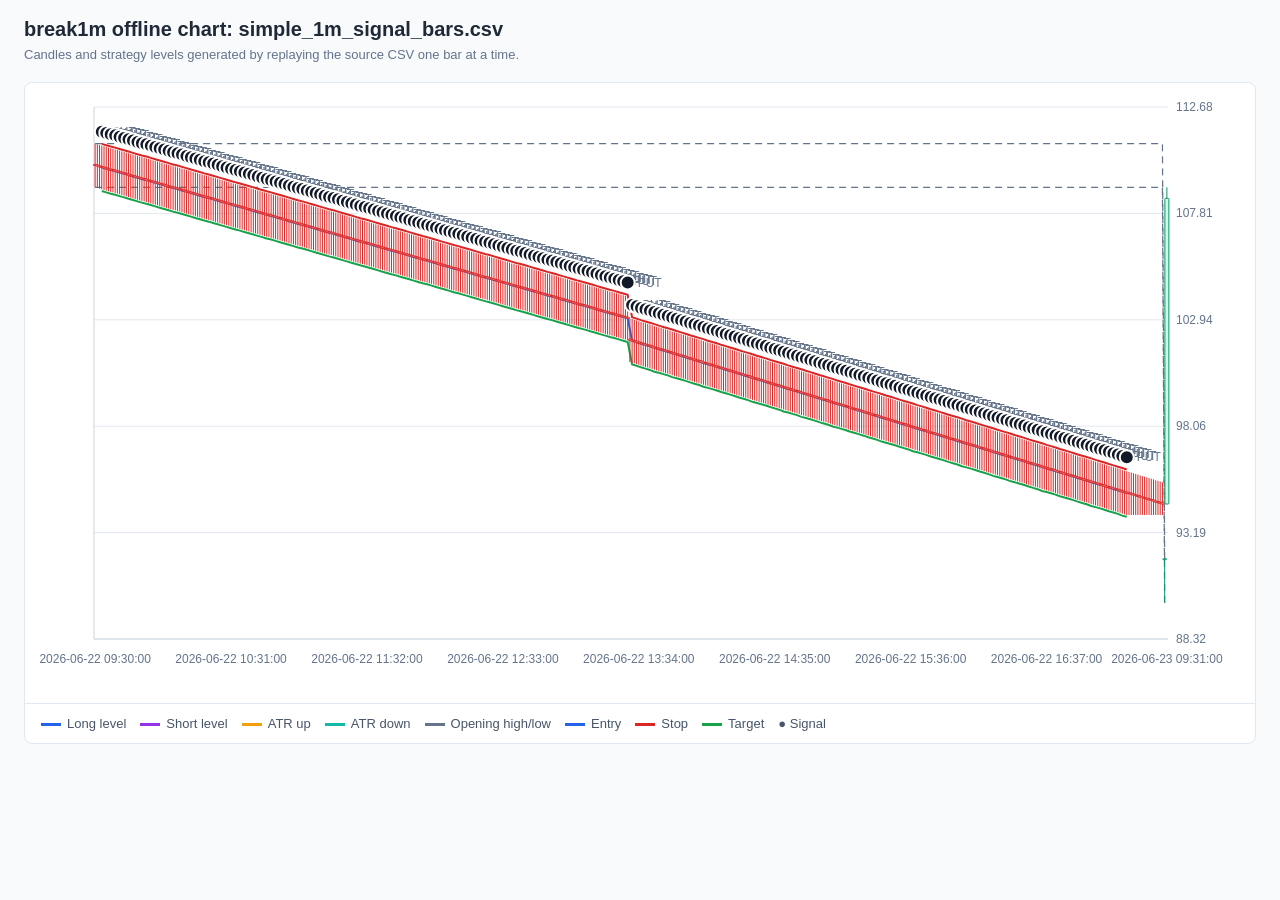
<file: break1m_chart.html>
<!doctype html>
<html lang="en">
<head>
  <meta charset="utf-8">
  <meta name="viewport" content="width=device-width, initial-scale=1">
  <title>break1m offline chart: simple_1m_signal_bars.csv</title>
  <style>
    body {
      margin: 0;
      font-family: Arial, sans-serif;
      color: #1f2937;
      background: #f8fafc;
    }
    header {
      padding: 18px 24px 8px;
    }
    h1 {
      margin: 0;
      font-size: 20px;
      font-weight: 700;
    }
    .meta {
      margin-top: 6px;
      color: #64748b;
      font-size: 13px;
    }
    .wrap {
      padding: 12px 24px 24px;
    }
    .panel {
      background: #ffffff;
      border: 1px solid #e2e8f0;
      border-radius: 8px;
      overflow: hidden;
    }
    svg {
      display: block;
      width: 100%;
      height: 620px;
    }
    .axis {
      stroke: #cbd5e1;
      stroke-width: 1;
    }
    .grid {
      stroke: #e2e8f0;
      stroke-width: 1;
    }
    .label {
      fill: #64748b;
      font-size: 12px;
    }
    .up {
      stroke: #059669;
      fill: #d1fae5;
    }
    .down {
      stroke: #dc2626;
      fill: #fee2e2;
    }
    .level-long {
      stroke: #2563eb;
      stroke-width: 1.5;
      stroke-dasharray: 5 4;
      fill: none;
    }
    .level-short {
      stroke: #9333ea;
      stroke-width: 1.5;
      stroke-dasharray: 5 4;
      fill: none;
    }
    .atr-up {
      stroke: #f59e0b;
      stroke-width: 1.5;
      fill: none;
    }
    .atr-dn {
      stroke: #14b8a6;
      stroke-width: 1.5;
      fill: none;
    }
    .opening-high, .opening-low {
      stroke: #64748b;
      stroke-width: 1.25;
      stroke-dasharray: 7 5;
      fill: none;
    }
    .entry { stroke: #2563eb; stroke-width: 2; fill: none; }
    .stop { stroke: #dc2626; stroke-width: 2; fill: none; }
    .target { stroke: #16a34a; stroke-width: 2; fill: none; }
    .signal {
      fill: #111827;
      stroke: #ffffff;
      stroke-width: 2;
    }
    .legend {
      display: flex;
      flex-wrap: wrap;
      gap: 14px;
      padding: 12px 16px;
      border-top: 1px solid #e2e8f0;
      font-size: 13px;
      color: #475569;
    }
    .swatch {
      display: inline-block;
      width: 20px;
      height: 3px;
      margin-right: 6px;
      vertical-align: middle;
    }
  </style>
</head>
<body>
  <header>
    <h1>break1m offline chart: simple_1m_signal_bars.csv</h1>
    <div class="meta">Candles and strategy levels generated by replaying the source CSV one bar at a time.</div>
  </header>
  <div class="wrap">
    <div class="panel">
      <svg id="chart" role="img" aria-label="break1m offline chart: simple_1m_signal_bars.csv"></svg>
      <div class="legend">
        <span><span class="swatch" style="background:#2563eb"></span>Long level</span>
        <span><span class="swatch" style="background:#9333ea"></span>Short level</span>
        <span><span class="swatch" style="background:#f59e0b"></span>ATR up</span>
        <span><span class="swatch" style="background:#14b8a6"></span>ATR down</span>
        <span><span class="swatch" style="background:#64748b"></span>Opening high/low</span>
        <span><span class="swatch" style="background:#2563eb"></span>Entry</span>
        <span><span class="swatch" style="background:#dc2626"></span>Stop</span>
        <span><span class="swatch" style="background:#16a34a"></span>Target</span>
        <span>● Signal</span>
      </div>
    </div>
  </div>
  <script>
    const rows = [{"index": 1, "time": "2026-06-22 09:30:00", "open": 110.05, "high": 111.0, "low": 109.0, "close": 110.0, "signal": null, "reason": null, "bias": null, "state": null, "openingHigh": 111.0, "openingLow": 109.0, "entry": null, "stop": null, "target": null, "longLevel": null, "shortLevel": null, "atrUp": null, "atrDn": null}, {"index": 2, "time": "2026-06-22 09:31:00", "open": 110.02, "high": 110.97, "low": 108.97, "close": 109.97, "signal": null, "reason": null, "bias": "down", "state": "down_wait_bounce", "openingHigh": 111.0, "openingLow": 109.0, "entry": null, "stop": null, "target": null, "longLevel": null, "shortLevel": null, "atrUp": null, "atrDn": null}, {"index": 3, "time": "2026-06-22 09:32:00", "open": 109.99, "high": 110.94, "low": 108.94, "close": 109.94, "signal": null, "reason": null, "bias": "down", "state": "down_wait_drop", "openingHigh": 111.0, "openingLow": 109.0, "entry": null, "stop": null, "target": null, "longLevel": null, "shortLevel": null, "atrUp": null, "atrDn": null}, {"index": 4, "time": "2026-06-22 09:33:00", "open": 109.96, "high": 110.91, "low": 108.91, "close": 109.91, "signal": "PUT", "reason": "Break1M PUT: retracement >= $2.00, continuation >= $2.00, R:R 1:1", "bias": "down", "state": "down_wait_bounce", "openingHigh": 111.0, "openingLow": 109.0, "entry": 109.91, "stop": 110.99, "target": 108.83, "longLevel": null, "shortLevel": null, "atrUp": null, "atrDn": null}, {"index": 5, "time": "2026-06-22 09:34:00", "open": 109.93, "high": 110.88, "low": 108.88, "close": 109.88, "signal": null, "reason": null, "bias": "down", "state": "down_wait_drop", "openingHigh": 111.0, "openingLow": 109.0, "entry": null, "stop": null, "target": null, "longLevel": null, "shortLevel": null, "atrUp": null, "atrDn": null}, {"index": 6, "time": "2026-06-22 09:35:00", "open": 109.9, "high": 110.85, "low": 108.85, "close": 109.85, "signal": "PUT", "reason": "Break1M PUT: retracement >= $2.00, continuation >= $2.00, R:R 1:1", "bias": "down", "state": "down_wait_bounce", "openingHigh": 111.0, "openingLow": 109.0, "entry": 109.85, "stop": 110.92999999999999, "target": 108.77, "longLevel": null, "shortLevel": null, "atrUp": null, "atrDn": null}, {"index": 7, "time": "2026-06-22 09:36:00", "open": 109.87, "high": 110.82, "low": 108.82, "close": 109.82, "signal": null, "reason": null, "bias": "down", "state": "down_wait_drop", "openingHigh": 111.0, "openingLow": 109.0, "entry": null, "stop": null, "target": null, "longLevel": null, "shortLevel": null, "atrUp": null, "atrDn": null}, {"index": 8, "time": "2026-06-22 09:37:00", "open": 109.84, "high": 110.79, "low": 108.79, "close": 109.79, "signal": "PUT", "reason": "Break1M PUT: retracement >= $2.00, continuation >= $2.00, R:R 1:1", "bias": "down", "state": "down_wait_bounce", "openingHigh": 111.0, "openingLow": 109.0, "entry": 109.79, "stop": 110.86999999999999, "target": 108.71000000000002, "longLevel": null, "shortLevel": null, "atrUp": null, "atrDn": null}, {"index": 9, "time": "2026-06-22 09:38:00", "open": 109.82, "high": 110.77, "low": 108.77, "close": 109.77, "signal": null, "reason": null, "bias": "down", "state": "down_wait_drop", "openingHigh": 111.0, "openingLow": 109.0, "entry": null, "stop": null, "target": null, "longLevel": null, "shortLevel": null, "atrUp": null, "atrDn": null}, {"index": 10, "time": "2026-06-22 09:39:00", "open": 109.79, "high": 110.74, "low": 108.74, "close": 109.74, "signal": "PUT", "reason": "Break1M PUT: retracement >= $2.00, continuation >= $2.00, R:R 1:1", "bias": "down", "state": "down_wait_bounce", "openingHigh": 111.0, "openingLow": 109.0, "entry": 109.74, "stop": 110.82, "target": 108.66, "longLevel": null, "shortLevel": null, "atrUp": null, "atrDn": null}, {"index": 11, "time": "2026-06-22 09:40:00", "open": 109.76, "high": 110.71, "low": 108.71, "close": 109.71, "signal": null, "reason": null, "bias": "down", "state": "down_wait_drop", "openingHigh": 111.0, "openingLow": 109.0, "entry": null, "stop": null, "target": null, "longLevel": null, "shortLevel": null, "atrUp": null, "atrDn": null}, {"index": 12, "time": "2026-06-22 09:41:00", "open": 109.73, "high": 110.68, "low": 108.68, "close": 109.68, "signal": "PUT", "reason": "Break1M PUT: retracement >= $2.00, continuation >= $2.00, R:R 1:1", "bias": "down", "state": "down_wait_bounce", "openingHigh": 111.0, "openingLow": 109.0, "entry": 109.68, "stop": 110.75999999999999, "target": 108.60000000000002, "longLevel": null, "shortLevel": null, "atrUp": null, "atrDn": null}, {"index": 13, "time": "2026-06-22 09:42:00", "open": 109.7, "high": 110.65, "low": 108.65, "close": 109.65, "signal": null, "reason": null, "bias": "down", "state": "down_wait_drop", "openingHigh": 111.0, "openingLow": 109.0, "entry": null, "stop": null, "target": null, "longLevel": null, "shortLevel": null, "atrUp": null, "atrDn": null}, {"index": 14, "time": "2026-06-22 09:43:00", "open": 109.67, "high": 110.62, "low": 108.62, "close": 109.62, "signal": "PUT", "reason": "Break1M PUT: retracement >= $2.00, continuation >= $2.00, R:R 1:1", "bias": "down", "state": "down_wait_bounce", "openingHigh": 111.0, "openingLow": 109.0, "entry": 109.62, "stop": 110.7, "target": 108.54, "longLevel": null, "shortLevel": null, "atrUp": null, "atrDn": null}, {"index": 15, "time": "2026-06-22 09:44:00", "open": 109.64, "high": 110.59, "low": 108.59, "close": 109.59, "signal": null, "reason": null, "bias": "down", "state": "down_wait_drop", "openingHigh": 111.0, "openingLow": 109.0, "entry": null, "stop": null, "target": null, "longLevel": null, "shortLevel": null, "atrUp": null, "atrDn": null}, {"index": 16, "time": "2026-06-22 09:45:00", "open": 109.61, "high": 110.56, "low": 108.56, "close": 109.56, "signal": "PUT", "reason": "Break1M PUT: retracement >= $2.00, continuation >= $2.00, R:R 1:1", "bias": "down", "state": "down_wait_bounce", "openingHigh": 111.0, "openingLow": 109.0, "entry": 109.56, "stop": 110.64, "target": 108.48, "longLevel": null, "shortLevel": null, "atrUp": null, "atrDn": null}, {"index": 17, "time": "2026-06-22 09:46:00", "open": 109.58, "high": 110.53, "low": 108.53, "close": 109.53, "signal": null, "reason": null, "bias": "down", "state": "down_wait_drop", "openingHigh": 111.0, "openingLow": 109.0, "entry": null, "stop": null, "target": null, "longLevel": null, "shortLevel": null, "atrUp": null, "atrDn": null}, {"index": 18, "time": "2026-06-22 09:47:00", "open": 109.55, "high": 110.5, "low": 108.5, "close": 109.5, "signal": "PUT", "reason": "Break1M PUT: retracement >= $2.00, continuation >= $2.00, R:R 1:1", "bias": "down", "state": "down_wait_bounce", "openingHigh": 111.0, "openingLow": 109.0, "entry": 109.5, "stop": 110.58, "target": 108.42, "longLevel": null, "shortLevel": null, "atrUp": null, "atrDn": null}, {"index": 19, "time": "2026-06-22 09:48:00", "open": 109.52, "high": 110.47, "low": 108.47, "close": 109.47, "signal": null, "reason": null, "bias": "down", "state": "down_wait_drop", "openingHigh": 111.0, "openingLow": 109.0, "entry": null, "stop": null, "target": null, "longLevel": null, "shortLevel": null, "atrUp": null, "atrDn": null}, {"index": 20, "time": "2026-06-22 09:49:00", "open": 109.49, "high": 110.44, "low": 108.44, "close": 109.44, "signal": "PUT", "reason": "Break1M PUT: retracement >= $2.00, continuation >= $2.00, R:R 1:1", "bias": "down", "state": "down_wait_bounce", "openingHigh": 111.0, "openingLow": 109.0, "entry": 109.44, "stop": 110.52, "target": 108.36, "longLevel": null, "shortLevel": null, "atrUp": null, "atrDn": null}, {"index": 21, "time": "2026-06-22 09:50:00", "open": 109.46, "high": 110.41, "low": 108.41, "close": 109.41, "signal": null, "reason": null, "bias": "down", "state": "down_wait_drop", "openingHigh": 111.0, "openingLow": 109.0, "entry": null, "stop": null, "target": null, "longLevel": null, "shortLevel": null, "atrUp": null, "atrDn": null}, {"index": 22, "time": "2026-06-22 09:51:00", "open": 109.43, "high": 110.38, "low": 108.38, "close": 109.38, "signal": "PUT", "reason": "Break1M PUT: retracement >= $2.00, continuation >= $2.00, R:R 1:1", "bias": "down", "state": "down_wait_bounce", "openingHigh": 111.0, "openingLow": 109.0, "entry": 109.38, "stop": 110.46, "target": 108.3, "longLevel": null, "shortLevel": null, "atrUp": null, "atrDn": null}, {"index": 23, "time": "2026-06-22 09:52:00", "open": 109.41, "high": 110.36, "low": 108.36, "close": 109.36, "signal": null, "reason": null, "bias": "down", "state": "down_wait_drop", "openingHigh": 111.0, "openingLow": 109.0, "entry": null, "stop": null, "target": null, "longLevel": null, "shortLevel": null, "atrUp": null, "atrDn": null}, {"index": 24, "time": "2026-06-22 09:53:00", "open": 109.38, "high": 110.33, "low": 108.33, "close": 109.33, "signal": "PUT", "reason": "Break1M PUT: retracement >= $2.00, continuation >= $2.00, R:R 1:1", "bias": "down", "state": "down_wait_bounce", "openingHigh": 111.0, "openingLow": 109.0, "entry": 109.33, "stop": 110.41, "target": 108.25, "longLevel": null, "shortLevel": null, "atrUp": null, "atrDn": null}, {"index": 25, "time": "2026-06-22 09:54:00", "open": 109.35, "high": 110.3, "low": 108.3, "close": 109.3, "signal": null, "reason": null, "bias": "down", "state": "down_wait_drop", "openingHigh": 111.0, "openingLow": 109.0, "entry": null, "stop": null, "target": null, "longLevel": null, "shortLevel": null, "atrUp": null, "atrDn": null}, {"index": 26, "time": "2026-06-22 09:55:00", "open": 109.32, "high": 110.27, "low": 108.27, "close": 109.27, "signal": "PUT", "reason": "Break1M PUT: retracement >= $2.00, continuation >= $2.00, R:R 1:1", "bias": "down", "state": "down_wait_bounce", "openingHigh": 111.0, "openingLow": 109.0, "entry": 109.27, "stop": 110.35, "target": 108.19, "longLevel": null, "shortLevel": null, "atrUp": null, "atrDn": null}, {"index": 27, "time": "2026-06-22 09:56:00", "open": 109.29, "high": 110.24, "low": 108.24, "close": 109.24, "signal": null, "reason": null, "bias": "down", "state": "down_wait_drop", "openingHigh": 111.0, "openingLow": 109.0, "entry": null, "stop": null, "target": null, "longLevel": null, "shortLevel": null, "atrUp": null, "atrDn": null}, {"index": 28, "time": "2026-06-22 09:57:00", "open": 109.26, "high": 110.21, "low": 108.21, "close": 109.21, "signal": "PUT", "reason": "Break1M PUT: retracement >= $2.00, continuation >= $2.00, R:R 1:1", "bias": "down", "state": "down_wait_bounce", "openingHigh": 111.0, "openingLow": 109.0, "entry": 109.21, "stop": 110.28999999999999, "target": 108.13, "longLevel": null, "shortLevel": null, "atrUp": null, "atrDn": null}, {"index": 29, "time": "2026-06-22 09:58:00", "open": 109.23, "high": 110.18, "low": 108.18, "close": 109.18, "signal": null, "reason": null, "bias": "down", "state": "down_wait_drop", "openingHigh": 111.0, "openingLow": 109.0, "entry": null, "stop": null, "target": null, "longLevel": null, "shortLevel": null, "atrUp": null, "atrDn": null}, {"index": 30, "time": "2026-06-22 09:59:00", "open": 109.2, "high": 110.15, "low": 108.15, "close": 109.15, "signal": "PUT", "reason": "Break1M PUT: retracement >= $2.00, continuation >= $2.00, R:R 1:1", "bias": "down", "state": "down_wait_bounce", "openingHigh": 111.0, "openingLow": 109.0, "entry": 109.15, "stop": 110.23, "target": 108.07000000000001, "longLevel": null, "shortLevel": null, "atrUp": null, "atrDn": null}, {"index": 31, "time": "2026-06-22 10:00:00", "open": 109.17, "high": 110.12, "low": 108.12, "close": 109.12, "signal": null, "reason": null, "bias": "down", "state": "down_wait_drop", "openingHigh": 111.0, "openingLow": 109.0, "entry": null, "stop": null, "target": null, "longLevel": null, "shortLevel": null, "atrUp": null, "atrDn": null}, {"index": 32, "time": "2026-06-22 10:01:00", "open": 109.14, "high": 110.09, "low": 108.09, "close": 109.09, "signal": "PUT", "reason": "Break1M PUT: retracement >= $2.00, continuation >= $2.00, R:R 1:1", "bias": "down", "state": "down_wait_bounce", "openingHigh": 111.0, "openingLow": 109.0, "entry": 109.09, "stop": 110.17, "target": 108.01, "longLevel": null, "shortLevel": null, "atrUp": null, "atrDn": null}, {"index": 33, "time": "2026-06-22 10:02:00", "open": 109.11, "high": 110.06, "low": 108.06, "close": 109.06, "signal": null, "reason": null, "bias": "down", "state": "down_wait_drop", "openingHigh": 111.0, "openingLow": 109.0, "entry": null, "stop": null, "target": null, "longLevel": null, "shortLevel": null, "atrUp": null, "atrDn": null}, {"index": 34, "time": "2026-06-22 10:03:00", "open": 109.08, "high": 110.03, "low": 108.03, "close": 109.03, "signal": "PUT", "reason": "Break1M PUT: retracement >= $2.00, continuation >= $2.00, R:R 1:1", "bias": "down", "state": "down_wait_bounce", "openingHigh": 111.0, "openingLow": 109.0, "entry": 109.03, "stop": 110.11, "target": 107.95, "longLevel": null, "shortLevel": null, "atrUp": null, "atrDn": null}, {"index": 35, "time": "2026-06-22 10:04:00", "open": 109.05, "high": 110.0, "low": 108.0, "close": 109.0, "signal": null, "reason": null, "bias": "down", "state": "down_wait_drop", "openingHigh": 111.0, "openingLow": 109.0, "entry": null, "stop": null, "target": null, "longLevel": null, "shortLevel": null, "atrUp": null, "atrDn": null}, {"index": 36, "time": "2026-06-22 10:05:00", "open": 109.02, "high": 109.97, "low": 107.97, "close": 108.97, "signal": "PUT", "reason": "Break1M PUT: retracement >= $2.00, continuation >= $2.00, R:R 1:1", "bias": "down", "state": "down_wait_bounce", "openingHigh": 111.0, "openingLow": 109.0, "entry": 108.97, "stop": 110.05, "target": 107.89, "longLevel": null, "shortLevel": null, "atrUp": null, "atrDn": null}, {"index": 37, "time": "2026-06-22 10:06:00", "open": 109.0, "high": 109.95, "low": 107.95, "close": 108.95, "signal": null, "reason": null, "bias": "down", "state": "down_wait_drop", "openingHigh": 111.0, "openingLow": 109.0, "entry": null, "stop": null, "target": null, "longLevel": null, "shortLevel": null, "atrUp": null, "atrDn": null}, {"index": 38, "time": "2026-06-22 10:07:00", "open": 108.97, "high": 109.92, "low": 107.92, "close": 108.92, "signal": "PUT", "reason": "Break1M PUT: retracement >= $2.00, continuation >= $2.00, R:R 1:1", "bias": "down", "state": "down_wait_bounce", "openingHigh": 111.0, "openingLow": 109.0, "entry": 108.92, "stop": 110.0, "target": 107.84, "longLevel": null, "shortLevel": null, "atrUp": null, "atrDn": null}, {"index": 39, "time": "2026-06-22 10:08:00", "open": 108.94, "high": 109.89, "low": 107.89, "close": 108.89, "signal": null, "reason": null, "bias": "down", "state": "down_wait_drop", "openingHigh": 111.0, "openingLow": 109.0, "entry": null, "stop": null, "target": null, "longLevel": null, "shortLevel": null, "atrUp": null, "atrDn": null}, {"index": 40, "time": "2026-06-22 10:09:00", "open": 108.91, "high": 109.86, "low": 107.86, "close": 108.86, "signal": "PUT", "reason": "Break1M PUT: retracement >= $2.00, continuation >= $2.00, R:R 1:1", "bias": "down", "state": "down_wait_bounce", "openingHigh": 111.0, "openingLow": 109.0, "entry": 108.86, "stop": 109.94, "target": 107.78, "longLevel": null, "shortLevel": null, "atrUp": null, "atrDn": null}, {"index": 41, "time": "2026-06-22 10:10:00", "open": 108.88, "high": 109.83, "low": 107.83, "close": 108.83, "signal": null, "reason": null, "bias": "down", "state": "down_wait_drop", "openingHigh": 111.0, "openingLow": 109.0, "entry": null, "stop": null, "target": null, "longLevel": null, "shortLevel": null, "atrUp": null, "atrDn": null}, {"index": 42, "time": "2026-06-22 10:11:00", "open": 108.85, "high": 109.8, "low": 107.8, "close": 108.8, "signal": "PUT", "reason": "Break1M PUT: retracement >= $2.00, continuation >= $2.00, R:R 1:1", "bias": "down", "state": "down_wait_bounce", "openingHigh": 111.0, "openingLow": 109.0, "entry": 108.8, "stop": 109.88, "target": 107.72, "longLevel": null, "shortLevel": null, "atrUp": null, "atrDn": null}, {"index": 43, "time": "2026-06-22 10:12:00", "open": 108.82, "high": 109.77, "low": 107.77, "close": 108.77, "signal": null, "reason": null, "bias": "down", "state": "down_wait_drop", "openingHigh": 111.0, "openingLow": 109.0, "entry": null, "stop": null, "target": null, "longLevel": null, "shortLevel": null, "atrUp": null, "atrDn": null}, {"index": 44, "time": "2026-06-22 10:13:00", "open": 108.79, "high": 109.74, "low": 107.74, "close": 108.74, "signal": "PUT", "reason": "Break1M PUT: retracement >= $2.00, continuation >= $2.00, R:R 1:1", "bias": "down", "state": "down_wait_bounce", "openingHigh": 111.0, "openingLow": 109.0, "entry": 108.74, "stop": 109.82, "target": 107.66, "longLevel": null, "shortLevel": null, "atrUp": null, "atrDn": null}, {"index": 45, "time": "2026-06-22 10:14:00", "open": 108.76, "high": 109.71, "low": 107.71, "close": 108.71, "signal": null, "reason": null, "bias": "down", "state": "down_wait_drop", "openingHigh": 111.0, "openingLow": 109.0, "entry": null, "stop": null, "target": null, "longLevel": null, "shortLevel": null, "atrUp": null, "atrDn": null}, {"index": 46, "time": "2026-06-22 10:15:00", "open": 108.73, "high": 109.68, "low": 107.68, "close": 108.68, "signal": "PUT", "reason": "Break1M PUT: retracement >= $2.00, continuation >= $2.00, R:R 1:1", "bias": "down", "state": "down_wait_bounce", "openingHigh": 111.0, "openingLow": 109.0, "entry": 108.68, "stop": 109.75999999999999, "target": 107.60000000000002, "longLevel": null, "shortLevel": null, "atrUp": null, "atrDn": null}, {"index": 47, "time": "2026-06-22 10:16:00", "open": 108.7, "high": 109.65, "low": 107.65, "close": 108.65, "signal": null, "reason": null, "bias": "down", "state": "down_wait_drop", "openingHigh": 111.0, "openingLow": 109.0, "entry": null, "stop": null, "target": null, "longLevel": null, "shortLevel": null, "atrUp": null, "atrDn": null}, {"index": 48, "time": "2026-06-22 10:17:00", "open": 108.67, "high": 109.62, "low": 107.62, "close": 108.62, "signal": "PUT", "reason": "Break1M PUT: retracement >= $2.00, continuation >= $2.00, R:R 1:1", "bias": "down", "state": "down_wait_bounce", "openingHigh": 111.0, "openingLow": 109.0, "entry": 108.62, "stop": 109.7, "target": 107.54, "longLevel": null, "shortLevel": null, "atrUp": null, "atrDn": null}, {"index": 49, "time": "2026-06-22 10:18:00", "open": 108.64, "high": 109.59, "low": 107.59, "close": 108.59, "signal": null, "reason": null, "bias": "down", "state": "down_wait_drop", "openingHigh": 111.0, "openingLow": 109.0, "entry": null, "stop": null, "target": null, "longLevel": null, "shortLevel": null, "atrUp": null, "atrDn": null}, {"index": 50, "time": "2026-06-22 10:19:00", "open": 108.61, "high": 109.56, "low": 107.56, "close": 108.56, "signal": "PUT", "reason": "Break1M PUT: retracement >= $2.00, continuation >= $2.00, R:R 1:1", "bias": "down", "state": "down_wait_bounce", "openingHigh": 111.0, "openingLow": 109.0, "entry": 108.56, "stop": 109.64, "target": 107.48, "longLevel": null, "shortLevel": null, "atrUp": null, "atrDn": null}, {"index": 51, "time": "2026-06-22 10:20:00", "open": 108.59, "high": 109.54, "low": 107.54, "close": 108.54, "signal": null, "reason": null, "bias": "down", "state": "down_wait_drop", "openingHigh": 111.0, "openingLow": 109.0, "entry": null, "stop": null, "target": null, "longLevel": null, "shortLevel": null, "atrUp": null, "atrDn": null}, {"index": 52, "time": "2026-06-22 10:21:00", "open": 108.56, "high": 109.51, "low": 107.51, "close": 108.51, "signal": "PUT", "reason": "Break1M PUT: retracement >= $2.00, continuation >= $2.00, R:R 1:1", "bias": "down", "state": "down_wait_bounce", "openingHigh": 111.0, "openingLow": 109.0, "entry": 108.51, "stop": 109.59, "target": 107.43, "longLevel": null, "shortLevel": null, "atrUp": null, "atrDn": null}, {"index": 53, "time": "2026-06-22 10:22:00", "open": 108.53, "high": 109.48, "low": 107.48, "close": 108.48, "signal": null, "reason": null, "bias": "down", "state": "down_wait_drop", "openingHigh": 111.0, "openingLow": 109.0, "entry": null, "stop": null, "target": null, "longLevel": null, "shortLevel": null, "atrUp": null, "atrDn": null}, {"index": 54, "time": "2026-06-22 10:23:00", "open": 108.5, "high": 109.45, "low": 107.45, "close": 108.45, "signal": "PUT", "reason": "Break1M PUT: retracement >= $2.00, continuation >= $2.00, R:R 1:1", "bias": "down", "state": "down_wait_bounce", "openingHigh": 111.0, "openingLow": 109.0, "entry": 108.45, "stop": 109.53, "target": 107.37, "longLevel": null, "shortLevel": null, "atrUp": null, "atrDn": null}, {"index": 55, "time": "2026-06-22 10:24:00", "open": 108.47, "high": 109.42, "low": 107.42, "close": 108.42, "signal": null, "reason": null, "bias": "down", "state": "down_wait_drop", "openingHigh": 111.0, "openingLow": 109.0, "entry": null, "stop": null, "target": null, "longLevel": null, "shortLevel": null, "atrUp": null, "atrDn": null}, {"index": 56, "time": "2026-06-22 10:25:00", "open": 108.44, "high": 109.39, "low": 107.39, "close": 108.39, "signal": "PUT", "reason": "Break1M PUT: retracement >= $2.00, continuation >= $2.00, R:R 1:1", "bias": "down", "state": "down_wait_bounce", "openingHigh": 111.0, "openingLow": 109.0, "entry": 108.39, "stop": 109.47, "target": 107.31, "longLevel": null, "shortLevel": null, "atrUp": null, "atrDn": null}, {"index": 57, "time": "2026-06-22 10:26:00", "open": 108.41, "high": 109.36, "low": 107.36, "close": 108.36, "signal": null, "reason": null, "bias": "down", "state": "down_wait_drop", "openingHigh": 111.0, "openingLow": 109.0, "entry": null, "stop": null, "target": null, "longLevel": null, "shortLevel": null, "atrUp": null, "atrDn": null}, {"index": 58, "time": "2026-06-22 10:27:00", "open": 108.38, "high": 109.33, "low": 107.33, "close": 108.33, "signal": "PUT", "reason": "Break1M PUT: retracement >= $2.00, continuation >= $2.00, R:R 1:1", "bias": "down", "state": "down_wait_bounce", "openingHigh": 111.0, "openingLow": 109.0, "entry": 108.33, "stop": 109.41, "target": 107.25, "longLevel": null, "shortLevel": null, "atrUp": null, "atrDn": null}, {"index": 59, "time": "2026-06-22 10:28:00", "open": 108.35, "high": 109.3, "low": 107.3, "close": 108.3, "signal": null, "reason": null, "bias": "down", "state": "down_wait_drop", "openingHigh": 111.0, "openingLow": 109.0, "entry": null, "stop": null, "target": null, "longLevel": null, "shortLevel": null, "atrUp": null, "atrDn": null}, {"index": 60, "time": "2026-06-22 10:29:00", "open": 108.32, "high": 109.27, "low": 107.27, "close": 108.27, "signal": "PUT", "reason": "Break1M PUT: retracement >= $2.00, continuation >= $2.00, R:R 1:1", "bias": "down", "state": "down_wait_bounce", "openingHigh": 111.0, "openingLow": 109.0, "entry": 108.27, "stop": 109.35, "target": 107.19, "longLevel": null, "shortLevel": null, "atrUp": null, "atrDn": null}, {"index": 61, "time": "2026-06-22 10:30:00", "open": 108.29, "high": 109.24, "low": 107.24, "close": 108.24, "signal": null, "reason": null, "bias": "down", "state": "down_wait_drop", "openingHigh": 111.0, "openingLow": 109.0, "entry": null, "stop": null, "target": null, "longLevel": null, "shortLevel": null, "atrUp": null, "atrDn": null}, {"index": 62, "time": "2026-06-22 10:31:00", "open": 108.26, "high": 109.21, "low": 107.21, "close": 108.21, "signal": "PUT", "reason": "Break1M PUT: retracement >= $2.00, continuation >= $2.00, R:R 1:1", "bias": "down", "state": "down_wait_bounce", "openingHigh": 111.0, "openingLow": 109.0, "entry": 108.21, "stop": 109.28999999999999, "target": 107.13, "longLevel": null, "shortLevel": null, "atrUp": null, "atrDn": null}, {"index": 63, "time": "2026-06-22 10:32:00", "open": 108.23, "high": 109.18, "low": 107.18, "close": 108.18, "signal": null, "reason": null, "bias": "down", "state": "down_wait_drop", "openingHigh": 111.0, "openingLow": 109.0, "entry": null, "stop": null, "target": null, "longLevel": null, "shortLevel": null, "atrUp": null, "atrDn": null}, {"index": 64, "time": "2026-06-22 10:33:00", "open": 108.2, "high": 109.15, "low": 107.15, "close": 108.15, "signal": "PUT", "reason": "Break1M PUT: retracement >= $2.00, continuation >= $2.00, R:R 1:1", "bias": "down", "state": "down_wait_bounce", "openingHigh": 111.0, "openingLow": 109.0, "entry": 108.15, "stop": 109.23, "target": 107.07000000000001, "longLevel": null, "shortLevel": null, "atrUp": null, "atrDn": null}, {"index": 65, "time": "2026-06-22 10:34:00", "open": 108.18, "high": 109.13, "low": 107.13, "close": 108.13, "signal": null, "reason": null, "bias": "down", "state": "down_wait_drop", "openingHigh": 111.0, "openingLow": 109.0, "entry": null, "stop": null, "target": null, "longLevel": null, "shortLevel": null, "atrUp": null, "atrDn": null}, {"index": 66, "time": "2026-06-22 10:35:00", "open": 108.15, "high": 109.1, "low": 107.1, "close": 108.1, "signal": "PUT", "reason": "Break1M PUT: retracement >= $2.00, continuation >= $2.00, R:R 1:1", "bias": "down", "state": "down_wait_bounce", "openingHigh": 111.0, "openingLow": 109.0, "entry": 108.1, "stop": 109.17999999999999, "target": 107.02, "longLevel": null, "shortLevel": null, "atrUp": null, "atrDn": null}, {"index": 67, "time": "2026-06-22 10:36:00", "open": 108.12, "high": 109.07, "low": 107.07, "close": 108.07, "signal": null, "reason": null, "bias": "down", "state": "down_wait_drop", "openingHigh": 111.0, "openingLow": 109.0, "entry": null, "stop": null, "target": null, "longLevel": null, "shortLevel": null, "atrUp": null, "atrDn": null}, {"index": 68, "time": "2026-06-22 10:37:00", "open": 108.09, "high": 109.04, "low": 107.04, "close": 108.04, "signal": "PUT", "reason": "Break1M PUT: retracement >= $2.00, continuation >= $2.00, R:R 1:1", "bias": "down", "state": "down_wait_bounce", "openingHigh": 111.0, "openingLow": 109.0, "entry": 108.04, "stop": 109.11999999999999, "target": 106.96000000000002, "longLevel": null, "shortLevel": null, "atrUp": null, "atrDn": null}, {"index": 69, "time": "2026-06-22 10:38:00", "open": 108.06, "high": 109.01, "low": 107.01, "close": 108.01, "signal": null, "reason": null, "bias": "down", "state": "down_wait_drop", "openingHigh": 111.0, "openingLow": 109.0, "entry": null, "stop": null, "target": null, "longLevel": null, "shortLevel": null, "atrUp": null, "atrDn": null}, {"index": 70, "time": "2026-06-22 10:39:00", "open": 108.03, "high": 108.98, "low": 106.98, "close": 107.98, "signal": "PUT", "reason": "Break1M PUT: retracement >= $2.00, continuation >= $2.00, R:R 1:1", "bias": "down", "state": "down_wait_bounce", "openingHigh": 111.0, "openingLow": 109.0, "entry": 107.98, "stop": 109.06, "target": 106.9, "longLevel": null, "shortLevel": null, "atrUp": null, "atrDn": null}, {"index": 71, "time": "2026-06-22 10:40:00", "open": 108.0, "high": 108.95, "low": 106.95, "close": 107.95, "signal": null, "reason": null, "bias": "down", "state": "down_wait_drop", "openingHigh": 111.0, "openingLow": 109.0, "entry": null, "stop": null, "target": null, "longLevel": null, "shortLevel": null, "atrUp": null, "atrDn": null}, {"index": 72, "time": "2026-06-22 10:41:00", "open": 107.97, "high": 108.92, "low": 106.92, "close": 107.92, "signal": "PUT", "reason": "Break1M PUT: retracement >= $2.00, continuation >= $2.00, R:R 1:1", "bias": "down", "state": "down_wait_bounce", "openingHigh": 111.0, "openingLow": 109.0, "entry": 107.92, "stop": 109.0, "target": 106.84, "longLevel": null, "shortLevel": null, "atrUp": null, "atrDn": null}, {"index": 73, "time": "2026-06-22 10:42:00", "open": 107.94, "high": 108.89, "low": 106.89, "close": 107.89, "signal": null, "reason": null, "bias": "down", "state": "down_wait_drop", "openingHigh": 111.0, "openingLow": 109.0, "entry": null, "stop": null, "target": null, "longLevel": null, "shortLevel": null, "atrUp": null, "atrDn": null}, {"index": 74, "time": "2026-06-22 10:43:00", "open": 107.91, "high": 108.86, "low": 106.86, "close": 107.86, "signal": "PUT", "reason": "Break1M PUT: retracement >= $2.00, continuation >= $2.00, R:R 1:1", "bias": "down", "state": "down_wait_bounce", "openingHigh": 111.0, "openingLow": 109.0, "entry": 107.86, "stop": 108.94, "target": 106.78, "longLevel": null, "shortLevel": null, "atrUp": null, "atrDn": null}, {"index": 75, "time": "2026-06-22 10:44:00", "open": 107.88, "high": 108.83, "low": 106.83, "close": 107.83, "signal": null, "reason": null, "bias": "down", "state": "down_wait_drop", "openingHigh": 111.0, "openingLow": 109.0, "entry": null, "stop": null, "target": null, "longLevel": null, "shortLevel": null, "atrUp": null, "atrDn": null}, {"index": 76, "time": "2026-06-22 10:45:00", "open": 107.85, "high": 108.8, "low": 106.8, "close": 107.8, "signal": "PUT", "reason": "Break1M PUT: retracement >= $2.00, continuation >= $2.00, R:R 1:1", "bias": "down", "state": "down_wait_bounce", "openingHigh": 111.0, "openingLow": 109.0, "entry": 107.8, "stop": 108.88, "target": 106.72, "longLevel": null, "shortLevel": null, "atrUp": null, "atrDn": null}, {"index": 77, "time": "2026-06-22 10:46:00", "open": 107.82, "high": 108.77, "low": 106.77, "close": 107.77, "signal": null, "reason": null, "bias": "down", "state": "down_wait_drop", "openingHigh": 111.0, "openingLow": 109.0, "entry": null, "stop": null, "target": null, "longLevel": null, "shortLevel": null, "atrUp": null, "atrDn": null}, {"index": 78, "time": "2026-06-22 10:47:00", "open": 107.79, "high": 108.74, "low": 106.74, "close": 107.74, "signal": "PUT", "reason": "Break1M PUT: retracement >= $2.00, continuation >= $2.00, R:R 1:1", "bias": "down", "state": "down_wait_bounce", "openingHigh": 111.0, "openingLow": 109.0, "entry": 107.74, "stop": 108.82, "target": 106.66, "longLevel": null, "shortLevel": null, "atrUp": null, "atrDn": null}, {"index": 79, "time": "2026-06-22 10:48:00", "open": 107.77, "high": 108.72, "low": 106.72, "close": 107.72, "signal": null, "reason": null, "bias": "down", "state": "down_wait_drop", "openingHigh": 111.0, "openingLow": 109.0, "entry": null, "stop": null, "target": null, "longLevel": null, "shortLevel": null, "atrUp": null, "atrDn": null}, {"index": 80, "time": "2026-06-22 10:49:00", "open": 107.74, "high": 108.69, "low": 106.69, "close": 107.69, "signal": "PUT", "reason": "Break1M PUT: retracement >= $2.00, continuation >= $2.00, R:R 1:1", "bias": "down", "state": "down_wait_bounce", "openingHigh": 111.0, "openingLow": 109.0, "entry": 107.69, "stop": 108.77, "target": 106.61, "longLevel": null, "shortLevel": null, "atrUp": null, "atrDn": null}, {"index": 81, "time": "2026-06-22 10:50:00", "open": 107.71, "high": 108.66, "low": 106.66, "close": 107.66, "signal": null, "reason": null, "bias": "down", "state": "down_wait_drop", "openingHigh": 111.0, "openingLow": 109.0, "entry": null, "stop": null, "target": null, "longLevel": null, "shortLevel": null, "atrUp": null, "atrDn": null}, {"index": 82, "time": "2026-06-22 10:51:00", "open": 107.68, "high": 108.63, "low": 106.63, "close": 107.63, "signal": "PUT", "reason": "Break1M PUT: retracement >= $2.00, continuation >= $2.00, R:R 1:1", "bias": "down", "state": "down_wait_bounce", "openingHigh": 111.0, "openingLow": 109.0, "entry": 107.63, "stop": 108.71, "target": 106.55, "longLevel": null, "shortLevel": null, "atrUp": null, "atrDn": null}, {"index": 83, "time": "2026-06-22 10:52:00", "open": 107.65, "high": 108.6, "low": 106.6, "close": 107.6, "signal": null, "reason": null, "bias": "down", "state": "down_wait_drop", "openingHigh": 111.0, "openingLow": 109.0, "entry": null, "stop": null, "target": null, "longLevel": null, "shortLevel": null, "atrUp": null, "atrDn": null}, {"index": 84, "time": "2026-06-22 10:53:00", "open": 107.62, "high": 108.57, "low": 106.57, "close": 107.57, "signal": "PUT", "reason": "Break1M PUT: retracement >= $2.00, continuation >= $2.00, R:R 1:1", "bias": "down", "state": "down_wait_bounce", "openingHigh": 111.0, "openingLow": 109.0, "entry": 107.57, "stop": 108.64999999999999, "target": 106.49, "longLevel": null, "shortLevel": null, "atrUp": null, "atrDn": null}, {"index": 85, "time": "2026-06-22 10:54:00", "open": 107.59, "high": 108.54, "low": 106.54, "close": 107.54, "signal": null, "reason": null, "bias": "down", "state": "down_wait_drop", "openingHigh": 111.0, "openingLow": 109.0, "entry": null, "stop": null, "target": null, "longLevel": null, "shortLevel": null, "atrUp": null, "atrDn": null}, {"index": 86, "time": "2026-06-22 10:55:00", "open": 107.56, "high": 108.51, "low": 106.51, "close": 107.51, "signal": "PUT", "reason": "Break1M PUT: retracement >= $2.00, continuation >= $2.00, R:R 1:1", "bias": "down", "state": "down_wait_bounce", "openingHigh": 111.0, "openingLow": 109.0, "entry": 107.51, "stop": 108.59, "target": 106.43, "longLevel": null, "shortLevel": null, "atrUp": null, "atrDn": null}, {"index": 87, "time": "2026-06-22 10:56:00", "open": 107.53, "high": 108.48, "low": 106.48, "close": 107.48, "signal": null, "reason": null, "bias": "down", "state": "down_wait_drop", "openingHigh": 111.0, "openingLow": 109.0, "entry": null, "stop": null, "target": null, "longLevel": null, "shortLevel": null, "atrUp": null, "atrDn": null}, {"index": 88, "time": "2026-06-22 10:57:00", "open": 107.5, "high": 108.45, "low": 106.45, "close": 107.45, "signal": "PUT", "reason": "Break1M PUT: retracement >= $2.00, continuation >= $2.00, R:R 1:1", "bias": "down", "state": "down_wait_bounce", "openingHigh": 111.0, "openingLow": 109.0, "entry": 107.45, "stop": 108.53, "target": 106.37, "longLevel": null, "shortLevel": null, "atrUp": null, "atrDn": null}, {"index": 89, "time": "2026-06-22 10:58:00", "open": 107.47, "high": 108.42, "low": 106.42, "close": 107.42, "signal": null, "reason": null, "bias": "down", "state": "down_wait_drop", "openingHigh": 111.0, "openingLow": 109.0, "entry": null, "stop": null, "target": null, "longLevel": null, "shortLevel": null, "atrUp": null, "atrDn": null}, {"index": 90, "time": "2026-06-22 10:59:00", "open": 107.44, "high": 108.39, "low": 106.39, "close": 107.39, "signal": "PUT", "reason": "Break1M PUT: retracement >= $2.00, continuation >= $2.00, R:R 1:1", "bias": "down", "state": "down_wait_bounce", "openingHigh": 111.0, "openingLow": 109.0, "entry": 107.39, "stop": 108.47, "target": 106.31, "longLevel": null, "shortLevel": null, "atrUp": null, "atrDn": null}, {"index": 91, "time": "2026-06-22 11:00:00", "open": 107.41, "high": 108.36, "low": 106.36, "close": 107.36, "signal": null, "reason": null, "bias": "down", "state": "down_wait_drop", "openingHigh": 111.0, "openingLow": 109.0, "entry": null, "stop": null, "target": null, "longLevel": null, "shortLevel": null, "atrUp": null, "atrDn": null}, {"index": 92, "time": "2026-06-22 11:01:00", "open": 107.38, "high": 108.33, "low": 106.33, "close": 107.33, "signal": "PUT", "reason": "Break1M PUT: retracement >= $2.00, continuation >= $2.00, R:R 1:1", "bias": "down", "state": "down_wait_bounce", "openingHigh": 111.0, "openingLow": 109.0, "entry": 107.33, "stop": 108.41, "target": 106.25, "longLevel": null, "shortLevel": null, "atrUp": null, "atrDn": null}, {"index": 93, "time": "2026-06-22 11:02:00", "open": 107.36, "high": 108.31, "low": 106.31, "close": 107.31, "signal": null, "reason": null, "bias": "down", "state": "down_wait_drop", "openingHigh": 111.0, "openingLow": 109.0, "entry": null, "stop": null, "target": null, "longLevel": null, "shortLevel": null, "atrUp": null, "atrDn": null}, {"index": 94, "time": "2026-06-22 11:03:00", "open": 107.33, "high": 108.28, "low": 106.28, "close": 107.28, "signal": "PUT", "reason": "Break1M PUT: retracement >= $2.00, continuation >= $2.00, R:R 1:1", "bias": "down", "state": "down_wait_bounce", "openingHigh": 111.0, "openingLow": 109.0, "entry": 107.28, "stop": 108.36, "target": 106.2, "longLevel": null, "shortLevel": null, "atrUp": null, "atrDn": null}, {"index": 95, "time": "2026-06-22 11:04:00", "open": 107.3, "high": 108.25, "low": 106.25, "close": 107.25, "signal": null, "reason": null, "bias": "down", "state": "down_wait_drop", "openingHigh": 111.0, "openingLow": 109.0, "entry": null, "stop": null, "target": null, "longLevel": null, "shortLevel": null, "atrUp": null, "atrDn": null}, {"index": 96, "time": "2026-06-22 11:05:00", "open": 107.27, "high": 108.22, "low": 106.22, "close": 107.22, "signal": "PUT", "reason": "Break1M PUT: retracement >= $2.00, continuation >= $2.00, R:R 1:1", "bias": "down", "state": "down_wait_bounce", "openingHigh": 111.0, "openingLow": 109.0, "entry": 107.22, "stop": 108.3, "target": 106.14, "longLevel": null, "shortLevel": null, "atrUp": null, "atrDn": null}, {"index": 97, "time": "2026-06-22 11:06:00", "open": 107.24, "high": 108.19, "low": 106.19, "close": 107.19, "signal": null, "reason": null, "bias": "down", "state": "down_wait_drop", "openingHigh": 111.0, "openingLow": 109.0, "entry": null, "stop": null, "target": null, "longLevel": null, "shortLevel": null, "atrUp": null, "atrDn": null}, {"index": 98, "time": "2026-06-22 11:07:00", "open": 107.21, "high": 108.16, "low": 106.16, "close": 107.16, "signal": "PUT", "reason": "Break1M PUT: retracement >= $2.00, continuation >= $2.00, R:R 1:1", "bias": "down", "state": "down_wait_bounce", "openingHigh": 111.0, "openingLow": 109.0, "entry": 107.16, "stop": 108.24, "target": 106.08, "longLevel": null, "shortLevel": null, "atrUp": null, "atrDn": null}, {"index": 99, "time": "2026-06-22 11:08:00", "open": 107.18, "high": 108.13, "low": 106.13, "close": 107.13, "signal": null, "reason": null, "bias": "down", "state": "down_wait_drop", "openingHigh": 111.0, "openingLow": 109.0, "entry": null, "stop": null, "target": null, "longLevel": null, "shortLevel": null, "atrUp": null, "atrDn": null}, {"index": 100, "time": "2026-06-22 11:09:00", "open": 107.15, "high": 108.1, "low": 106.1, "close": 107.1, "signal": "PUT", "reason": "Break1M PUT: retracement >= $2.00, continuation >= $2.00, R:R 1:1", "bias": "down", "state": "down_wait_bounce", "openingHigh": 111.0, "openingLow": 109.0, "entry": 107.1, "stop": 108.17999999999999, "target": 106.02, "longLevel": null, "shortLevel": null, "atrUp": null, "atrDn": null}, {"index": 101, "time": "2026-06-22 11:10:00", "open": 107.12, "high": 108.07, "low": 106.07, "close": 107.07, "signal": null, "reason": null, "bias": "down", "state": "down_wait_drop", "openingHigh": 111.0, "openingLow": 109.0, "entry": null, "stop": null, "target": null, "longLevel": null, "shortLevel": null, "atrUp": null, "atrDn": null}, {"index": 102, "time": "2026-06-22 11:11:00", "open": 107.09, "high": 108.04, "low": 106.04, "close": 107.04, "signal": "PUT", "reason": "Break1M PUT: retracement >= $2.00, continuation >= $2.00, R:R 1:1", "bias": "down", "state": "down_wait_bounce", "openingHigh": 111.0, "openingLow": 109.0, "entry": 107.04, "stop": 108.11999999999999, "target": 105.96000000000002, "longLevel": null, "shortLevel": null, "atrUp": null, "atrDn": null}, {"index": 103, "time": "2026-06-22 11:12:00", "open": 107.06, "high": 108.01, "low": 106.01, "close": 107.01, "signal": null, "reason": null, "bias": "down", "state": "down_wait_drop", "openingHigh": 111.0, "openingLow": 109.0, "entry": null, "stop": null, "target": null, "longLevel": null, "shortLevel": null, "atrUp": null, "atrDn": null}, {"index": 104, "time": "2026-06-22 11:13:00", "open": 107.03, "high": 107.98, "low": 105.98, "close": 106.98, "signal": "PUT", "reason": "Break1M PUT: retracement >= $2.00, continuation >= $2.00, R:R 1:1", "bias": "down", "state": "down_wait_bounce", "openingHigh": 111.0, "openingLow": 109.0, "entry": 106.98, "stop": 108.06, "target": 105.9, "longLevel": null, "shortLevel": null, "atrUp": null, "atrDn": null}, {"index": 105, "time": "2026-06-22 11:14:00", "open": 107.0, "high": 107.95, "low": 105.95, "close": 106.95, "signal": null, "reason": null, "bias": "down", "state": "down_wait_drop", "openingHigh": 111.0, "openingLow": 109.0, "entry": null, "stop": null, "target": null, "longLevel": null, "shortLevel": null, "atrUp": null, "atrDn": null}, {"index": 106, "time": "2026-06-22 11:15:00", "open": 106.97, "high": 107.92, "low": 105.92, "close": 106.92, "signal": "PUT", "reason": "Break1M PUT: retracement >= $2.00, continuation >= $2.00, R:R 1:1", "bias": "down", "state": "down_wait_bounce", "openingHigh": 111.0, "openingLow": 109.0, "entry": 106.92, "stop": 108.0, "target": 105.84, "longLevel": null, "shortLevel": null, "atrUp": null, "atrDn": null}, {"index": 107, "time": "2026-06-22 11:16:00", "open": 106.95, "high": 107.9, "low": 105.9, "close": 106.9, "signal": null, "reason": null, "bias": "down", "state": "down_wait_drop", "openingHigh": 111.0, "openingLow": 109.0, "entry": null, "stop": null, "target": null, "longLevel": null, "shortLevel": null, "atrUp": null, "atrDn": null}, {"index": 108, "time": "2026-06-22 11:17:00", "open": 106.92, "high": 107.87, "low": 105.87, "close": 106.87, "signal": "PUT", "reason": "Break1M PUT: retracement >= $2.00, continuation >= $2.00, R:R 1:1", "bias": "down", "state": "down_wait_bounce", "openingHigh": 111.0, "openingLow": 109.0, "entry": 106.87, "stop": 107.95, "target": 105.79, "longLevel": null, "shortLevel": null, "atrUp": null, "atrDn": null}, {"index": 109, "time": "2026-06-22 11:18:00", "open": 106.89, "high": 107.84, "low": 105.84, "close": 106.84, "signal": null, "reason": null, "bias": "down", "state": "down_wait_drop", "openingHigh": 111.0, "openingLow": 109.0, "entry": null, "stop": null, "target": null, "longLevel": null, "shortLevel": null, "atrUp": null, "atrDn": null}, {"index": 110, "time": "2026-06-22 11:19:00", "open": 106.86, "high": 107.81, "low": 105.81, "close": 106.81, "signal": "PUT", "reason": "Break1M PUT: retracement >= $2.00, continuation >= $2.00, R:R 1:1", "bias": "down", "state": "down_wait_bounce", "openingHigh": 111.0, "openingLow": 109.0, "entry": 106.81, "stop": 107.89, "target": 105.73, "longLevel": null, "shortLevel": null, "atrUp": null, "atrDn": null}, {"index": 111, "time": "2026-06-22 11:20:00", "open": 106.83, "high": 107.78, "low": 105.78, "close": 106.78, "signal": null, "reason": null, "bias": "down", "state": "down_wait_drop", "openingHigh": 111.0, "openingLow": 109.0, "entry": null, "stop": null, "target": null, "longLevel": null, "shortLevel": null, "atrUp": null, "atrDn": null}, {"index": 112, "time": "2026-06-22 11:21:00", "open": 106.8, "high": 107.75, "low": 105.75, "close": 106.75, "signal": "PUT", "reason": "Break1M PUT: retracement >= $2.00, continuation >= $2.00, R:R 1:1", "bias": "down", "state": "down_wait_bounce", "openingHigh": 111.0, "openingLow": 109.0, "entry": 106.75, "stop": 107.83, "target": 105.67, "longLevel": null, "shortLevel": null, "atrUp": null, "atrDn": null}, {"index": 113, "time": "2026-06-22 11:22:00", "open": 106.77, "high": 107.72, "low": 105.72, "close": 106.72, "signal": null, "reason": null, "bias": "down", "state": "down_wait_drop", "openingHigh": 111.0, "openingLow": 109.0, "entry": null, "stop": null, "target": null, "longLevel": null, "shortLevel": null, "atrUp": null, "atrDn": null}, {"index": 114, "time": "2026-06-22 11:23:00", "open": 106.74, "high": 107.69, "low": 105.69, "close": 106.69, "signal": "PUT", "reason": "Break1M PUT: retracement >= $2.00, continuation >= $2.00, R:R 1:1", "bias": "down", "state": "down_wait_bounce", "openingHigh": 111.0, "openingLow": 109.0, "entry": 106.69, "stop": 107.77, "target": 105.61, "longLevel": null, "shortLevel": null, "atrUp": null, "atrDn": null}, {"index": 115, "time": "2026-06-22 11:24:00", "open": 106.71, "high": 107.66, "low": 105.66, "close": 106.66, "signal": null, "reason": null, "bias": "down", "state": "down_wait_drop", "openingHigh": 111.0, "openingLow": 109.0, "entry": null, "stop": null, "target": null, "longLevel": null, "shortLevel": null, "atrUp": null, "atrDn": null}, {"index": 116, "time": "2026-06-22 11:25:00", "open": 106.68, "high": 107.63, "low": 105.63, "close": 106.63, "signal": "PUT", "reason": "Break1M PUT: retracement >= $2.00, continuation >= $2.00, R:R 1:1", "bias": "down", "state": "down_wait_bounce", "openingHigh": 111.0, "openingLow": 109.0, "entry": 106.63, "stop": 107.71, "target": 105.55, "longLevel": null, "shortLevel": null, "atrUp": null, "atrDn": null}, {"index": 117, "time": "2026-06-22 11:26:00", "open": 106.65, "high": 107.6, "low": 105.6, "close": 106.6, "signal": null, "reason": null, "bias": "down", "state": "down_wait_drop", "openingHigh": 111.0, "openingLow": 109.0, "entry": null, "stop": null, "target": null, "longLevel": null, "shortLevel": null, "atrUp": null, "atrDn": null}, {"index": 118, "time": "2026-06-22 11:27:00", "open": 106.62, "high": 107.57, "low": 105.57, "close": 106.57, "signal": "PUT", "reason": "Break1M PUT: retracement >= $2.00, continuation >= $2.00, R:R 1:1", "bias": "down", "state": "down_wait_bounce", "openingHigh": 111.0, "openingLow": 109.0, "entry": 106.57, "stop": 107.64999999999999, "target": 105.49, "longLevel": null, "shortLevel": null, "atrUp": null, "atrDn": null}, {"index": 119, "time": "2026-06-22 11:28:00", "open": 106.59, "high": 107.54, "low": 105.54, "close": 106.54, "signal": null, "reason": null, "bias": "down", "state": "down_wait_drop", "openingHigh": 111.0, "openingLow": 109.0, "entry": null, "stop": null, "target": null, "longLevel": null, "shortLevel": null, "atrUp": null, "atrDn": null}, {"index": 120, "time": "2026-06-22 11:29:00", "open": 106.56, "high": 107.51, "low": 105.51, "close": 106.51, "signal": "PUT", "reason": "Break1M PUT: retracement >= $2.00, continuation >= $2.00, R:R 1:1", "bias": "down", "state": "down_wait_bounce", "openingHigh": 111.0, "openingLow": 109.0, "entry": 106.51, "stop": 107.59, "target": 105.43, "longLevel": null, "shortLevel": null, "atrUp": null, "atrDn": null}, {"index": 121, "time": "2026-06-22 11:30:00", "open": 106.54, "high": 107.49, "low": 105.49, "close": 106.49, "signal": null, "reason": null, "bias": "down", "state": "down_wait_drop", "openingHigh": 111.0, "openingLow": 109.0, "entry": null, "stop": null, "target": null, "longLevel": null, "shortLevel": null, "atrUp": null, "atrDn": null}, {"index": 122, "time": "2026-06-22 11:31:00", "open": 106.51, "high": 107.46, "low": 105.46, "close": 106.46, "signal": "PUT", "reason": "Break1M PUT: retracement >= $2.00, continuation >= $2.00, R:R 1:1", "bias": "down", "state": "down_wait_bounce", "openingHigh": 111.0, "openingLow": 109.0, "entry": 106.46, "stop": 107.53999999999999, "target": 105.38, "longLevel": null, "shortLevel": null, "atrUp": null, "atrDn": null}, {"index": 123, "time": "2026-06-22 11:32:00", "open": 106.48, "high": 107.43, "low": 105.43, "close": 106.43, "signal": null, "reason": null, "bias": "down", "state": "down_wait_drop", "openingHigh": 111.0, "openingLow": 109.0, "entry": null, "stop": null, "target": null, "longLevel": null, "shortLevel": null, "atrUp": null, "atrDn": null}, {"index": 124, "time": "2026-06-22 11:33:00", "open": 106.45, "high": 107.4, "low": 105.4, "close": 106.4, "signal": "PUT", "reason": "Break1M PUT: retracement >= $2.00, continuation >= $2.00, R:R 1:1", "bias": "down", "state": "down_wait_bounce", "openingHigh": 111.0, "openingLow": 109.0, "entry": 106.4, "stop": 107.48, "target": 105.32000000000001, "longLevel": null, "shortLevel": null, "atrUp": null, "atrDn": null}, {"index": 125, "time": "2026-06-22 11:34:00", "open": 106.42, "high": 107.37, "low": 105.37, "close": 106.37, "signal": null, "reason": null, "bias": "down", "state": "down_wait_drop", "openingHigh": 111.0, "openingLow": 109.0, "entry": null, "stop": null, "target": null, "longLevel": null, "shortLevel": null, "atrUp": null, "atrDn": null}, {"index": 126, "time": "2026-06-22 11:35:00", "open": 106.39, "high": 107.34, "low": 105.34, "close": 106.34, "signal": "PUT", "reason": "Break1M PUT: retracement >= $2.00, continuation >= $2.00, R:R 1:1", "bias": "down", "state": "down_wait_bounce", "openingHigh": 111.0, "openingLow": 109.0, "entry": 106.34, "stop": 107.42, "target": 105.26, "longLevel": null, "shortLevel": null, "atrUp": null, "atrDn": null}, {"index": 127, "time": "2026-06-22 11:36:00", "open": 106.36, "high": 107.31, "low": 105.31, "close": 106.31, "signal": null, "reason": null, "bias": "down", "state": "down_wait_drop", "openingHigh": 111.0, "openingLow": 109.0, "entry": null, "stop": null, "target": null, "longLevel": null, "shortLevel": null, "atrUp": null, "atrDn": null}, {"index": 128, "time": "2026-06-22 11:37:00", "open": 106.33, "high": 107.28, "low": 105.28, "close": 106.28, "signal": "PUT", "reason": "Break1M PUT: retracement >= $2.00, continuation >= $2.00, R:R 1:1", "bias": "down", "state": "down_wait_bounce", "openingHigh": 111.0, "openingLow": 109.0, "entry": 106.28, "stop": 107.36, "target": 105.2, "longLevel": null, "shortLevel": null, "atrUp": null, "atrDn": null}, {"index": 129, "time": "2026-06-22 11:38:00", "open": 106.3, "high": 107.25, "low": 105.25, "close": 106.25, "signal": null, "reason": null, "bias": "down", "state": "down_wait_drop", "openingHigh": 111.0, "openingLow": 109.0, "entry": null, "stop": null, "target": null, "longLevel": null, "shortLevel": null, "atrUp": null, "atrDn": null}, {"index": 130, "time": "2026-06-22 11:39:00", "open": 106.27, "high": 107.22, "low": 105.22, "close": 106.22, "signal": "PUT", "reason": "Break1M PUT: retracement >= $2.00, continuation >= $2.00, R:R 1:1", "bias": "down", "state": "down_wait_bounce", "openingHigh": 111.0, "openingLow": 109.0, "entry": 106.22, "stop": 107.3, "target": 105.14, "longLevel": null, "shortLevel": null, "atrUp": null, "atrDn": null}, {"index": 131, "time": "2026-06-22 11:40:00", "open": 106.24, "high": 107.19, "low": 105.19, "close": 106.19, "signal": null, "reason": null, "bias": "down", "state": "down_wait_drop", "openingHigh": 111.0, "openingLow": 109.0, "entry": null, "stop": null, "target": null, "longLevel": null, "shortLevel": null, "atrUp": null, "atrDn": null}, {"index": 132, "time": "2026-06-22 11:41:00", "open": 106.21, "high": 107.16, "low": 105.16, "close": 106.16, "signal": "PUT", "reason": "Break1M PUT: retracement >= $2.00, continuation >= $2.00, R:R 1:1", "bias": "down", "state": "down_wait_bounce", "openingHigh": 111.0, "openingLow": 109.0, "entry": 106.16, "stop": 107.24, "target": 105.08, "longLevel": null, "shortLevel": null, "atrUp": null, "atrDn": null}, {"index": 133, "time": "2026-06-22 11:42:00", "open": 106.18, "high": 107.13, "low": 105.13, "close": 106.13, "signal": null, "reason": null, "bias": "down", "state": "down_wait_drop", "openingHigh": 111.0, "openingLow": 109.0, "entry": null, "stop": null, "target": null, "longLevel": null, "shortLevel": null, "atrUp": null, "atrDn": null}, {"index": 134, "time": "2026-06-22 11:43:00", "open": 106.15, "high": 107.1, "low": 105.1, "close": 106.1, "signal": "PUT", "reason": "Break1M PUT: retracement >= $2.00, continuation >= $2.00, R:R 1:1", "bias": "down", "state": "down_wait_bounce", "openingHigh": 111.0, "openingLow": 109.0, "entry": 106.1, "stop": 107.17999999999999, "target": 105.02, "longLevel": null, "shortLevel": null, "atrUp": null, "atrDn": null}, {"index": 135, "time": "2026-06-22 11:44:00", "open": 106.13, "high": 107.08, "low": 105.08, "close": 106.08, "signal": null, "reason": null, "bias": "down", "state": "down_wait_drop", "openingHigh": 111.0, "openingLow": 109.0, "entry": null, "stop": null, "target": null, "longLevel": null, "shortLevel": null, "atrUp": null, "atrDn": null}, {"index": 136, "time": "2026-06-22 11:45:00", "open": 106.1, "high": 107.05, "low": 105.05, "close": 106.05, "signal": "PUT", "reason": "Break1M PUT: retracement >= $2.00, continuation >= $2.00, R:R 1:1", "bias": "down", "state": "down_wait_bounce", "openingHigh": 111.0, "openingLow": 109.0, "entry": 106.05, "stop": 107.13, "target": 104.97, "longLevel": null, "shortLevel": null, "atrUp": null, "atrDn": null}, {"index": 137, "time": "2026-06-22 11:46:00", "open": 106.07, "high": 107.02, "low": 105.02, "close": 106.02, "signal": null, "reason": null, "bias": "down", "state": "down_wait_drop", "openingHigh": 111.0, "openingLow": 109.0, "entry": null, "stop": null, "target": null, "longLevel": null, "shortLevel": null, "atrUp": null, "atrDn": null}, {"index": 138, "time": "2026-06-22 11:47:00", "open": 106.04, "high": 106.99, "low": 104.99, "close": 105.99, "signal": "PUT", "reason": "Break1M PUT: retracement >= $2.00, continuation >= $2.00, R:R 1:1", "bias": "down", "state": "down_wait_bounce", "openingHigh": 111.0, "openingLow": 109.0, "entry": 105.99, "stop": 107.07, "target": 104.91, "longLevel": null, "shortLevel": null, "atrUp": null, "atrDn": null}, {"index": 139, "time": "2026-06-22 11:48:00", "open": 106.01, "high": 106.96, "low": 104.96, "close": 105.96, "signal": null, "reason": null, "bias": "down", "state": "down_wait_drop", "openingHigh": 111.0, "openingLow": 109.0, "entry": null, "stop": null, "target": null, "longLevel": null, "shortLevel": null, "atrUp": null, "atrDn": null}, {"index": 140, "time": "2026-06-22 11:49:00", "open": 105.98, "high": 106.93, "low": 104.93, "close": 105.93, "signal": "PUT", "reason": "Break1M PUT: retracement >= $2.00, continuation >= $2.00, R:R 1:1", "bias": "down", "state": "down_wait_bounce", "openingHigh": 111.0, "openingLow": 109.0, "entry": 105.93, "stop": 107.00999999999999, "target": 104.85000000000002, "longLevel": null, "shortLevel": null, "atrUp": null, "atrDn": null}, {"index": 141, "time": "2026-06-22 11:50:00", "open": 105.95, "high": 106.9, "low": 104.9, "close": 105.9, "signal": null, "reason": null, "bias": "down", "state": "down_wait_drop", "openingHigh": 111.0, "openingLow": 109.0, "entry": null, "stop": null, "target": null, "longLevel": null, "shortLevel": null, "atrUp": null, "atrDn": null}, {"index": 142, "time": "2026-06-22 11:51:00", "open": 105.92, "high": 106.87, "low": 104.87, "close": 105.87, "signal": "PUT", "reason": "Break1M PUT: retracement >= $2.00, continuation >= $2.00, R:R 1:1", "bias": "down", "state": "down_wait_bounce", "openingHigh": 111.0, "openingLow": 109.0, "entry": 105.87, "stop": 106.95, "target": 104.79, "longLevel": null, "shortLevel": null, "atrUp": null, "atrDn": null}, {"index": 143, "time": "2026-06-22 11:52:00", "open": 105.89, "high": 106.84, "low": 104.84, "close": 105.84, "signal": null, "reason": null, "bias": "down", "state": "down_wait_drop", "openingHigh": 111.0, "openingLow": 109.0, "entry": null, "stop": null, "target": null, "longLevel": null, "shortLevel": null, "atrUp": null, "atrDn": null}, {"index": 144, "time": "2026-06-22 11:53:00", "open": 105.86, "high": 106.81, "low": 104.81, "close": 105.81, "signal": "PUT", "reason": "Break1M PUT: retracement >= $2.00, continuation >= $2.00, R:R 1:1", "bias": "down", "state": "down_wait_bounce", "openingHigh": 111.0, "openingLow": 109.0, "entry": 105.81, "stop": 106.89, "target": 104.73, "longLevel": null, "shortLevel": null, "atrUp": null, "atrDn": null}, {"index": 145, "time": "2026-06-22 11:54:00", "open": 105.83, "high": 106.78, "low": 104.78, "close": 105.78, "signal": null, "reason": null, "bias": "down", "state": "down_wait_drop", "openingHigh": 111.0, "openingLow": 109.0, "entry": null, "stop": null, "target": null, "longLevel": null, "shortLevel": null, "atrUp": null, "atrDn": null}, {"index": 146, "time": "2026-06-22 11:55:00", "open": 105.8, "high": 106.75, "low": 104.75, "close": 105.75, "signal": "PUT", "reason": "Break1M PUT: retracement >= $2.00, continuation >= $2.00, R:R 1:1", "bias": "down", "state": "down_wait_bounce", "openingHigh": 111.0, "openingLow": 109.0, "entry": 105.75, "stop": 106.83, "target": 104.67, "longLevel": null, "shortLevel": null, "atrUp": null, "atrDn": null}, {"index": 147, "time": "2026-06-22 11:56:00", "open": 105.77, "high": 106.72, "low": 104.72, "close": 105.72, "signal": null, "reason": null, "bias": "down", "state": "down_wait_drop", "openingHigh": 111.0, "openingLow": 109.0, "entry": null, "stop": null, "target": null, "longLevel": null, "shortLevel": null, "atrUp": null, "atrDn": null}, {"index": 148, "time": "2026-06-22 11:57:00", "open": 105.74, "high": 106.69, "low": 104.69, "close": 105.69, "signal": "PUT", "reason": "Break1M PUT: retracement >= $2.00, continuation >= $2.00, R:R 1:1", "bias": "down", "state": "down_wait_bounce", "openingHigh": 111.0, "openingLow": 109.0, "entry": 105.69, "stop": 106.77, "target": 104.61, "longLevel": null, "shortLevel": null, "atrUp": null, "atrDn": null}, {"index": 149, "time": "2026-06-22 11:58:00", "open": 105.72, "high": 106.67, "low": 104.67, "close": 105.67, "signal": null, "reason": null, "bias": "down", "state": "down_wait_drop", "openingHigh": 111.0, "openingLow": 109.0, "entry": null, "stop": null, "target": null, "longLevel": null, "shortLevel": null, "atrUp": null, "atrDn": null}, {"index": 150, "time": "2026-06-22 11:59:00", "open": 105.69, "high": 106.64, "low": 104.64, "close": 105.64, "signal": "PUT", "reason": "Break1M PUT: retracement >= $2.00, continuation >= $2.00, R:R 1:1", "bias": "down", "state": "down_wait_bounce", "openingHigh": 111.0, "openingLow": 109.0, "entry": 105.64, "stop": 106.72, "target": 104.56, "longLevel": null, "shortLevel": null, "atrUp": null, "atrDn": null}, {"index": 151, "time": "2026-06-22 12:00:00", "open": 105.66, "high": 106.61, "low": 104.61, "close": 105.61, "signal": null, "reason": null, "bias": "down", "state": "down_wait_drop", "openingHigh": 111.0, "openingLow": 109.0, "entry": null, "stop": null, "target": null, "longLevel": null, "shortLevel": null, "atrUp": null, "atrDn": null}, {"index": 152, "time": "2026-06-22 12:01:00", "open": 105.63, "high": 106.58, "low": 104.58, "close": 105.58, "signal": "PUT", "reason": "Break1M PUT: retracement >= $2.00, continuation >= $2.00, R:R 1:1", "bias": "down", "state": "down_wait_bounce", "openingHigh": 111.0, "openingLow": 109.0, "entry": 105.58, "stop": 106.66, "target": 104.5, "longLevel": null, "shortLevel": null, "atrUp": null, "atrDn": null}, {"index": 153, "time": "2026-06-22 12:02:00", "open": 105.6, "high": 106.55, "low": 104.55, "close": 105.55, "signal": null, "reason": null, "bias": "down", "state": "down_wait_drop", "openingHigh": 111.0, "openingLow": 109.0, "entry": null, "stop": null, "target": null, "longLevel": null, "shortLevel": null, "atrUp": null, "atrDn": null}, {"index": 154, "time": "2026-06-22 12:03:00", "open": 105.57, "high": 106.52, "low": 104.52, "close": 105.52, "signal": "PUT", "reason": "Break1M PUT: retracement >= $2.00, continuation >= $2.00, R:R 1:1", "bias": "down", "state": "down_wait_bounce", "openingHigh": 111.0, "openingLow": 109.0, "entry": 105.52, "stop": 106.6, "target": 104.44, "longLevel": null, "shortLevel": null, "atrUp": null, "atrDn": null}, {"index": 155, "time": "2026-06-22 12:04:00", "open": 105.54, "high": 106.49, "low": 104.49, "close": 105.49, "signal": null, "reason": null, "bias": "down", "state": "down_wait_drop", "openingHigh": 111.0, "openingLow": 109.0, "entry": null, "stop": null, "target": null, "longLevel": null, "shortLevel": null, "atrUp": null, "atrDn": null}, {"index": 156, "time": "2026-06-22 12:05:00", "open": 105.51, "high": 106.46, "low": 104.46, "close": 105.46, "signal": "PUT", "reason": "Break1M PUT: retracement >= $2.00, continuation >= $2.00, R:R 1:1", "bias": "down", "state": "down_wait_bounce", "openingHigh": 111.0, "openingLow": 109.0, "entry": 105.46, "stop": 106.53999999999999, "target": 104.38, "longLevel": null, "shortLevel": null, "atrUp": null, "atrDn": null}, {"index": 157, "time": "2026-06-22 12:06:00", "open": 105.48, "high": 106.43, "low": 104.43, "close": 105.43, "signal": null, "reason": null, "bias": "down", "state": "down_wait_drop", "openingHigh": 111.0, "openingLow": 109.0, "entry": null, "stop": null, "target": null, "longLevel": null, "shortLevel": null, "atrUp": null, "atrDn": null}, {"index": 158, "time": "2026-06-22 12:07:00", "open": 105.45, "high": 106.4, "low": 104.4, "close": 105.4, "signal": "PUT", "reason": "Break1M PUT: retracement >= $2.00, continuation >= $2.00, R:R 1:1", "bias": "down", "state": "down_wait_bounce", "openingHigh": 111.0, "openingLow": 109.0, "entry": 105.4, "stop": 106.48, "target": 104.32000000000001, "longLevel": null, "shortLevel": null, "atrUp": null, "atrDn": null}, {"index": 159, "time": "2026-06-22 12:08:00", "open": 105.42, "high": 106.37, "low": 104.37, "close": 105.37, "signal": null, "reason": null, "bias": "down", "state": "down_wait_drop", "openingHigh": 111.0, "openingLow": 109.0, "entry": null, "stop": null, "target": null, "longLevel": null, "shortLevel": null, "atrUp": null, "atrDn": null}, {"index": 160, "time": "2026-06-22 12:09:00", "open": 105.39, "high": 106.34, "low": 104.34, "close": 105.34, "signal": "PUT", "reason": "Break1M PUT: retracement >= $2.00, continuation >= $2.00, R:R 1:1", "bias": "down", "state": "down_wait_bounce", "openingHigh": 111.0, "openingLow": 109.0, "entry": 105.34, "stop": 106.42, "target": 104.26, "longLevel": null, "shortLevel": null, "atrUp": null, "atrDn": null}, {"index": 161, "time": "2026-06-22 12:10:00", "open": 105.36, "high": 106.31, "low": 104.31, "close": 105.31, "signal": null, "reason": null, "bias": "down", "state": "down_wait_drop", "openingHigh": 111.0, "openingLow": 109.0, "entry": null, "stop": null, "target": null, "longLevel": null, "shortLevel": null, "atrUp": null, "atrDn": null}, {"index": 162, "time": "2026-06-22 12:11:00", "open": 105.33, "high": 106.28, "low": 104.28, "close": 105.28, "signal": "PUT", "reason": "Break1M PUT: retracement >= $2.00, continuation >= $2.00, R:R 1:1", "bias": "down", "state": "down_wait_bounce", "openingHigh": 111.0, "openingLow": 109.0, "entry": 105.28, "stop": 106.36, "target": 104.2, "longLevel": null, "shortLevel": null, "atrUp": null, "atrDn": null}, {"index": 163, "time": "2026-06-22 12:12:00", "open": 105.31, "high": 106.26, "low": 104.26, "close": 105.26, "signal": null, "reason": null, "bias": "down", "state": "down_wait_drop", "openingHigh": 111.0, "openingLow": 109.0, "entry": null, "stop": null, "target": null, "longLevel": null, "shortLevel": null, "atrUp": null, "atrDn": null}, {"index": 164, "time": "2026-06-22 12:13:00", "open": 105.28, "high": 106.23, "low": 104.23, "close": 105.23, "signal": "PUT", "reason": "Break1M PUT: retracement >= $2.00, continuation >= $2.00, R:R 1:1", "bias": "down", "state": "down_wait_bounce", "openingHigh": 111.0, "openingLow": 109.0, "entry": 105.23, "stop": 106.31, "target": 104.15, "longLevel": null, "shortLevel": null, "atrUp": null, "atrDn": null}, {"index": 165, "time": "2026-06-22 12:14:00", "open": 105.25, "high": 106.2, "low": 104.2, "close": 105.2, "signal": null, "reason": null, "bias": "down", "state": "down_wait_drop", "openingHigh": 111.0, "openingLow": 109.0, "entry": null, "stop": null, "target": null, "longLevel": null, "shortLevel": null, "atrUp": null, "atrDn": null}, {"index": 166, "time": "2026-06-22 12:15:00", "open": 105.22, "high": 106.17, "low": 104.17, "close": 105.17, "signal": "PUT", "reason": "Break1M PUT: retracement >= $2.00, continuation >= $2.00, R:R 1:1", "bias": "down", "state": "down_wait_bounce", "openingHigh": 111.0, "openingLow": 109.0, "entry": 105.17, "stop": 106.25, "target": 104.09, "longLevel": null, "shortLevel": null, "atrUp": null, "atrDn": null}, {"index": 167, "time": "2026-06-22 12:16:00", "open": 105.19, "high": 106.14, "low": 104.14, "close": 105.14, "signal": null, "reason": null, "bias": "down", "state": "down_wait_drop", "openingHigh": 111.0, "openingLow": 109.0, "entry": null, "stop": null, "target": null, "longLevel": null, "shortLevel": null, "atrUp": null, "atrDn": null}, {"index": 168, "time": "2026-06-22 12:17:00", "open": 105.16, "high": 106.11, "low": 104.11, "close": 105.11, "signal": "PUT", "reason": "Break1M PUT: retracement >= $2.00, continuation >= $2.00, R:R 1:1", "bias": "down", "state": "down_wait_bounce", "openingHigh": 111.0, "openingLow": 109.0, "entry": 105.11, "stop": 106.19, "target": 104.03, "longLevel": null, "shortLevel": null, "atrUp": null, "atrDn": null}, {"index": 169, "time": "2026-06-22 12:18:00", "open": 105.13, "high": 106.08, "low": 104.08, "close": 105.08, "signal": null, "reason": null, "bias": "down", "state": "down_wait_drop", "openingHigh": 111.0, "openingLow": 109.0, "entry": null, "stop": null, "target": null, "longLevel": null, "shortLevel": null, "atrUp": null, "atrDn": null}, {"index": 170, "time": "2026-06-22 12:19:00", "open": 105.1, "high": 106.05, "low": 104.05, "close": 105.05, "signal": "PUT", "reason": "Break1M PUT: retracement >= $2.00, continuation >= $2.00, R:R 1:1", "bias": "down", "state": "down_wait_bounce", "openingHigh": 111.0, "openingLow": 109.0, "entry": 105.05, "stop": 106.13, "target": 103.97, "longLevel": null, "shortLevel": null, "atrUp": null, "atrDn": null}, {"index": 171, "time": "2026-06-22 12:20:00", "open": 105.07, "high": 106.02, "low": 104.02, "close": 105.02, "signal": null, "reason": null, "bias": "down", "state": "down_wait_drop", "openingHigh": 111.0, "openingLow": 109.0, "entry": null, "stop": null, "target": null, "longLevel": null, "shortLevel": null, "atrUp": null, "atrDn": null}, {"index": 172, "time": "2026-06-22 12:21:00", "open": 105.04, "high": 105.99, "low": 103.99, "close": 104.99, "signal": "PUT", "reason": "Break1M PUT: retracement >= $2.00, continuation >= $2.00, R:R 1:1", "bias": "down", "state": "down_wait_bounce", "openingHigh": 111.0, "openingLow": 109.0, "entry": 104.99, "stop": 106.07, "target": 103.91, "longLevel": null, "shortLevel": null, "atrUp": null, "atrDn": null}, {"index": 173, "time": "2026-06-22 12:22:00", "open": 105.01, "high": 105.96, "low": 103.96, "close": 104.96, "signal": null, "reason": null, "bias": "down", "state": "down_wait_drop", "openingHigh": 111.0, "openingLow": 109.0, "entry": null, "stop": null, "target": null, "longLevel": null, "shortLevel": null, "atrUp": null, "atrDn": null}, {"index": 174, "time": "2026-06-22 12:23:00", "open": 104.98, "high": 105.93, "low": 103.93, "close": 104.93, "signal": "PUT", "reason": "Break1M PUT: retracement >= $2.00, continuation >= $2.00, R:R 1:1", "bias": "down", "state": "down_wait_bounce", "openingHigh": 111.0, "openingLow": 109.0, "entry": 104.93, "stop": 106.00999999999999, "target": 103.85000000000002, "longLevel": null, "shortLevel": null, "atrUp": null, "atrDn": null}, {"index": 175, "time": "2026-06-22 12:24:00", "open": 104.95, "high": 105.9, "low": 103.9, "close": 104.9, "signal": null, "reason": null, "bias": "down", "state": "down_wait_drop", "openingHigh": 111.0, "openingLow": 109.0, "entry": null, "stop": null, "target": null, "longLevel": null, "shortLevel": null, "atrUp": null, "atrDn": null}, {"index": 176, "time": "2026-06-22 12:25:00", "open": 104.92, "high": 105.87, "low": 103.87, "close": 104.87, "signal": "PUT", "reason": "Break1M PUT: retracement >= $2.00, continuation >= $2.00, R:R 1:1", "bias": "down", "state": "down_wait_bounce", "openingHigh": 111.0, "openingLow": 109.0, "entry": 104.87, "stop": 105.95, "target": 103.79, "longLevel": null, "shortLevel": null, "atrUp": null, "atrDn": null}, {"index": 177, "time": "2026-06-22 12:26:00", "open": 104.9, "high": 105.85, "low": 103.85, "close": 104.85, "signal": null, "reason": null, "bias": "down", "state": "down_wait_drop", "openingHigh": 111.0, "openingLow": 109.0, "entry": null, "stop": null, "target": null, "longLevel": null, "shortLevel": null, "atrUp": null, "atrDn": null}, {"index": 178, "time": "2026-06-22 12:27:00", "open": 104.87, "high": 105.82, "low": 103.82, "close": 104.82, "signal": "PUT", "reason": "Break1M PUT: retracement >= $2.00, continuation >= $2.00, R:R 1:1", "bias": "down", "state": "down_wait_bounce", "openingHigh": 111.0, "openingLow": 109.0, "entry": 104.82, "stop": 105.89999999999999, "target": 103.74, "longLevel": null, "shortLevel": null, "atrUp": null, "atrDn": null}, {"index": 179, "time": "2026-06-22 12:28:00", "open": 104.84, "high": 105.79, "low": 103.79, "close": 104.79, "signal": null, "reason": null, "bias": "down", "state": "down_wait_drop", "openingHigh": 111.0, "openingLow": 109.0, "entry": null, "stop": null, "target": null, "longLevel": null, "shortLevel": null, "atrUp": null, "atrDn": null}, {"index": 180, "time": "2026-06-22 12:29:00", "open": 104.81, "high": 105.76, "low": 103.76, "close": 104.76, "signal": "PUT", "reason": "Break1M PUT: retracement >= $2.00, continuation >= $2.00, R:R 1:1", "bias": "down", "state": "down_wait_bounce", "openingHigh": 111.0, "openingLow": 109.0, "entry": 104.76, "stop": 105.84, "target": 103.68, "longLevel": null, "shortLevel": null, "atrUp": null, "atrDn": null}, {"index": 181, "time": "2026-06-22 12:30:00", "open": 104.78, "high": 105.73, "low": 103.73, "close": 104.73, "signal": null, "reason": null, "bias": "down", "state": "down_wait_drop", "openingHigh": 111.0, "openingLow": 109.0, "entry": null, "stop": null, "target": null, "longLevel": null, "shortLevel": null, "atrUp": null, "atrDn": null}, {"index": 182, "time": "2026-06-22 12:31:00", "open": 104.75, "high": 105.7, "low": 103.7, "close": 104.7, "signal": "PUT", "reason": "Break1M PUT: retracement >= $2.00, continuation >= $2.00, R:R 1:1", "bias": "down", "state": "down_wait_bounce", "openingHigh": 111.0, "openingLow": 109.0, "entry": 104.7, "stop": 105.78, "target": 103.62, "longLevel": null, "shortLevel": null, "atrUp": null, "atrDn": null}, {"index": 183, "time": "2026-06-22 12:32:00", "open": 104.72, "high": 105.67, "low": 103.67, "close": 104.67, "signal": null, "reason": null, "bias": "down", "state": "down_wait_drop", "openingHigh": 111.0, "openingLow": 109.0, "entry": null, "stop": null, "target": null, "longLevel": null, "shortLevel": null, "atrUp": null, "atrDn": null}, {"index": 184, "time": "2026-06-22 12:33:00", "open": 104.69, "high": 105.64, "low": 103.64, "close": 104.64, "signal": "PUT", "reason": "Break1M PUT: retracement >= $2.00, continuation >= $2.00, R:R 1:1", "bias": "down", "state": "down_wait_bounce", "openingHigh": 111.0, "openingLow": 109.0, "entry": 104.64, "stop": 105.72, "target": 103.56, "longLevel": null, "shortLevel": null, "atrUp": null, "atrDn": null}, {"index": 185, "time": "2026-06-22 12:34:00", "open": 104.66, "high": 105.61, "low": 103.61, "close": 104.61, "signal": null, "reason": null, "bias": "down", "state": "down_wait_drop", "openingHigh": 111.0, "openingLow": 109.0, "entry": null, "stop": null, "target": null, "longLevel": null, "shortLevel": null, "atrUp": null, "atrDn": null}, {"index": 186, "time": "2026-06-22 12:35:00", "open": 104.63, "high": 105.58, "low": 103.58, "close": 104.58, "signal": "PUT", "reason": "Break1M PUT: retracement >= $2.00, continuation >= $2.00, R:R 1:1", "bias": "down", "state": "down_wait_bounce", "openingHigh": 111.0, "openingLow": 109.0, "entry": 104.58, "stop": 105.66, "target": 103.5, "longLevel": null, "shortLevel": null, "atrUp": null, "atrDn": null}, {"index": 187, "time": "2026-06-22 12:36:00", "open": 104.6, "high": 105.55, "low": 103.55, "close": 104.55, "signal": null, "reason": null, "bias": "down", "state": "down_wait_drop", "openingHigh": 111.0, "openingLow": 109.0, "entry": null, "stop": null, "target": null, "longLevel": null, "shortLevel": null, "atrUp": null, "atrDn": null}, {"index": 188, "time": "2026-06-22 12:37:00", "open": 104.57, "high": 105.52, "low": 103.52, "close": 104.52, "signal": "PUT", "reason": "Break1M PUT: retracement >= $2.00, continuation >= $2.00, R:R 1:1", "bias": "down", "state": "down_wait_bounce", "openingHigh": 111.0, "openingLow": 109.0, "entry": 104.52, "stop": 105.6, "target": 103.44, "longLevel": null, "shortLevel": null, "atrUp": null, "atrDn": null}, {"index": 189, "time": "2026-06-22 12:38:00", "open": 104.54, "high": 105.49, "low": 103.49, "close": 104.49, "signal": null, "reason": null, "bias": "down", "state": "down_wait_drop", "openingHigh": 111.0, "openingLow": 109.0, "entry": null, "stop": null, "target": null, "longLevel": null, "shortLevel": null, "atrUp": null, "atrDn": null}, {"index": 190, "time": "2026-06-22 12:39:00", "open": 104.51, "high": 105.46, "low": 103.46, "close": 104.46, "signal": "PUT", "reason": "Break1M PUT: retracement >= $2.00, continuation >= $2.00, R:R 1:1", "bias": "down", "state": "down_wait_bounce", "openingHigh": 111.0, "openingLow": 109.0, "entry": 104.46, "stop": 105.53999999999999, "target": 103.38, "longLevel": null, "shortLevel": null, "atrUp": null, "atrDn": null}, {"index": 191, "time": "2026-06-22 12:40:00", "open": 104.49, "high": 105.44, "low": 103.44, "close": 104.44, "signal": null, "reason": null, "bias": "down", "state": "down_wait_drop", "openingHigh": 111.0, "openingLow": 109.0, "entry": null, "stop": null, "target": null, "longLevel": null, "shortLevel": null, "atrUp": null, "atrDn": null}, {"index": 192, "time": "2026-06-22 12:41:00", "open": 104.46, "high": 105.41, "low": 103.41, "close": 104.41, "signal": "PUT", "reason": "Break1M PUT: retracement >= $2.00, continuation >= $2.00, R:R 1:1", "bias": "down", "state": "down_wait_bounce", "openingHigh": 111.0, "openingLow": 109.0, "entry": 104.41, "stop": 105.49, "target": 103.33, "longLevel": null, "shortLevel": null, "atrUp": null, "atrDn": null}, {"index": 193, "time": "2026-06-22 12:42:00", "open": 104.43, "high": 105.38, "low": 103.38, "close": 104.38, "signal": null, "reason": null, "bias": "down", "state": "down_wait_drop", "openingHigh": 111.0, "openingLow": 109.0, "entry": null, "stop": null, "target": null, "longLevel": null, "shortLevel": null, "atrUp": null, "atrDn": null}, {"index": 194, "time": "2026-06-22 12:43:00", "open": 104.4, "high": 105.35, "low": 103.35, "close": 104.35, "signal": "PUT", "reason": "Break1M PUT: retracement >= $2.00, continuation >= $2.00, R:R 1:1", "bias": "down", "state": "down_wait_bounce", "openingHigh": 111.0, "openingLow": 109.0, "entry": 104.35, "stop": 105.42999999999999, "target": 103.27, "longLevel": null, "shortLevel": null, "atrUp": null, "atrDn": null}, {"index": 195, "time": "2026-06-22 12:44:00", "open": 104.37, "high": 105.32, "low": 103.32, "close": 104.32, "signal": null, "reason": null, "bias": "down", "state": "down_wait_drop", "openingHigh": 111.0, "openingLow": 109.0, "entry": null, "stop": null, "target": null, "longLevel": null, "shortLevel": null, "atrUp": null, "atrDn": null}, {"index": 196, "time": "2026-06-22 12:45:00", "open": 104.34, "high": 105.29, "low": 103.29, "close": 104.29, "signal": "PUT", "reason": "Break1M PUT: retracement >= $2.00, continuation >= $2.00, R:R 1:1", "bias": "down", "state": "down_wait_bounce", "openingHigh": 111.0, "openingLow": 109.0, "entry": 104.29, "stop": 105.36999999999999, "target": 103.21000000000002, "longLevel": null, "shortLevel": null, "atrUp": null, "atrDn": null}, {"index": 197, "time": "2026-06-22 12:46:00", "open": 104.31, "high": 105.26, "low": 103.26, "close": 104.26, "signal": null, "reason": null, "bias": "down", "state": "down_wait_drop", "openingHigh": 111.0, "openingLow": 109.0, "entry": null, "stop": null, "target": null, "longLevel": null, "shortLevel": null, "atrUp": null, "atrDn": null}, {"index": 198, "time": "2026-06-22 12:47:00", "open": 104.28, "high": 105.23, "low": 103.23, "close": 104.23, "signal": "PUT", "reason": "Break1M PUT: retracement >= $2.00, continuation >= $2.00, R:R 1:1", "bias": "down", "state": "down_wait_bounce", "openingHigh": 111.0, "openingLow": 109.0, "entry": 104.23, "stop": 105.31, "target": 103.15, "longLevel": null, "shortLevel": null, "atrUp": null, "atrDn": null}, {"index": 199, "time": "2026-06-22 12:48:00", "open": 104.25, "high": 105.2, "low": 103.2, "close": 104.2, "signal": null, "reason": null, "bias": "down", "state": "down_wait_drop", "openingHigh": 111.0, "openingLow": 109.0, "entry": null, "stop": null, "target": null, "longLevel": null, "shortLevel": null, "atrUp": null, "atrDn": null}, {"index": 200, "time": "2026-06-22 12:49:00", "open": 104.22, "high": 105.17, "low": 103.17, "close": 104.17, "signal": "PUT", "reason": "Break1M PUT: retracement >= $2.00, continuation >= $2.00, R:R 1:1", "bias": "down", "state": "down_wait_bounce", "openingHigh": 111.0, "openingLow": 109.0, "entry": 104.17, "stop": 105.25, "target": 103.09, "longLevel": null, "shortLevel": null, "atrUp": null, "atrDn": null}, {"index": 201, "time": "2026-06-22 12:50:00", "open": 104.19, "high": 105.14, "low": 103.14, "close": 104.14, "signal": null, "reason": null, "bias": "down", "state": "down_wait_drop", "openingHigh": 111.0, "openingLow": 109.0, "entry": null, "stop": null, "target": null, "longLevel": null, "shortLevel": null, "atrUp": null, "atrDn": null}, {"index": 202, "time": "2026-06-22 12:51:00", "open": 104.16, "high": 105.11, "low": 103.11, "close": 104.11, "signal": "PUT", "reason": "Break1M PUT: retracement >= $2.00, continuation >= $2.00, R:R 1:1", "bias": "down", "state": "down_wait_bounce", "openingHigh": 111.0, "openingLow": 109.0, "entry": 104.11, "stop": 105.19, "target": 103.03, "longLevel": null, "shortLevel": null, "atrUp": null, "atrDn": null}, {"index": 203, "time": "2026-06-22 12:52:00", "open": 104.13, "high": 105.08, "low": 103.08, "close": 104.08, "signal": null, "reason": null, "bias": "down", "state": "down_wait_drop", "openingHigh": 111.0, "openingLow": 109.0, "entry": null, "stop": null, "target": null, "longLevel": null, "shortLevel": null, "atrUp": null, "atrDn": null}, {"index": 204, "time": "2026-06-22 12:53:00", "open": 104.1, "high": 105.05, "low": 103.05, "close": 104.05, "signal": "PUT", "reason": "Break1M PUT: retracement >= $2.00, continuation >= $2.00, R:R 1:1", "bias": "down", "state": "down_wait_bounce", "openingHigh": 111.0, "openingLow": 109.0, "entry": 104.05, "stop": 105.13, "target": 102.97, "longLevel": null, "shortLevel": null, "atrUp": null, "atrDn": null}, {"index": 205, "time": "2026-06-22 12:54:00", "open": 104.08, "high": 105.03, "low": 103.03, "close": 104.03, "signal": null, "reason": null, "bias": "down", "state": "down_wait_drop", "openingHigh": 111.0, "openingLow": 109.0, "entry": null, "stop": null, "target": null, "longLevel": null, "shortLevel": null, "atrUp": null, "atrDn": null}, {"index": 206, "time": "2026-06-22 12:55:00", "open": 104.05, "high": 105.0, "low": 103.0, "close": 104.0, "signal": "PUT", "reason": "Break1M PUT: retracement >= $2.00, continuation >= $2.00, R:R 1:1", "bias": "down", "state": "down_wait_bounce", "openingHigh": 111.0, "openingLow": 109.0, "entry": 104.0, "stop": 105.08, "target": 102.92, "longLevel": null, "shortLevel": null, "atrUp": null, "atrDn": null}, {"index": 207, "time": "2026-06-22 12:56:00", "open": 104.02, "high": 104.97, "low": 102.97, "close": 103.97, "signal": null, "reason": null, "bias": "down", "state": "down_wait_drop", "openingHigh": 111.0, "openingLow": 109.0, "entry": null, "stop": null, "target": null, "longLevel": null, "shortLevel": null, "atrUp": null, "atrDn": null}, {"index": 208, "time": "2026-06-22 12:57:00", "open": 103.99, "high": 104.94, "low": 102.94, "close": 103.94, "signal": "PUT", "reason": "Break1M PUT: retracement >= $2.00, continuation >= $2.00, R:R 1:1", "bias": "down", "state": "down_wait_bounce", "openingHigh": 111.0, "openingLow": 109.0, "entry": 103.94, "stop": 105.02, "target": 102.86, "longLevel": null, "shortLevel": null, "atrUp": null, "atrDn": null}, {"index": 209, "time": "2026-06-22 12:58:00", "open": 103.96, "high": 104.91, "low": 102.91, "close": 103.91, "signal": null, "reason": null, "bias": "down", "state": "down_wait_drop", "openingHigh": 111.0, "openingLow": 109.0, "entry": null, "stop": null, "target": null, "longLevel": null, "shortLevel": null, "atrUp": null, "atrDn": null}, {"index": 210, "time": "2026-06-22 12:59:00", "open": 103.93, "high": 104.88, "low": 102.88, "close": 103.88, "signal": "PUT", "reason": "Break1M PUT: retracement >= $2.00, continuation >= $2.00, R:R 1:1", "bias": "down", "state": "down_wait_bounce", "openingHigh": 111.0, "openingLow": 109.0, "entry": 103.88, "stop": 104.96, "target": 102.8, "longLevel": null, "shortLevel": null, "atrUp": null, "atrDn": null}, {"index": 211, "time": "2026-06-22 13:00:00", "open": 103.9, "high": 104.85, "low": 102.85, "close": 103.85, "signal": null, "reason": null, "bias": "down", "state": "down_wait_drop", "openingHigh": 111.0, "openingLow": 109.0, "entry": null, "stop": null, "target": null, "longLevel": null, "shortLevel": null, "atrUp": null, "atrDn": null}, {"index": 212, "time": "2026-06-22 13:01:00", "open": 103.87, "high": 104.82, "low": 102.82, "close": 103.82, "signal": "PUT", "reason": "Break1M PUT: retracement >= $2.00, continuation >= $2.00, R:R 1:1", "bias": "down", "state": "down_wait_bounce", "openingHigh": 111.0, "openingLow": 109.0, "entry": 103.82, "stop": 104.89999999999999, "target": 102.74, "longLevel": null, "shortLevel": null, "atrUp": null, "atrDn": null}, {"index": 213, "time": "2026-06-22 13:02:00", "open": 103.84, "high": 104.79, "low": 102.79, "close": 103.79, "signal": null, "reason": null, "bias": "down", "state": "down_wait_drop", "openingHigh": 111.0, "openingLow": 109.0, "entry": null, "stop": null, "target": null, "longLevel": null, "shortLevel": null, "atrUp": null, "atrDn": null}, {"index": 214, "time": "2026-06-22 13:03:00", "open": 103.81, "high": 104.76, "low": 102.76, "close": 103.76, "signal": "PUT", "reason": "Break1M PUT: retracement >= $2.00, continuation >= $2.00, R:R 1:1", "bias": "down", "state": "down_wait_bounce", "openingHigh": 111.0, "openingLow": 109.0, "entry": 103.76, "stop": 104.84, "target": 102.68, "longLevel": null, "shortLevel": null, "atrUp": null, "atrDn": null}, {"index": 215, "time": "2026-06-22 13:04:00", "open": 103.78, "high": 104.73, "low": 102.73, "close": 103.73, "signal": null, "reason": null, "bias": "down", "state": "down_wait_drop", "openingHigh": 111.0, "openingLow": 109.0, "entry": null, "stop": null, "target": null, "longLevel": null, "shortLevel": null, "atrUp": null, "atrDn": null}, {"index": 216, "time": "2026-06-22 13:05:00", "open": 103.75, "high": 104.7, "low": 102.7, "close": 103.7, "signal": "PUT", "reason": "Break1M PUT: retracement >= $2.00, continuation >= $2.00, R:R 1:1", "bias": "down", "state": "down_wait_bounce", "openingHigh": 111.0, "openingLow": 109.0, "entry": 103.7, "stop": 104.78, "target": 102.62, "longLevel": null, "shortLevel": null, "atrUp": null, "atrDn": null}, {"index": 217, "time": "2026-06-22 13:06:00", "open": 103.72, "high": 104.67, "low": 102.67, "close": 103.67, "signal": null, "reason": null, "bias": "down", "state": "down_wait_drop", "openingHigh": 111.0, "openingLow": 109.0, "entry": null, "stop": null, "target": null, "longLevel": null, "shortLevel": null, "atrUp": null, "atrDn": null}, {"index": 218, "time": "2026-06-22 13:07:00", "open": 103.69, "high": 104.64, "low": 102.64, "close": 103.64, "signal": "PUT", "reason": "Break1M PUT: retracement >= $2.00, continuation >= $2.00, R:R 1:1", "bias": "down", "state": "down_wait_bounce", "openingHigh": 111.0, "openingLow": 109.0, "entry": 103.64, "stop": 104.72, "target": 102.56, "longLevel": null, "shortLevel": null, "atrUp": null, "atrDn": null}, {"index": 219, "time": "2026-06-22 13:08:00", "open": 103.67, "high": 104.62, "low": 102.62, "close": 103.62, "signal": null, "reason": null, "bias": "down", "state": "down_wait_drop", "openingHigh": 111.0, "openingLow": 109.0, "entry": null, "stop": null, "target": null, "longLevel": null, "shortLevel": null, "atrUp": null, "atrDn": null}, {"index": 220, "time": "2026-06-22 13:09:00", "open": 103.64, "high": 104.59, "low": 102.59, "close": 103.59, "signal": "PUT", "reason": "Break1M PUT: retracement >= $2.00, continuation >= $2.00, R:R 1:1", "bias": "down", "state": "down_wait_bounce", "openingHigh": 111.0, "openingLow": 109.0, "entry": 103.59, "stop": 104.67, "target": 102.51, "longLevel": null, "shortLevel": null, "atrUp": null, "atrDn": null}, {"index": 221, "time": "2026-06-22 13:10:00", "open": 103.61, "high": 104.56, "low": 102.56, "close": 103.56, "signal": null, "reason": null, "bias": "down", "state": "down_wait_drop", "openingHigh": 111.0, "openingLow": 109.0, "entry": null, "stop": null, "target": null, "longLevel": null, "shortLevel": null, "atrUp": null, "atrDn": null}, {"index": 222, "time": "2026-06-22 13:11:00", "open": 103.58, "high": 104.53, "low": 102.53, "close": 103.53, "signal": "PUT", "reason": "Break1M PUT: retracement >= $2.00, continuation >= $2.00, R:R 1:1", "bias": "down", "state": "down_wait_bounce", "openingHigh": 111.0, "openingLow": 109.0, "entry": 103.53, "stop": 104.61, "target": 102.45, "longLevel": null, "shortLevel": null, "atrUp": null, "atrDn": null}, {"index": 223, "time": "2026-06-22 13:12:00", "open": 103.55, "high": 104.5, "low": 102.5, "close": 103.5, "signal": null, "reason": null, "bias": "down", "state": "down_wait_drop", "openingHigh": 111.0, "openingLow": 109.0, "entry": null, "stop": null, "target": null, "longLevel": null, "shortLevel": null, "atrUp": null, "atrDn": null}, {"index": 224, "time": "2026-06-22 13:13:00", "open": 103.52, "high": 104.47, "low": 102.47, "close": 103.47, "signal": "PUT", "reason": "Break1M PUT: retracement >= $2.00, continuation >= $2.00, R:R 1:1", "bias": "down", "state": "down_wait_bounce", "openingHigh": 111.0, "openingLow": 109.0, "entry": 103.47, "stop": 104.55, "target": 102.39, "longLevel": null, "shortLevel": null, "atrUp": null, "atrDn": null}, {"index": 225, "time": "2026-06-22 13:14:00", "open": 103.49, "high": 104.44, "low": 102.44, "close": 103.44, "signal": null, "reason": null, "bias": "down", "state": "down_wait_drop", "openingHigh": 111.0, "openingLow": 109.0, "entry": null, "stop": null, "target": null, "longLevel": null, "shortLevel": null, "atrUp": null, "atrDn": null}, {"index": 226, "time": "2026-06-22 13:15:00", "open": 103.46, "high": 104.41, "low": 102.41, "close": 103.41, "signal": "PUT", "reason": "Break1M PUT: retracement >= $2.00, continuation >= $2.00, R:R 1:1", "bias": "down", "state": "down_wait_bounce", "openingHigh": 111.0, "openingLow": 109.0, "entry": 103.41, "stop": 104.49, "target": 102.33, "longLevel": null, "shortLevel": null, "atrUp": null, "atrDn": null}, {"index": 227, "time": "2026-06-22 13:16:00", "open": 103.43, "high": 104.38, "low": 102.38, "close": 103.38, "signal": null, "reason": null, "bias": "down", "state": "down_wait_drop", "openingHigh": 111.0, "openingLow": 109.0, "entry": null, "stop": null, "target": null, "longLevel": null, "shortLevel": null, "atrUp": null, "atrDn": null}, {"index": 228, "time": "2026-06-22 13:17:00", "open": 103.4, "high": 104.35, "low": 102.35, "close": 103.35, "signal": "PUT", "reason": "Break1M PUT: retracement >= $2.00, continuation >= $2.00, R:R 1:1", "bias": "down", "state": "down_wait_bounce", "openingHigh": 111.0, "openingLow": 109.0, "entry": 103.35, "stop": 104.42999999999999, "target": 102.27, "longLevel": null, "shortLevel": null, "atrUp": null, "atrDn": null}, {"index": 229, "time": "2026-06-22 13:18:00", "open": 103.37, "high": 104.32, "low": 102.32, "close": 103.32, "signal": null, "reason": null, "bias": "down", "state": "down_wait_drop", "openingHigh": 111.0, "openingLow": 109.0, "entry": null, "stop": null, "target": null, "longLevel": null, "shortLevel": null, "atrUp": null, "atrDn": null}, {"index": 230, "time": "2026-06-22 13:19:00", "open": 103.34, "high": 104.29, "low": 102.29, "close": 103.29, "signal": "PUT", "reason": "Break1M PUT: retracement >= $2.00, continuation >= $2.00, R:R 1:1", "bias": "down", "state": "down_wait_bounce", "openingHigh": 111.0, "openingLow": 109.0, "entry": 103.29, "stop": 104.36999999999999, "target": 102.21000000000002, "longLevel": null, "shortLevel": null, "atrUp": null, "atrDn": null}, {"index": 231, "time": "2026-06-22 13:20:00", "open": 103.31, "high": 104.26, "low": 102.26, "close": 103.26, "signal": null, "reason": null, "bias": "down", "state": "down_wait_drop", "openingHigh": 111.0, "openingLow": 109.0, "entry": null, "stop": null, "target": null, "longLevel": null, "shortLevel": null, "atrUp": null, "atrDn": null}, {"index": 232, "time": "2026-06-22 13:21:00", "open": 103.28, "high": 104.23, "low": 102.23, "close": 103.23, "signal": "PUT", "reason": "Break1M PUT: retracement >= $2.00, continuation >= $2.00, R:R 1:1", "bias": "down", "state": "down_wait_bounce", "openingHigh": 111.0, "openingLow": 109.0, "entry": 103.23, "stop": 104.31, "target": 102.15, "longLevel": null, "shortLevel": null, "atrUp": null, "atrDn": null}, {"index": 233, "time": "2026-06-22 13:22:00", "open": 103.26, "high": 104.21, "low": 102.21, "close": 103.21, "signal": null, "reason": null, "bias": "down", "state": "down_wait_drop", "openingHigh": 111.0, "openingLow": 109.0, "entry": null, "stop": null, "target": null, "longLevel": null, "shortLevel": null, "atrUp": null, "atrDn": null}, {"index": 234, "time": "2026-06-22 13:23:00", "open": 103.23, "high": 104.18, "low": 102.18, "close": 103.18, "signal": "PUT", "reason": "Break1M PUT: retracement >= $2.00, continuation >= $2.00, R:R 1:1", "bias": "down", "state": "down_wait_bounce", "openingHigh": 111.0, "openingLow": 109.0, "entry": 103.18, "stop": 104.25999999999999, "target": 102.10000000000002, "longLevel": null, "shortLevel": null, "atrUp": null, "atrDn": null}, {"index": 235, "time": "2026-06-22 13:24:00", "open": 103.2, "high": 104.15, "low": 102.15, "close": 103.15, "signal": null, "reason": null, "bias": "down", "state": "down_wait_drop", "openingHigh": 111.0, "openingLow": 109.0, "entry": null, "stop": null, "target": null, "longLevel": null, "shortLevel": null, "atrUp": null, "atrDn": null}, {"index": 236, "time": "2026-06-22 13:25:00", "open": 103.17, "high": 104.12, "low": 102.12, "close": 103.12, "signal": "PUT", "reason": "Break1M PUT: retracement >= $2.00, continuation >= $2.00, R:R 1:1", "bias": "down", "state": "down_wait_bounce", "openingHigh": 111.0, "openingLow": 109.0, "entry": 103.12, "stop": 104.2, "target": 102.04, "longLevel": null, "shortLevel": null, "atrUp": null, "atrDn": null}, {"index": 237, "time": "2026-06-22 13:26:00", "open": 103.14, "high": 104.09, "low": 102.09, "close": 103.09, "signal": null, "reason": null, "bias": "down", "state": "down_wait_drop", "openingHigh": 111.0, "openingLow": 109.0, "entry": null, "stop": null, "target": null, "longLevel": null, "shortLevel": null, "atrUp": null, "atrDn": null}, {"index": 238, "time": "2026-06-22 13:27:00", "open": 103.11, "high": 104.06, "low": 102.06, "close": 103.06, "signal": "PUT", "reason": "Break1M PUT: retracement >= $2.00, continuation >= $2.00, R:R 1:1", "bias": "down", "state": "down_wait_bounce", "openingHigh": 111.0, "openingLow": 109.0, "entry": 103.06, "stop": 104.14, "target": 101.98, "longLevel": null, "shortLevel": null, "atrUp": null, "atrDn": null}, {"index": 239, "time": "2026-06-22 13:28:00", "open": 103.08, "high": 104.03, "low": 102.03, "close": 103.03, "signal": null, "reason": null, "bias": "down", "state": "down_wait_drop", "openingHigh": 111.0, "openingLow": 109.0, "entry": null, "stop": null, "target": null, "longLevel": null, "shortLevel": null, "atrUp": null, "atrDn": null}, {"index": 240, "time": "2026-06-22 13:29:00", "open": 103.05, "high": 104.0, "low": 102.0, "close": 103.0, "signal": "PUT", "reason": "Break1M PUT: retracement >= $2.00, continuation >= $2.00, R:R 1:1", "bias": "down", "state": "down_wait_bounce", "openingHigh": 111.0, "openingLow": 109.0, "entry": 103.0, "stop": 104.08, "target": 101.92, "longLevel": null, "shortLevel": null, "atrUp": null, "atrDn": null}, {"index": 241, "time": "2026-06-22 13:30:00", "open": 102.05, "high": 103.0, "low": 101.0, "close": 102.0, "signal": null, "reason": null, "bias": "down", "state": "down_wait_drop", "openingHigh": 111.0, "openingLow": 109.0, "entry": null, "stop": null, "target": null, "longLevel": null, "shortLevel": null, "atrUp": null, "atrDn": null}, {"index": 242, "time": "2026-06-22 13:31:00", "open": 102.02, "high": 102.97, "low": 100.97, "close": 101.97, "signal": "PUT", "reason": "Break1M PUT: retracement >= $2.00, continuation >= $2.00, R:R 1:1", "bias": "down", "state": "down_wait_bounce", "openingHigh": 111.0, "openingLow": 109.0, "entry": 101.97, "stop": 103.05, "target": 100.89, "longLevel": null, "shortLevel": null, "atrUp": null, "atrDn": null}, {"index": 243, "time": "2026-06-22 13:32:00", "open": 101.99, "high": 102.94, "low": 100.94, "close": 101.94, "signal": null, "reason": null, "bias": "down", "state": "down_wait_drop", "openingHigh": 111.0, "openingLow": 109.0, "entry": null, "stop": null, "target": null, "longLevel": null, "shortLevel": null, "atrUp": null, "atrDn": null}, {"index": 244, "time": "2026-06-22 13:33:00", "open": 101.96, "high": 102.91, "low": 100.91, "close": 101.91, "signal": "PUT", "reason": "Break1M PUT: retracement >= $2.00, continuation >= $2.00, R:R 1:1", "bias": "down", "state": "down_wait_bounce", "openingHigh": 111.0, "openingLow": 109.0, "entry": 101.91, "stop": 102.99, "target": 100.83, "longLevel": null, "shortLevel": null, "atrUp": null, "atrDn": null}, {"index": 245, "time": "2026-06-22 13:34:00", "open": 101.92, "high": 102.87, "low": 100.87, "close": 101.87, "signal": null, "reason": null, "bias": "down", "state": "down_wait_drop", "openingHigh": 111.0, "openingLow": 109.0, "entry": null, "stop": null, "target": null, "longLevel": null, "shortLevel": null, "atrUp": null, "atrDn": null}, {"index": 246, "time": "2026-06-22 13:35:00", "open": 101.89, "high": 102.84, "low": 100.84, "close": 101.84, "signal": "PUT", "reason": "Break1M PUT: retracement >= $2.00, continuation >= $2.00, R:R 1:1", "bias": "down", "state": "down_wait_bounce", "openingHigh": 111.0, "openingLow": 109.0, "entry": 101.84, "stop": 102.92, "target": 100.76, "longLevel": null, "shortLevel": null, "atrUp": null, "atrDn": null}, {"index": 247, "time": "2026-06-22 13:36:00", "open": 101.86, "high": 102.81, "low": 100.81, "close": 101.81, "signal": null, "reason": null, "bias": "down", "state": "down_wait_drop", "openingHigh": 111.0, "openingLow": 109.0, "entry": null, "stop": null, "target": null, "longLevel": null, "shortLevel": null, "atrUp": null, "atrDn": null}, {"index": 248, "time": "2026-06-22 13:37:00", "open": 101.83, "high": 102.78, "low": 100.78, "close": 101.78, "signal": "PUT", "reason": "Break1M PUT: retracement >= $2.00, continuation >= $2.00, R:R 1:1", "bias": "down", "state": "down_wait_bounce", "openingHigh": 111.0, "openingLow": 109.0, "entry": 101.78, "stop": 102.86, "target": 100.7, "longLevel": null, "shortLevel": null, "atrUp": null, "atrDn": null}, {"index": 249, "time": "2026-06-22 13:38:00", "open": 101.8, "high": 102.75, "low": 100.75, "close": 101.75, "signal": null, "reason": null, "bias": "down", "state": "down_wait_drop", "openingHigh": 111.0, "openingLow": 109.0, "entry": null, "stop": null, "target": null, "longLevel": null, "shortLevel": null, "atrUp": null, "atrDn": null}, {"index": 250, "time": "2026-06-22 13:39:00", "open": 101.77, "high": 102.72, "low": 100.72, "close": 101.72, "signal": "PUT", "reason": "Break1M PUT: retracement >= $2.00, continuation >= $2.00, R:R 1:1", "bias": "down", "state": "down_wait_bounce", "openingHigh": 111.0, "openingLow": 109.0, "entry": 101.72, "stop": 102.8, "target": 100.64, "longLevel": null, "shortLevel": null, "atrUp": null, "atrDn": null}, {"index": 251, "time": "2026-06-22 13:40:00", "open": 101.74, "high": 102.69, "low": 100.69, "close": 101.69, "signal": null, "reason": null, "bias": "down", "state": "down_wait_drop", "openingHigh": 111.0, "openingLow": 109.0, "entry": null, "stop": null, "target": null, "longLevel": null, "shortLevel": null, "atrUp": null, "atrDn": null}, {"index": 252, "time": "2026-06-22 13:41:00", "open": 101.7, "high": 102.65, "low": 100.65, "close": 101.65, "signal": "PUT", "reason": "Break1M PUT: retracement >= $2.00, continuation >= $2.00, R:R 1:1", "bias": "down", "state": "down_wait_bounce", "openingHigh": 111.0, "openingLow": 109.0, "entry": 101.65, "stop": 102.74, "target": 100.56000000000002, "longLevel": null, "shortLevel": null, "atrUp": null, "atrDn": null}, {"index": 253, "time": "2026-06-22 13:42:00", "open": 101.67, "high": 102.62, "low": 100.62, "close": 101.62, "signal": null, "reason": null, "bias": "down", "state": "down_wait_drop", "openingHigh": 111.0, "openingLow": 109.0, "entry": null, "stop": null, "target": null, "longLevel": null, "shortLevel": null, "atrUp": null, "atrDn": null}, {"index": 254, "time": "2026-06-22 13:43:00", "open": 101.64, "high": 102.59, "low": 100.59, "close": 101.59, "signal": "PUT", "reason": "Break1M PUT: retracement >= $2.00, continuation >= $2.00, R:R 1:1", "bias": "down", "state": "down_wait_bounce", "openingHigh": 111.0, "openingLow": 109.0, "entry": 101.59, "stop": 102.67, "target": 100.51, "longLevel": null, "shortLevel": null, "atrUp": null, "atrDn": null}, {"index": 255, "time": "2026-06-22 13:44:00", "open": 101.61, "high": 102.56, "low": 100.56, "close": 101.56, "signal": null, "reason": null, "bias": "down", "state": "down_wait_drop", "openingHigh": 111.0, "openingLow": 109.0, "entry": null, "stop": null, "target": null, "longLevel": null, "shortLevel": null, "atrUp": null, "atrDn": null}, {"index": 256, "time": "2026-06-22 13:45:00", "open": 101.58, "high": 102.53, "low": 100.53, "close": 101.53, "signal": "PUT", "reason": "Break1M PUT: retracement >= $2.00, continuation >= $2.00, R:R 1:1", "bias": "down", "state": "down_wait_bounce", "openingHigh": 111.0, "openingLow": 109.0, "entry": 101.53, "stop": 102.61, "target": 100.45, "longLevel": null, "shortLevel": null, "atrUp": null, "atrDn": null}, {"index": 257, "time": "2026-06-22 13:46:00", "open": 101.55, "high": 102.5, "low": 100.5, "close": 101.5, "signal": null, "reason": null, "bias": "down", "state": "down_wait_drop", "openingHigh": 111.0, "openingLow": 109.0, "entry": null, "stop": null, "target": null, "longLevel": null, "shortLevel": null, "atrUp": null, "atrDn": null}, {"index": 258, "time": "2026-06-22 13:47:00", "open": 101.52, "high": 102.47, "low": 100.47, "close": 101.47, "signal": "PUT", "reason": "Break1M PUT: retracement >= $2.00, continuation >= $2.00, R:R 1:1", "bias": "down", "state": "down_wait_bounce", "openingHigh": 111.0, "openingLow": 109.0, "entry": 101.47, "stop": 102.55, "target": 100.39, "longLevel": null, "shortLevel": null, "atrUp": null, "atrDn": null}, {"index": 259, "time": "2026-06-22 13:48:00", "open": 101.49, "high": 102.44, "low": 100.44, "close": 101.44, "signal": null, "reason": null, "bias": "down", "state": "down_wait_drop", "openingHigh": 111.0, "openingLow": 109.0, "entry": null, "stop": null, "target": null, "longLevel": null, "shortLevel": null, "atrUp": null, "atrDn": null}, {"index": 260, "time": "2026-06-22 13:49:00", "open": 101.45, "high": 102.4, "low": 100.4, "close": 101.4, "signal": "PUT", "reason": "Break1M PUT: retracement >= $2.00, continuation >= $2.00, R:R 1:1", "bias": "down", "state": "down_wait_bounce", "openingHigh": 111.0, "openingLow": 109.0, "entry": 101.4, "stop": 102.49, "target": 100.31000000000002, "longLevel": null, "shortLevel": null, "atrUp": null, "atrDn": null}, {"index": 261, "time": "2026-06-22 13:50:00", "open": 101.42, "high": 102.37, "low": 100.37, "close": 101.37, "signal": null, "reason": null, "bias": "down", "state": "down_wait_drop", "openingHigh": 111.0, "openingLow": 109.0, "entry": null, "stop": null, "target": null, "longLevel": null, "shortLevel": null, "atrUp": null, "atrDn": null}, {"index": 262, "time": "2026-06-22 13:51:00", "open": 101.39, "high": 102.34, "low": 100.34, "close": 101.34, "signal": "PUT", "reason": "Break1M PUT: retracement >= $2.00, continuation >= $2.00, R:R 1:1", "bias": "down", "state": "down_wait_bounce", "openingHigh": 111.0, "openingLow": 109.0, "entry": 101.34, "stop": 102.42, "target": 100.26, "longLevel": null, "shortLevel": null, "atrUp": null, "atrDn": null}, {"index": 263, "time": "2026-06-22 13:52:00", "open": 101.36, "high": 102.31, "low": 100.31, "close": 101.31, "signal": null, "reason": null, "bias": "down", "state": "down_wait_drop", "openingHigh": 111.0, "openingLow": 109.0, "entry": null, "stop": null, "target": null, "longLevel": null, "shortLevel": null, "atrUp": null, "atrDn": null}, {"index": 264, "time": "2026-06-22 13:53:00", "open": 101.33, "high": 102.28, "low": 100.28, "close": 101.28, "signal": "PUT", "reason": "Break1M PUT: retracement >= $2.00, continuation >= $2.00, R:R 1:1", "bias": "down", "state": "down_wait_bounce", "openingHigh": 111.0, "openingLow": 109.0, "entry": 101.28, "stop": 102.36, "target": 100.2, "longLevel": null, "shortLevel": null, "atrUp": null, "atrDn": null}, {"index": 265, "time": "2026-06-22 13:54:00", "open": 101.3, "high": 102.25, "low": 100.25, "close": 101.25, "signal": null, "reason": null, "bias": "down", "state": "down_wait_drop", "openingHigh": 111.0, "openingLow": 109.0, "entry": null, "stop": null, "target": null, "longLevel": null, "shortLevel": null, "atrUp": null, "atrDn": null}, {"index": 266, "time": "2026-06-22 13:55:00", "open": 101.27, "high": 102.22, "low": 100.22, "close": 101.22, "signal": "PUT", "reason": "Break1M PUT: retracement >= $2.00, continuation >= $2.00, R:R 1:1", "bias": "down", "state": "down_wait_bounce", "openingHigh": 111.0, "openingLow": 109.0, "entry": 101.22, "stop": 102.3, "target": 100.14, "longLevel": null, "shortLevel": null, "atrUp": null, "atrDn": null}, {"index": 267, "time": "2026-06-22 13:56:00", "open": 101.23, "high": 102.18, "low": 100.18, "close": 101.18, "signal": null, "reason": null, "bias": "down", "state": "down_wait_drop", "openingHigh": 111.0, "openingLow": 109.0, "entry": null, "stop": null, "target": null, "longLevel": null, "shortLevel": null, "atrUp": null, "atrDn": null}, {"index": 268, "time": "2026-06-22 13:57:00", "open": 101.2, "high": 102.15, "low": 100.15, "close": 101.15, "signal": "PUT", "reason": "Break1M PUT: retracement >= $2.00, continuation >= $2.00, R:R 1:1", "bias": "down", "state": "down_wait_bounce", "openingHigh": 111.0, "openingLow": 109.0, "entry": 101.15, "stop": 102.23, "target": 100.07000000000001, "longLevel": null, "shortLevel": null, "atrUp": null, "atrDn": null}, {"index": 269, "time": "2026-06-22 13:58:00", "open": 101.17, "high": 102.12, "low": 100.12, "close": 101.12, "signal": null, "reason": null, "bias": "down", "state": "down_wait_drop", "openingHigh": 111.0, "openingLow": 109.0, "entry": null, "stop": null, "target": null, "longLevel": null, "shortLevel": null, "atrUp": null, "atrDn": null}, {"index": 270, "time": "2026-06-22 13:59:00", "open": 101.14, "high": 102.09, "low": 100.09, "close": 101.09, "signal": "PUT", "reason": "Break1M PUT: retracement >= $2.00, continuation >= $2.00, R:R 1:1", "bias": "down", "state": "down_wait_bounce", "openingHigh": 111.0, "openingLow": 109.0, "entry": 101.09, "stop": 102.17, "target": 100.01, "longLevel": null, "shortLevel": null, "atrUp": null, "atrDn": null}, {"index": 271, "time": "2026-06-22 14:00:00", "open": 101.11, "high": 102.06, "low": 100.06, "close": 101.06, "signal": null, "reason": null, "bias": "down", "state": "down_wait_drop", "openingHigh": 111.0, "openingLow": 109.0, "entry": null, "stop": null, "target": null, "longLevel": null, "shortLevel": null, "atrUp": null, "atrDn": null}, {"index": 272, "time": "2026-06-22 14:01:00", "open": 101.08, "high": 102.03, "low": 100.03, "close": 101.03, "signal": "PUT", "reason": "Break1M PUT: retracement >= $2.00, continuation >= $2.00, R:R 1:1", "bias": "down", "state": "down_wait_bounce", "openingHigh": 111.0, "openingLow": 109.0, "entry": 101.03, "stop": 102.11, "target": 99.95, "longLevel": null, "shortLevel": null, "atrUp": null, "atrDn": null}, {"index": 273, "time": "2026-06-22 14:02:00", "open": 101.05, "high": 102.0, "low": 100.0, "close": 101.0, "signal": null, "reason": null, "bias": "down", "state": "down_wait_drop", "openingHigh": 111.0, "openingLow": 109.0, "entry": null, "stop": null, "target": null, "longLevel": null, "shortLevel": null, "atrUp": null, "atrDn": null}, {"index": 274, "time": "2026-06-22 14:03:00", "open": 101.01, "high": 101.96, "low": 99.96, "close": 100.96, "signal": "PUT", "reason": "Break1M PUT: retracement >= $2.00, continuation >= $2.00, R:R 1:1", "bias": "down", "state": "down_wait_bounce", "openingHigh": 111.0, "openingLow": 109.0, "entry": 100.96, "stop": 102.05, "target": 99.86999999999999, "longLevel": null, "shortLevel": null, "atrUp": null, "atrDn": null}, {"index": 275, "time": "2026-06-22 14:04:00", "open": 100.98, "high": 101.93, "low": 99.93, "close": 100.93, "signal": null, "reason": null, "bias": "down", "state": "down_wait_drop", "openingHigh": 111.0, "openingLow": 109.0, "entry": null, "stop": null, "target": null, "longLevel": null, "shortLevel": null, "atrUp": null, "atrDn": null}, {"index": 276, "time": "2026-06-22 14:05:00", "open": 100.95, "high": 101.9, "low": 99.9, "close": 100.9, "signal": "PUT", "reason": "Break1M PUT: retracement >= $2.00, continuation >= $2.00, R:R 1:1", "bias": "down", "state": "down_wait_bounce", "openingHigh": 111.0, "openingLow": 109.0, "entry": 100.9, "stop": 101.98, "target": 99.82000000000001, "longLevel": null, "shortLevel": null, "atrUp": null, "atrDn": null}, {"index": 277, "time": "2026-06-22 14:06:00", "open": 100.92, "high": 101.87, "low": 99.87, "close": 100.87, "signal": null, "reason": null, "bias": "down", "state": "down_wait_drop", "openingHigh": 111.0, "openingLow": 109.0, "entry": null, "stop": null, "target": null, "longLevel": null, "shortLevel": null, "atrUp": null, "atrDn": null}, {"index": 278, "time": "2026-06-22 14:07:00", "open": 100.89, "high": 101.84, "low": 99.84, "close": 100.84, "signal": "PUT", "reason": "Break1M PUT: retracement >= $2.00, continuation >= $2.00, R:R 1:1", "bias": "down", "state": "down_wait_bounce", "openingHigh": 111.0, "openingLow": 109.0, "entry": 100.84, "stop": 101.92, "target": 99.76, "longLevel": null, "shortLevel": null, "atrUp": null, "atrDn": null}, {"index": 279, "time": "2026-06-22 14:08:00", "open": 100.86, "high": 101.81, "low": 99.81, "close": 100.81, "signal": null, "reason": null, "bias": "down", "state": "down_wait_drop", "openingHigh": 111.0, "openingLow": 109.0, "entry": null, "stop": null, "target": null, "longLevel": null, "shortLevel": null, "atrUp": null, "atrDn": null}, {"index": 280, "time": "2026-06-22 14:09:00", "open": 100.83, "high": 101.78, "low": 99.78, "close": 100.78, "signal": "PUT", "reason": "Break1M PUT: retracement >= $2.00, continuation >= $2.00, R:R 1:1", "bias": "down", "state": "down_wait_bounce", "openingHigh": 111.0, "openingLow": 109.0, "entry": 100.78, "stop": 101.86, "target": 99.7, "longLevel": null, "shortLevel": null, "atrUp": null, "atrDn": null}, {"index": 281, "time": "2026-06-22 14:10:00", "open": 100.79, "high": 101.74, "low": 99.74, "close": 100.74, "signal": null, "reason": null, "bias": "down", "state": "down_wait_drop", "openingHigh": 111.0, "openingLow": 109.0, "entry": null, "stop": null, "target": null, "longLevel": null, "shortLevel": null, "atrUp": null, "atrDn": null}, {"index": 282, "time": "2026-06-22 14:11:00", "open": 100.76, "high": 101.71, "low": 99.71, "close": 100.71, "signal": "PUT", "reason": "Break1M PUT: retracement >= $2.00, continuation >= $2.00, R:R 1:1", "bias": "down", "state": "down_wait_bounce", "openingHigh": 111.0, "openingLow": 109.0, "entry": 100.71, "stop": 101.78999999999999, "target": 99.63, "longLevel": null, "shortLevel": null, "atrUp": null, "atrDn": null}, {"index": 283, "time": "2026-06-22 14:12:00", "open": 100.73, "high": 101.68, "low": 99.68, "close": 100.68, "signal": null, "reason": null, "bias": "down", "state": "down_wait_drop", "openingHigh": 111.0, "openingLow": 109.0, "entry": null, "stop": null, "target": null, "longLevel": null, "shortLevel": null, "atrUp": null, "atrDn": null}, {"index": 284, "time": "2026-06-22 14:13:00", "open": 100.7, "high": 101.65, "low": 99.65, "close": 100.65, "signal": "PUT", "reason": "Break1M PUT: retracement >= $2.00, continuation >= $2.00, R:R 1:1", "bias": "down", "state": "down_wait_bounce", "openingHigh": 111.0, "openingLow": 109.0, "entry": 100.65, "stop": 101.73, "target": 99.57000000000001, "longLevel": null, "shortLevel": null, "atrUp": null, "atrDn": null}, {"index": 285, "time": "2026-06-22 14:14:00", "open": 100.67, "high": 101.62, "low": 99.62, "close": 100.62, "signal": null, "reason": null, "bias": "down", "state": "down_wait_drop", "openingHigh": 111.0, "openingLow": 109.0, "entry": null, "stop": null, "target": null, "longLevel": null, "shortLevel": null, "atrUp": null, "atrDn": null}, {"index": 286, "time": "2026-06-22 14:15:00", "open": 100.64, "high": 101.59, "low": 99.59, "close": 100.59, "signal": "PUT", "reason": "Break1M PUT: retracement >= $2.00, continuation >= $2.00, R:R 1:1", "bias": "down", "state": "down_wait_bounce", "openingHigh": 111.0, "openingLow": 109.0, "entry": 100.59, "stop": 101.67, "target": 99.51, "longLevel": null, "shortLevel": null, "atrUp": null, "atrDn": null}, {"index": 287, "time": "2026-06-22 14:16:00", "open": 100.61, "high": 101.56, "low": 99.56, "close": 100.56, "signal": null, "reason": null, "bias": "down", "state": "down_wait_drop", "openingHigh": 111.0, "openingLow": 109.0, "entry": null, "stop": null, "target": null, "longLevel": null, "shortLevel": null, "atrUp": null, "atrDn": null}, {"index": 288, "time": "2026-06-22 14:17:00", "open": 100.58, "high": 101.53, "low": 99.53, "close": 100.53, "signal": "PUT", "reason": "Break1M PUT: retracement >= $2.00, continuation >= $2.00, R:R 1:1", "bias": "down", "state": "down_wait_bounce", "openingHigh": 111.0, "openingLow": 109.0, "entry": 100.53, "stop": 101.61, "target": 99.45, "longLevel": null, "shortLevel": null, "atrUp": null, "atrDn": null}, {"index": 289, "time": "2026-06-22 14:18:00", "open": 100.54, "high": 101.49, "low": 99.49, "close": 100.49, "signal": null, "reason": null, "bias": "down", "state": "down_wait_drop", "openingHigh": 111.0, "openingLow": 109.0, "entry": null, "stop": null, "target": null, "longLevel": null, "shortLevel": null, "atrUp": null, "atrDn": null}, {"index": 290, "time": "2026-06-22 14:19:00", "open": 100.51, "high": 101.46, "low": 99.46, "close": 100.46, "signal": "PUT", "reason": "Break1M PUT: retracement >= $2.00, continuation >= $2.00, R:R 1:1", "bias": "down", "state": "down_wait_bounce", "openingHigh": 111.0, "openingLow": 109.0, "entry": 100.46, "stop": 101.53999999999999, "target": 99.38, "longLevel": null, "shortLevel": null, "atrUp": null, "atrDn": null}, {"index": 291, "time": "2026-06-22 14:20:00", "open": 100.48, "high": 101.43, "low": 99.43, "close": 100.43, "signal": null, "reason": null, "bias": "down", "state": "down_wait_drop", "openingHigh": 111.0, "openingLow": 109.0, "entry": null, "stop": null, "target": null, "longLevel": null, "shortLevel": null, "atrUp": null, "atrDn": null}, {"index": 292, "time": "2026-06-22 14:21:00", "open": 100.45, "high": 101.4, "low": 99.4, "close": 100.4, "signal": "PUT", "reason": "Break1M PUT: retracement >= $2.00, continuation >= $2.00, R:R 1:1", "bias": "down", "state": "down_wait_bounce", "openingHigh": 111.0, "openingLow": 109.0, "entry": 100.4, "stop": 101.48, "target": 99.32000000000001, "longLevel": null, "shortLevel": null, "atrUp": null, "atrDn": null}, {"index": 293, "time": "2026-06-22 14:22:00", "open": 100.42, "high": 101.37, "low": 99.37, "close": 100.37, "signal": null, "reason": null, "bias": "down", "state": "down_wait_drop", "openingHigh": 111.0, "openingLow": 109.0, "entry": null, "stop": null, "target": null, "longLevel": null, "shortLevel": null, "atrUp": null, "atrDn": null}, {"index": 294, "time": "2026-06-22 14:23:00", "open": 100.39, "high": 101.34, "low": 99.34, "close": 100.34, "signal": "PUT", "reason": "Break1M PUT: retracement >= $2.00, continuation >= $2.00, R:R 1:1", "bias": "down", "state": "down_wait_bounce", "openingHigh": 111.0, "openingLow": 109.0, "entry": 100.34, "stop": 101.42, "target": 99.26, "longLevel": null, "shortLevel": null, "atrUp": null, "atrDn": null}, {"index": 295, "time": "2026-06-22 14:24:00", "open": 100.36, "high": 101.31, "low": 99.31, "close": 100.31, "signal": null, "reason": null, "bias": "down", "state": "down_wait_drop", "openingHigh": 111.0, "openingLow": 109.0, "entry": null, "stop": null, "target": null, "longLevel": null, "shortLevel": null, "atrUp": null, "atrDn": null}, {"index": 296, "time": "2026-06-22 14:25:00", "open": 100.32, "high": 101.27, "low": 99.27, "close": 100.27, "signal": "PUT", "reason": "Break1M PUT: retracement >= $2.00, continuation >= $2.00, R:R 1:1", "bias": "down", "state": "down_wait_bounce", "openingHigh": 111.0, "openingLow": 109.0, "entry": 100.27, "stop": 101.36, "target": 99.17999999999999, "longLevel": null, "shortLevel": null, "atrUp": null, "atrDn": null}, {"index": 297, "time": "2026-06-22 14:26:00", "open": 100.29, "high": 101.24, "low": 99.24, "close": 100.24, "signal": null, "reason": null, "bias": "down", "state": "down_wait_drop", "openingHigh": 111.0, "openingLow": 109.0, "entry": null, "stop": null, "target": null, "longLevel": null, "shortLevel": null, "atrUp": null, "atrDn": null}, {"index": 298, "time": "2026-06-22 14:27:00", "open": 100.26, "high": 101.21, "low": 99.21, "close": 100.21, "signal": "PUT", "reason": "Break1M PUT: retracement >= $2.00, continuation >= $2.00, R:R 1:1", "bias": "down", "state": "down_wait_bounce", "openingHigh": 111.0, "openingLow": 109.0, "entry": 100.21, "stop": 101.28999999999999, "target": 99.13, "longLevel": null, "shortLevel": null, "atrUp": null, "atrDn": null}, {"index": 299, "time": "2026-06-22 14:28:00", "open": 100.23, "high": 101.18, "low": 99.18, "close": 100.18, "signal": null, "reason": null, "bias": "down", "state": "down_wait_drop", "openingHigh": 111.0, "openingLow": 109.0, "entry": null, "stop": null, "target": null, "longLevel": null, "shortLevel": null, "atrUp": null, "atrDn": null}, {"index": 300, "time": "2026-06-22 14:29:00", "open": 100.2, "high": 101.15, "low": 99.15, "close": 100.15, "signal": "PUT", "reason": "Break1M PUT: retracement >= $2.00, continuation >= $2.00, R:R 1:1", "bias": "down", "state": "down_wait_bounce", "openingHigh": 111.0, "openingLow": 109.0, "entry": 100.15, "stop": 101.23, "target": 99.07000000000001, "longLevel": null, "shortLevel": null, "atrUp": null, "atrDn": null}, {"index": 301, "time": "2026-06-22 14:30:00", "open": 100.17, "high": 101.12, "low": 99.12, "close": 100.12, "signal": null, "reason": null, "bias": "down", "state": "down_wait_drop", "openingHigh": 111.0, "openingLow": 109.0, "entry": null, "stop": null, "target": null, "longLevel": null, "shortLevel": null, "atrUp": null, "atrDn": null}, {"index": 302, "time": "2026-06-22 14:31:00", "open": 100.14, "high": 101.09, "low": 99.09, "close": 100.09, "signal": "PUT", "reason": "Break1M PUT: retracement >= $2.00, continuation >= $2.00, R:R 1:1", "bias": "down", "state": "down_wait_bounce", "openingHigh": 111.0, "openingLow": 109.0, "entry": 100.09, "stop": 101.17, "target": 99.01, "longLevel": null, "shortLevel": null, "atrUp": null, "atrDn": null}, {"index": 303, "time": "2026-06-22 14:32:00", "open": 100.1, "high": 101.05, "low": 99.05, "close": 100.05, "signal": null, "reason": null, "bias": "down", "state": "down_wait_drop", "openingHigh": 111.0, "openingLow": 109.0, "entry": null, "stop": null, "target": null, "longLevel": null, "shortLevel": null, "atrUp": null, "atrDn": null}, {"index": 304, "time": "2026-06-22 14:33:00", "open": 100.07, "high": 101.02, "low": 99.02, "close": 100.02, "signal": "PUT", "reason": "Break1M PUT: retracement >= $2.00, continuation >= $2.00, R:R 1:1", "bias": "down", "state": "down_wait_bounce", "openingHigh": 111.0, "openingLow": 109.0, "entry": 100.02, "stop": 101.1, "target": 98.94, "longLevel": null, "shortLevel": null, "atrUp": null, "atrDn": null}, {"index": 305, "time": "2026-06-22 14:34:00", "open": 100.04, "high": 100.99, "low": 98.99, "close": 99.99, "signal": null, "reason": null, "bias": "down", "state": "down_wait_drop", "openingHigh": 111.0, "openingLow": 109.0, "entry": null, "stop": null, "target": null, "longLevel": null, "shortLevel": null, "atrUp": null, "atrDn": null}, {"index": 306, "time": "2026-06-22 14:35:00", "open": 100.01, "high": 100.96, "low": 98.96, "close": 99.96, "signal": "PUT", "reason": "Break1M PUT: retracement >= $2.00, continuation >= $2.00, R:R 1:1", "bias": "down", "state": "down_wait_bounce", "openingHigh": 111.0, "openingLow": 109.0, "entry": 99.96, "stop": 101.03999999999999, "target": 98.88, "longLevel": null, "shortLevel": null, "atrUp": null, "atrDn": null}, {"index": 307, "time": "2026-06-22 14:36:00", "open": 99.98, "high": 100.93, "low": 98.93, "close": 99.93, "signal": null, "reason": null, "bias": "down", "state": "down_wait_drop", "openingHigh": 111.0, "openingLow": 109.0, "entry": null, "stop": null, "target": null, "longLevel": null, "shortLevel": null, "atrUp": null, "atrDn": null}, {"index": 308, "time": "2026-06-22 14:37:00", "open": 99.95, "high": 100.9, "low": 98.9, "close": 99.9, "signal": "PUT", "reason": "Break1M PUT: retracement >= $2.00, continuation >= $2.00, R:R 1:1", "bias": "down", "state": "down_wait_bounce", "openingHigh": 111.0, "openingLow": 109.0, "entry": 99.9, "stop": 100.98, "target": 98.82000000000001, "longLevel": null, "shortLevel": null, "atrUp": null, "atrDn": null}, {"index": 309, "time": "2026-06-22 14:38:00", "open": 99.92, "high": 100.87, "low": 98.87, "close": 99.87, "signal": null, "reason": null, "bias": "down", "state": "down_wait_drop", "openingHigh": 111.0, "openingLow": 109.0, "entry": null, "stop": null, "target": null, "longLevel": null, "shortLevel": null, "atrUp": null, "atrDn": null}, {"index": 310, "time": "2026-06-22 14:39:00", "open": 99.88, "high": 100.83, "low": 98.83, "close": 99.83, "signal": "PUT", "reason": "Break1M PUT: retracement >= $2.00, continuation >= $2.00, R:R 1:1", "bias": "down", "state": "down_wait_bounce", "openingHigh": 111.0, "openingLow": 109.0, "entry": 99.83, "stop": 100.92, "target": 98.74, "longLevel": null, "shortLevel": null, "atrUp": null, "atrDn": null}, {"index": 311, "time": "2026-06-22 14:40:00", "open": 99.85, "high": 100.8, "low": 98.8, "close": 99.8, "signal": null, "reason": null, "bias": "down", "state": "down_wait_drop", "openingHigh": 111.0, "openingLow": 109.0, "entry": null, "stop": null, "target": null, "longLevel": null, "shortLevel": null, "atrUp": null, "atrDn": null}, {"index": 312, "time": "2026-06-22 14:41:00", "open": 99.82, "high": 100.77, "low": 98.77, "close": 99.77, "signal": "PUT", "reason": "Break1M PUT: retracement >= $2.00, continuation >= $2.00, R:R 1:1", "bias": "down", "state": "down_wait_bounce", "openingHigh": 111.0, "openingLow": 109.0, "entry": 99.77, "stop": 100.85, "target": 98.69, "longLevel": null, "shortLevel": null, "atrUp": null, "atrDn": null}, {"index": 313, "time": "2026-06-22 14:42:00", "open": 99.79, "high": 100.74, "low": 98.74, "close": 99.74, "signal": null, "reason": null, "bias": "down", "state": "down_wait_drop", "openingHigh": 111.0, "openingLow": 109.0, "entry": null, "stop": null, "target": null, "longLevel": null, "shortLevel": null, "atrUp": null, "atrDn": null}, {"index": 314, "time": "2026-06-22 14:43:00", "open": 99.76, "high": 100.71, "low": 98.71, "close": 99.71, "signal": "PUT", "reason": "Break1M PUT: retracement >= $2.00, continuation >= $2.00, R:R 1:1", "bias": "down", "state": "down_wait_bounce", "openingHigh": 111.0, "openingLow": 109.0, "entry": 99.71, "stop": 100.78999999999999, "target": 98.63, "longLevel": null, "shortLevel": null, "atrUp": null, "atrDn": null}, {"index": 315, "time": "2026-06-22 14:44:00", "open": 99.73, "high": 100.68, "low": 98.68, "close": 99.68, "signal": null, "reason": null, "bias": "down", "state": "down_wait_drop", "openingHigh": 111.0, "openingLow": 109.0, "entry": null, "stop": null, "target": null, "longLevel": null, "shortLevel": null, "atrUp": null, "atrDn": null}, {"index": 316, "time": "2026-06-22 14:45:00", "open": 99.7, "high": 100.65, "low": 98.65, "close": 99.65, "signal": "PUT", "reason": "Break1M PUT: retracement >= $2.00, continuation >= $2.00, R:R 1:1", "bias": "down", "state": "down_wait_bounce", "openingHigh": 111.0, "openingLow": 109.0, "entry": 99.65, "stop": 100.73, "target": 98.57000000000001, "longLevel": null, "shortLevel": null, "atrUp": null, "atrDn": null}, {"index": 317, "time": "2026-06-22 14:46:00", "open": 99.67, "high": 100.62, "low": 98.62, "close": 99.62, "signal": null, "reason": null, "bias": "down", "state": "down_wait_drop", "openingHigh": 111.0, "openingLow": 109.0, "entry": null, "stop": null, "target": null, "longLevel": null, "shortLevel": null, "atrUp": null, "atrDn": null}, {"index": 318, "time": "2026-06-22 14:47:00", "open": 99.63, "high": 100.58, "low": 98.58, "close": 99.58, "signal": "PUT", "reason": "Break1M PUT: retracement >= $2.00, continuation >= $2.00, R:R 1:1", "bias": "down", "state": "down_wait_bounce", "openingHigh": 111.0, "openingLow": 109.0, "entry": 99.58, "stop": 100.67, "target": 98.49, "longLevel": null, "shortLevel": null, "atrUp": null, "atrDn": null}, {"index": 319, "time": "2026-06-22 14:48:00", "open": 99.6, "high": 100.55, "low": 98.55, "close": 99.55, "signal": null, "reason": null, "bias": "down", "state": "down_wait_drop", "openingHigh": 111.0, "openingLow": 109.0, "entry": null, "stop": null, "target": null, "longLevel": null, "shortLevel": null, "atrUp": null, "atrDn": null}, {"index": 320, "time": "2026-06-22 14:49:00", "open": 99.57, "high": 100.52, "low": 98.52, "close": 99.52, "signal": "PUT", "reason": "Break1M PUT: retracement >= $2.00, continuation >= $2.00, R:R 1:1", "bias": "down", "state": "down_wait_bounce", "openingHigh": 111.0, "openingLow": 109.0, "entry": 99.52, "stop": 100.6, "target": 98.44, "longLevel": null, "shortLevel": null, "atrUp": null, "atrDn": null}, {"index": 321, "time": "2026-06-22 14:50:00", "open": 99.54, "high": 100.49, "low": 98.49, "close": 99.49, "signal": null, "reason": null, "bias": "down", "state": "down_wait_drop", "openingHigh": 111.0, "openingLow": 109.0, "entry": null, "stop": null, "target": null, "longLevel": null, "shortLevel": null, "atrUp": null, "atrDn": null}, {"index": 322, "time": "2026-06-22 14:51:00", "open": 99.51, "high": 100.46, "low": 98.46, "close": 99.46, "signal": "PUT", "reason": "Break1M PUT: retracement >= $2.00, continuation >= $2.00, R:R 1:1", "bias": "down", "state": "down_wait_bounce", "openingHigh": 111.0, "openingLow": 109.0, "entry": 99.46, "stop": 100.53999999999999, "target": 98.38, "longLevel": null, "shortLevel": null, "atrUp": null, "atrDn": null}, {"index": 323, "time": "2026-06-22 14:52:00", "open": 99.48, "high": 100.43, "low": 98.43, "close": 99.43, "signal": null, "reason": null, "bias": "down", "state": "down_wait_drop", "openingHigh": 111.0, "openingLow": 109.0, "entry": null, "stop": null, "target": null, "longLevel": null, "shortLevel": null, "atrUp": null, "atrDn": null}, {"index": 324, "time": "2026-06-22 14:53:00", "open": 99.45, "high": 100.4, "low": 98.4, "close": 99.4, "signal": "PUT", "reason": "Break1M PUT: retracement >= $2.00, continuation >= $2.00, R:R 1:1", "bias": "down", "state": "down_wait_bounce", "openingHigh": 111.0, "openingLow": 109.0, "entry": 99.4, "stop": 100.48, "target": 98.32000000000001, "longLevel": null, "shortLevel": null, "atrUp": null, "atrDn": null}, {"index": 325, "time": "2026-06-22 14:54:00", "open": 99.41, "high": 100.36, "low": 98.36, "close": 99.36, "signal": null, "reason": null, "bias": "down", "state": "down_wait_drop", "openingHigh": 111.0, "openingLow": 109.0, "entry": null, "stop": null, "target": null, "longLevel": null, "shortLevel": null, "atrUp": null, "atrDn": null}, {"index": 326, "time": "2026-06-22 14:55:00", "open": 99.38, "high": 100.33, "low": 98.33, "close": 99.33, "signal": "PUT", "reason": "Break1M PUT: retracement >= $2.00, continuation >= $2.00, R:R 1:1", "bias": "down", "state": "down_wait_bounce", "openingHigh": 111.0, "openingLow": 109.0, "entry": 99.33, "stop": 100.41, "target": 98.25, "longLevel": null, "shortLevel": null, "atrUp": null, "atrDn": null}, {"index": 327, "time": "2026-06-22 14:56:00", "open": 99.35, "high": 100.3, "low": 98.3, "close": 99.3, "signal": null, "reason": null, "bias": "down", "state": "down_wait_drop", "openingHigh": 111.0, "openingLow": 109.0, "entry": null, "stop": null, "target": null, "longLevel": null, "shortLevel": null, "atrUp": null, "atrDn": null}, {"index": 328, "time": "2026-06-22 14:57:00", "open": 99.32, "high": 100.27, "low": 98.27, "close": 99.27, "signal": "PUT", "reason": "Break1M PUT: retracement >= $2.00, continuation >= $2.00, R:R 1:1", "bias": "down", "state": "down_wait_bounce", "openingHigh": 111.0, "openingLow": 109.0, "entry": 99.27, "stop": 100.35, "target": 98.19, "longLevel": null, "shortLevel": null, "atrUp": null, "atrDn": null}, {"index": 329, "time": "2026-06-22 14:58:00", "open": 99.29, "high": 100.24, "low": 98.24, "close": 99.24, "signal": null, "reason": null, "bias": "down", "state": "down_wait_drop", "openingHigh": 111.0, "openingLow": 109.0, "entry": null, "stop": null, "target": null, "longLevel": null, "shortLevel": null, "atrUp": null, "atrDn": null}, {"index": 330, "time": "2026-06-22 14:59:00", "open": 99.26, "high": 100.21, "low": 98.21, "close": 99.21, "signal": "PUT", "reason": "Break1M PUT: retracement >= $2.00, continuation >= $2.00, R:R 1:1", "bias": "down", "state": "down_wait_bounce", "openingHigh": 111.0, "openingLow": 109.0, "entry": 99.21, "stop": 100.28999999999999, "target": 98.13, "longLevel": null, "shortLevel": null, "atrUp": null, "atrDn": null}, {"index": 331, "time": "2026-06-22 15:00:00", "open": 99.23, "high": 100.18, "low": 98.18, "close": 99.18, "signal": null, "reason": null, "bias": "down", "state": "down_wait_drop", "openingHigh": 111.0, "openingLow": 109.0, "entry": null, "stop": null, "target": null, "longLevel": null, "shortLevel": null, "atrUp": null, "atrDn": null}, {"index": 332, "time": "2026-06-22 15:01:00", "open": 99.19, "high": 100.14, "low": 98.14, "close": 99.14, "signal": "PUT", "reason": "Break1M PUT: retracement >= $2.00, continuation >= $2.00, R:R 1:1", "bias": "down", "state": "down_wait_bounce", "openingHigh": 111.0, "openingLow": 109.0, "entry": 99.14, "stop": 100.23, "target": 98.05, "longLevel": null, "shortLevel": null, "atrUp": null, "atrDn": null}, {"index": 333, "time": "2026-06-22 15:02:00", "open": 99.16, "high": 100.11, "low": 98.11, "close": 99.11, "signal": null, "reason": null, "bias": "down", "state": "down_wait_drop", "openingHigh": 111.0, "openingLow": 109.0, "entry": null, "stop": null, "target": null, "longLevel": null, "shortLevel": null, "atrUp": null, "atrDn": null}, {"index": 334, "time": "2026-06-22 15:03:00", "open": 99.13, "high": 100.08, "low": 98.08, "close": 99.08, "signal": "PUT", "reason": "Break1M PUT: retracement >= $2.00, continuation >= $2.00, R:R 1:1", "bias": "down", "state": "down_wait_bounce", "openingHigh": 111.0, "openingLow": 109.0, "entry": 99.08, "stop": 100.16, "target": 98.0, "longLevel": null, "shortLevel": null, "atrUp": null, "atrDn": null}, {"index": 335, "time": "2026-06-22 15:04:00", "open": 99.1, "high": 100.05, "low": 98.05, "close": 99.05, "signal": null, "reason": null, "bias": "down", "state": "down_wait_drop", "openingHigh": 111.0, "openingLow": 109.0, "entry": null, "stop": null, "target": null, "longLevel": null, "shortLevel": null, "atrUp": null, "atrDn": null}, {"index": 336, "time": "2026-06-22 15:05:00", "open": 99.07, "high": 100.02, "low": 98.02, "close": 99.02, "signal": "PUT", "reason": "Break1M PUT: retracement >= $2.00, continuation >= $2.00, R:R 1:1", "bias": "down", "state": "down_wait_bounce", "openingHigh": 111.0, "openingLow": 109.0, "entry": 99.02, "stop": 100.1, "target": 97.94, "longLevel": null, "shortLevel": null, "atrUp": null, "atrDn": null}, {"index": 337, "time": "2026-06-22 15:06:00", "open": 99.04, "high": 99.99, "low": 97.99, "close": 98.99, "signal": null, "reason": null, "bias": "down", "state": "down_wait_drop", "openingHigh": 111.0, "openingLow": 109.0, "entry": null, "stop": null, "target": null, "longLevel": null, "shortLevel": null, "atrUp": null, "atrDn": null}, {"index": 338, "time": "2026-06-22 15:07:00", "open": 99.01, "high": 99.96, "low": 97.96, "close": 98.96, "signal": "PUT", "reason": "Break1M PUT: retracement >= $2.00, continuation >= $2.00, R:R 1:1", "bias": "down", "state": "down_wait_bounce", "openingHigh": 111.0, "openingLow": 109.0, "entry": 98.96, "stop": 100.03999999999999, "target": 97.88, "longLevel": null, "shortLevel": null, "atrUp": null, "atrDn": null}, {"index": 339, "time": "2026-06-22 15:08:00", "open": 98.97, "high": 99.92, "low": 97.92, "close": 98.92, "signal": null, "reason": null, "bias": "down", "state": "down_wait_drop", "openingHigh": 111.0, "openingLow": 109.0, "entry": null, "stop": null, "target": null, "longLevel": null, "shortLevel": null, "atrUp": null, "atrDn": null}, {"index": 340, "time": "2026-06-22 15:09:00", "open": 98.94, "high": 99.89, "low": 97.89, "close": 98.89, "signal": "PUT", "reason": "Break1M PUT: retracement >= $2.00, continuation >= $2.00, R:R 1:1", "bias": "down", "state": "down_wait_bounce", "openingHigh": 111.0, "openingLow": 109.0, "entry": 98.89, "stop": 99.97, "target": 97.81, "longLevel": null, "shortLevel": null, "atrUp": null, "atrDn": null}, {"index": 341, "time": "2026-06-22 15:10:00", "open": 98.91, "high": 99.86, "low": 97.86, "close": 98.86, "signal": null, "reason": null, "bias": "down", "state": "down_wait_drop", "openingHigh": 111.0, "openingLow": 109.0, "entry": null, "stop": null, "target": null, "longLevel": null, "shortLevel": null, "atrUp": null, "atrDn": null}, {"index": 342, "time": "2026-06-22 15:11:00", "open": 98.88, "high": 99.83, "low": 97.83, "close": 98.83, "signal": "PUT", "reason": "Break1M PUT: retracement >= $2.00, continuation >= $2.00, R:R 1:1", "bias": "down", "state": "down_wait_bounce", "openingHigh": 111.0, "openingLow": 109.0, "entry": 98.83, "stop": 99.91, "target": 97.75, "longLevel": null, "shortLevel": null, "atrUp": null, "atrDn": null}, {"index": 343, "time": "2026-06-22 15:12:00", "open": 98.85, "high": 99.8, "low": 97.8, "close": 98.8, "signal": null, "reason": null, "bias": "down", "state": "down_wait_drop", "openingHigh": 111.0, "openingLow": 109.0, "entry": null, "stop": null, "target": null, "longLevel": null, "shortLevel": null, "atrUp": null, "atrDn": null}, {"index": 344, "time": "2026-06-22 15:13:00", "open": 98.82, "high": 99.77, "low": 97.77, "close": 98.77, "signal": "PUT", "reason": "Break1M PUT: retracement >= $2.00, continuation >= $2.00, R:R 1:1", "bias": "down", "state": "down_wait_bounce", "openingHigh": 111.0, "openingLow": 109.0, "entry": 98.77, "stop": 99.85, "target": 97.69, "longLevel": null, "shortLevel": null, "atrUp": null, "atrDn": null}, {"index": 345, "time": "2026-06-22 15:14:00", "open": 98.79, "high": 99.74, "low": 97.74, "close": 98.74, "signal": null, "reason": null, "bias": "down", "state": "down_wait_drop", "openingHigh": 111.0, "openingLow": 109.0, "entry": null, "stop": null, "target": null, "longLevel": null, "shortLevel": null, "atrUp": null, "atrDn": null}, {"index": 346, "time": "2026-06-22 15:15:00", "open": 98.76, "high": 99.71, "low": 97.71, "close": 98.71, "signal": "PUT", "reason": "Break1M PUT: retracement >= $2.00, continuation >= $2.00, R:R 1:1", "bias": "down", "state": "down_wait_bounce", "openingHigh": 111.0, "openingLow": 109.0, "entry": 98.71, "stop": 99.78999999999999, "target": 97.63, "longLevel": null, "shortLevel": null, "atrUp": null, "atrDn": null}, {"index": 347, "time": "2026-06-22 15:16:00", "open": 98.72, "high": 99.67, "low": 97.67, "close": 98.67, "signal": null, "reason": null, "bias": "down", "state": "down_wait_drop", "openingHigh": 111.0, "openingLow": 109.0, "entry": null, "stop": null, "target": null, "longLevel": null, "shortLevel": null, "atrUp": null, "atrDn": null}, {"index": 348, "time": "2026-06-22 15:17:00", "open": 98.69, "high": 99.64, "low": 97.64, "close": 98.64, "signal": "PUT", "reason": "Break1M PUT: retracement >= $2.00, continuation >= $2.00, R:R 1:1", "bias": "down", "state": "down_wait_bounce", "openingHigh": 111.0, "openingLow": 109.0, "entry": 98.64, "stop": 99.72, "target": 97.56, "longLevel": null, "shortLevel": null, "atrUp": null, "atrDn": null}, {"index": 349, "time": "2026-06-22 15:18:00", "open": 98.66, "high": 99.61, "low": 97.61, "close": 98.61, "signal": null, "reason": null, "bias": "down", "state": "down_wait_drop", "openingHigh": 111.0, "openingLow": 109.0, "entry": null, "stop": null, "target": null, "longLevel": null, "shortLevel": null, "atrUp": null, "atrDn": null}, {"index": 350, "time": "2026-06-22 15:19:00", "open": 98.63, "high": 99.58, "low": 97.58, "close": 98.58, "signal": "PUT", "reason": "Break1M PUT: retracement >= $2.00, continuation >= $2.00, R:R 1:1", "bias": "down", "state": "down_wait_bounce", "openingHigh": 111.0, "openingLow": 109.0, "entry": 98.58, "stop": 99.66, "target": 97.5, "longLevel": null, "shortLevel": null, "atrUp": null, "atrDn": null}, {"index": 351, "time": "2026-06-22 15:20:00", "open": 98.6, "high": 99.55, "low": 97.55, "close": 98.55, "signal": null, "reason": null, "bias": "down", "state": "down_wait_drop", "openingHigh": 111.0, "openingLow": 109.0, "entry": null, "stop": null, "target": null, "longLevel": null, "shortLevel": null, "atrUp": null, "atrDn": null}, {"index": 352, "time": "2026-06-22 15:21:00", "open": 98.57, "high": 99.52, "low": 97.52, "close": 98.52, "signal": "PUT", "reason": "Break1M PUT: retracement >= $2.00, continuation >= $2.00, R:R 1:1", "bias": "down", "state": "down_wait_bounce", "openingHigh": 111.0, "openingLow": 109.0, "entry": 98.52, "stop": 99.6, "target": 97.44, "longLevel": null, "shortLevel": null, "atrUp": null, "atrDn": null}, {"index": 353, "time": "2026-06-22 15:22:00", "open": 98.54, "high": 99.49, "low": 97.49, "close": 98.49, "signal": null, "reason": null, "bias": "down", "state": "down_wait_drop", "openingHigh": 111.0, "openingLow": 109.0, "entry": null, "stop": null, "target": null, "longLevel": null, "shortLevel": null, "atrUp": null, "atrDn": null}, {"index": 354, "time": "2026-06-22 15:23:00", "open": 98.5, "high": 99.45, "low": 97.45, "close": 98.45, "signal": "PUT", "reason": "Break1M PUT: retracement >= $2.00, continuation >= $2.00, R:R 1:1", "bias": "down", "state": "down_wait_bounce", "openingHigh": 111.0, "openingLow": 109.0, "entry": 98.45, "stop": 99.53999999999999, "target": 97.36000000000001, "longLevel": null, "shortLevel": null, "atrUp": null, "atrDn": null}, {"index": 355, "time": "2026-06-22 15:24:00", "open": 98.47, "high": 99.42, "low": 97.42, "close": 98.42, "signal": null, "reason": null, "bias": "down", "state": "down_wait_drop", "openingHigh": 111.0, "openingLow": 109.0, "entry": null, "stop": null, "target": null, "longLevel": null, "shortLevel": null, "atrUp": null, "atrDn": null}, {"index": 356, "time": "2026-06-22 15:25:00", "open": 98.44, "high": 99.39, "low": 97.39, "close": 98.39, "signal": "PUT", "reason": "Break1M PUT: retracement >= $2.00, continuation >= $2.00, R:R 1:1", "bias": "down", "state": "down_wait_bounce", "openingHigh": 111.0, "openingLow": 109.0, "entry": 98.39, "stop": 99.47, "target": 97.31, "longLevel": null, "shortLevel": null, "atrUp": null, "atrDn": null}, {"index": 357, "time": "2026-06-22 15:26:00", "open": 98.41, "high": 99.36, "low": 97.36, "close": 98.36, "signal": null, "reason": null, "bias": "down", "state": "down_wait_drop", "openingHigh": 111.0, "openingLow": 109.0, "entry": null, "stop": null, "target": null, "longLevel": null, "shortLevel": null, "atrUp": null, "atrDn": null}, {"index": 358, "time": "2026-06-22 15:27:00", "open": 98.38, "high": 99.33, "low": 97.33, "close": 98.33, "signal": "PUT", "reason": "Break1M PUT: retracement >= $2.00, continuation >= $2.00, R:R 1:1", "bias": "down", "state": "down_wait_bounce", "openingHigh": 111.0, "openingLow": 109.0, "entry": 98.33, "stop": 99.41, "target": 97.25, "longLevel": null, "shortLevel": null, "atrUp": null, "atrDn": null}, {"index": 359, "time": "2026-06-22 15:28:00", "open": 98.35, "high": 99.3, "low": 97.3, "close": 98.3, "signal": null, "reason": null, "bias": "down", "state": "down_wait_drop", "openingHigh": 111.0, "openingLow": 109.0, "entry": null, "stop": null, "target": null, "longLevel": null, "shortLevel": null, "atrUp": null, "atrDn": null}, {"index": 360, "time": "2026-06-22 15:29:00", "open": 98.32, "high": 99.27, "low": 97.27, "close": 98.27, "signal": "PUT", "reason": "Break1M PUT: retracement >= $2.00, continuation >= $2.00, R:R 1:1", "bias": "down", "state": "down_wait_bounce", "openingHigh": 111.0, "openingLow": 109.0, "entry": 98.27, "stop": 99.35, "target": 97.19, "longLevel": null, "shortLevel": null, "atrUp": null, "atrDn": null}, {"index": 361, "time": "2026-06-22 15:30:00", "open": 98.28, "high": 99.23, "low": 97.23, "close": 98.23, "signal": null, "reason": null, "bias": "down", "state": "down_wait_drop", "openingHigh": 111.0, "openingLow": 109.0, "entry": null, "stop": null, "target": null, "longLevel": null, "shortLevel": null, "atrUp": null, "atrDn": null}, {"index": 362, "time": "2026-06-22 15:31:00", "open": 98.25, "high": 99.2, "low": 97.2, "close": 98.2, "signal": "PUT", "reason": "Break1M PUT: retracement >= $2.00, continuation >= $2.00, R:R 1:1", "bias": "down", "state": "down_wait_bounce", "openingHigh": 111.0, "openingLow": 109.0, "entry": 98.2, "stop": 99.28, "target": 97.12, "longLevel": null, "shortLevel": null, "atrUp": null, "atrDn": null}, {"index": 363, "time": "2026-06-22 15:32:00", "open": 98.22, "high": 99.17, "low": 97.17, "close": 98.17, "signal": null, "reason": null, "bias": "down", "state": "down_wait_drop", "openingHigh": 111.0, "openingLow": 109.0, "entry": null, "stop": null, "target": null, "longLevel": null, "shortLevel": null, "atrUp": null, "atrDn": null}, {"index": 364, "time": "2026-06-22 15:33:00", "open": 98.19, "high": 99.14, "low": 97.14, "close": 98.14, "signal": "PUT", "reason": "Break1M PUT: retracement >= $2.00, continuation >= $2.00, R:R 1:1", "bias": "down", "state": "down_wait_bounce", "openingHigh": 111.0, "openingLow": 109.0, "entry": 98.14, "stop": 99.22, "target": 97.06, "longLevel": null, "shortLevel": null, "atrUp": null, "atrDn": null}, {"index": 365, "time": "2026-06-22 15:34:00", "open": 98.16, "high": 99.11, "low": 97.11, "close": 98.11, "signal": null, "reason": null, "bias": "down", "state": "down_wait_drop", "openingHigh": 111.0, "openingLow": 109.0, "entry": null, "stop": null, "target": null, "longLevel": null, "shortLevel": null, "atrUp": null, "atrDn": null}, {"index": 366, "time": "2026-06-22 15:35:00", "open": 98.13, "high": 99.08, "low": 97.08, "close": 98.08, "signal": "PUT", "reason": "Break1M PUT: retracement >= $2.00, continuation >= $2.00, R:R 1:1", "bias": "down", "state": "down_wait_bounce", "openingHigh": 111.0, "openingLow": 109.0, "entry": 98.08, "stop": 99.16, "target": 97.0, "longLevel": null, "shortLevel": null, "atrUp": null, "atrDn": null}, {"index": 367, "time": "2026-06-22 15:36:00", "open": 98.1, "high": 99.05, "low": 97.05, "close": 98.05, "signal": null, "reason": null, "bias": "down", "state": "down_wait_drop", "openingHigh": 111.0, "openingLow": 109.0, "entry": null, "stop": null, "target": null, "longLevel": null, "shortLevel": null, "atrUp": null, "atrDn": null}, {"index": 368, "time": "2026-06-22 15:37:00", "open": 98.06, "high": 99.01, "low": 97.01, "close": 98.01, "signal": "PUT", "reason": "Break1M PUT: retracement >= $2.00, continuation >= $2.00, R:R 1:1", "bias": "down", "state": "down_wait_bounce", "openingHigh": 111.0, "openingLow": 109.0, "entry": 98.01, "stop": 99.1, "target": 96.92000000000002, "longLevel": null, "shortLevel": null, "atrUp": null, "atrDn": null}, {"index": 369, "time": "2026-06-22 15:38:00", "open": 98.03, "high": 98.98, "low": 96.98, "close": 97.98, "signal": null, "reason": null, "bias": "down", "state": "down_wait_drop", "openingHigh": 111.0, "openingLow": 109.0, "entry": null, "stop": null, "target": null, "longLevel": null, "shortLevel": null, "atrUp": null, "atrDn": null}, {"index": 370, "time": "2026-06-22 15:39:00", "open": 98.0, "high": 98.95, "low": 96.95, "close": 97.95, "signal": "PUT", "reason": "Break1M PUT: retracement >= $2.00, continuation >= $2.00, R:R 1:1", "bias": "down", "state": "down_wait_bounce", "openingHigh": 111.0, "openingLow": 109.0, "entry": 97.95, "stop": 99.03, "target": 96.87, "longLevel": null, "shortLevel": null, "atrUp": null, "atrDn": null}, {"index": 371, "time": "2026-06-22 15:40:00", "open": 97.97, "high": 98.92, "low": 96.92, "close": 97.92, "signal": null, "reason": null, "bias": "down", "state": "down_wait_drop", "openingHigh": 111.0, "openingLow": 109.0, "entry": null, "stop": null, "target": null, "longLevel": null, "shortLevel": null, "atrUp": null, "atrDn": null}, {"index": 372, "time": "2026-06-22 15:41:00", "open": 97.94, "high": 98.89, "low": 96.89, "close": 97.89, "signal": "PUT", "reason": "Break1M PUT: retracement >= $2.00, continuation >= $2.00, R:R 1:1", "bias": "down", "state": "down_wait_bounce", "openingHigh": 111.0, "openingLow": 109.0, "entry": 97.89, "stop": 98.97, "target": 96.81, "longLevel": null, "shortLevel": null, "atrUp": null, "atrDn": null}, {"index": 373, "time": "2026-06-22 15:42:00", "open": 97.91, "high": 98.86, "low": 96.86, "close": 97.86, "signal": null, "reason": null, "bias": "down", "state": "down_wait_drop", "openingHigh": 111.0, "openingLow": 109.0, "entry": null, "stop": null, "target": null, "longLevel": null, "shortLevel": null, "atrUp": null, "atrDn": null}, {"index": 374, "time": "2026-06-22 15:43:00", "open": 97.88, "high": 98.83, "low": 96.83, "close": 97.83, "signal": "PUT", "reason": "Break1M PUT: retracement >= $2.00, continuation >= $2.00, R:R 1:1", "bias": "down", "state": "down_wait_bounce", "openingHigh": 111.0, "openingLow": 109.0, "entry": 97.83, "stop": 98.91, "target": 96.75, "longLevel": null, "shortLevel": null, "atrUp": null, "atrDn": null}, {"index": 375, "time": "2026-06-22 15:44:00", "open": 97.84, "high": 98.79, "low": 96.79, "close": 97.79, "signal": null, "reason": null, "bias": "down", "state": "down_wait_drop", "openingHigh": 111.0, "openingLow": 109.0, "entry": null, "stop": null, "target": null, "longLevel": null, "shortLevel": null, "atrUp": null, "atrDn": null}, {"index": 376, "time": "2026-06-22 15:45:00", "open": 97.81, "high": 98.76, "low": 96.76, "close": 97.76, "signal": "PUT", "reason": "Break1M PUT: retracement >= $2.00, continuation >= $2.00, R:R 1:1", "bias": "down", "state": "down_wait_bounce", "openingHigh": 111.0, "openingLow": 109.0, "entry": 97.76, "stop": 98.84, "target": 96.68, "longLevel": null, "shortLevel": null, "atrUp": null, "atrDn": null}, {"index": 377, "time": "2026-06-22 15:46:00", "open": 97.78, "high": 98.73, "low": 96.73, "close": 97.73, "signal": null, "reason": null, "bias": "down", "state": "down_wait_drop", "openingHigh": 111.0, "openingLow": 109.0, "entry": null, "stop": null, "target": null, "longLevel": null, "shortLevel": null, "atrUp": null, "atrDn": null}, {"index": 378, "time": "2026-06-22 15:47:00", "open": 97.75, "high": 98.7, "low": 96.7, "close": 97.7, "signal": "PUT", "reason": "Break1M PUT: retracement >= $2.00, continuation >= $2.00, R:R 1:1", "bias": "down", "state": "down_wait_bounce", "openingHigh": 111.0, "openingLow": 109.0, "entry": 97.7, "stop": 98.78, "target": 96.62, "longLevel": null, "shortLevel": null, "atrUp": null, "atrDn": null}, {"index": 379, "time": "2026-06-22 15:48:00", "open": 97.72, "high": 98.67, "low": 96.67, "close": 97.67, "signal": null, "reason": null, "bias": "down", "state": "down_wait_drop", "openingHigh": 111.0, "openingLow": 109.0, "entry": null, "stop": null, "target": null, "longLevel": null, "shortLevel": null, "atrUp": null, "atrDn": null}, {"index": 380, "time": "2026-06-22 15:49:00", "open": 97.69, "high": 98.64, "low": 96.64, "close": 97.64, "signal": "PUT", "reason": "Break1M PUT: retracement >= $2.00, continuation >= $2.00, R:R 1:1", "bias": "down", "state": "down_wait_bounce", "openingHigh": 111.0, "openingLow": 109.0, "entry": 97.64, "stop": 98.72, "target": 96.56, "longLevel": null, "shortLevel": null, "atrUp": null, "atrDn": null}, {"index": 381, "time": "2026-06-22 15:50:00", "open": 97.66, "high": 98.61, "low": 96.61, "close": 97.61, "signal": null, "reason": null, "bias": "down", "state": "down_wait_drop", "openingHigh": 111.0, "openingLow": 109.0, "entry": null, "stop": null, "target": null, "longLevel": null, "shortLevel": null, "atrUp": null, "atrDn": null}, {"index": 382, "time": "2026-06-22 15:51:00", "open": 97.63, "high": 98.58, "low": 96.58, "close": 97.58, "signal": "PUT", "reason": "Break1M PUT: retracement >= $2.00, continuation >= $2.00, R:R 1:1", "bias": "down", "state": "down_wait_bounce", "openingHigh": 111.0, "openingLow": 109.0, "entry": 97.58, "stop": 98.66, "target": 96.5, "longLevel": null, "shortLevel": null, "atrUp": null, "atrDn": null}, {"index": 383, "time": "2026-06-22 15:52:00", "open": 97.59, "high": 98.54, "low": 96.54, "close": 97.54, "signal": null, "reason": null, "bias": "down", "state": "down_wait_drop", "openingHigh": 111.0, "openingLow": 109.0, "entry": null, "stop": null, "target": null, "longLevel": null, "shortLevel": null, "atrUp": null, "atrDn": null}, {"index": 384, "time": "2026-06-22 15:53:00", "open": 97.56, "high": 98.51, "low": 96.51, "close": 97.51, "signal": "PUT", "reason": "Break1M PUT: retracement >= $2.00, continuation >= $2.00, R:R 1:1", "bias": "down", "state": "down_wait_bounce", "openingHigh": 111.0, "openingLow": 109.0, "entry": 97.51, "stop": 98.59, "target": 96.43, "longLevel": null, "shortLevel": null, "atrUp": null, "atrDn": null}, {"index": 385, "time": "2026-06-22 15:54:00", "open": 97.53, "high": 98.48, "low": 96.48, "close": 97.48, "signal": null, "reason": null, "bias": "down", "state": "down_wait_drop", "openingHigh": 111.0, "openingLow": 109.0, "entry": null, "stop": null, "target": null, "longLevel": null, "shortLevel": null, "atrUp": null, "atrDn": null}, {"index": 386, "time": "2026-06-22 15:55:00", "open": 97.5, "high": 98.45, "low": 96.45, "close": 97.45, "signal": "PUT", "reason": "Break1M PUT: retracement >= $2.00, continuation >= $2.00, R:R 1:1", "bias": "down", "state": "down_wait_bounce", "openingHigh": 111.0, "openingLow": 109.0, "entry": 97.45, "stop": 98.53, "target": 96.37, "longLevel": null, "shortLevel": null, "atrUp": null, "atrDn": null}, {"index": 387, "time": "2026-06-22 15:56:00", "open": 97.47, "high": 98.42, "low": 96.42, "close": 97.42, "signal": null, "reason": null, "bias": "down", "state": "down_wait_drop", "openingHigh": 111.0, "openingLow": 109.0, "entry": null, "stop": null, "target": null, "longLevel": null, "shortLevel": null, "atrUp": null, "atrDn": null}, {"index": 388, "time": "2026-06-22 15:57:00", "open": 97.44, "high": 98.39, "low": 96.39, "close": 97.39, "signal": "PUT", "reason": "Break1M PUT: retracement >= $2.00, continuation >= $2.00, R:R 1:1", "bias": "down", "state": "down_wait_bounce", "openingHigh": 111.0, "openingLow": 109.0, "entry": 97.39, "stop": 98.47, "target": 96.31, "longLevel": null, "shortLevel": null, "atrUp": null, "atrDn": null}, {"index": 389, "time": "2026-06-22 15:58:00", "open": 97.41, "high": 98.36, "low": 96.36, "close": 97.36, "signal": null, "reason": null, "bias": "down", "state": "down_wait_drop", "openingHigh": 111.0, "openingLow": 109.0, "entry": null, "stop": null, "target": null, "longLevel": null, "shortLevel": null, "atrUp": null, "atrDn": null}, {"index": 390, "time": "2026-06-22 15:59:00", "open": 97.37, "high": 98.32, "low": 96.32, "close": 97.32, "signal": "PUT", "reason": "Break1M PUT: retracement >= $2.00, continuation >= $2.00, R:R 1:1", "bias": "down", "state": "down_wait_bounce", "openingHigh": 111.0, "openingLow": 109.0, "entry": 97.32, "stop": 98.41, "target": 96.22999999999999, "longLevel": null, "shortLevel": null, "atrUp": null, "atrDn": null}, {"index": 391, "time": "2026-06-22 16:00:00", "open": 97.34, "high": 98.29, "low": 96.29, "close": 97.29, "signal": null, "reason": null, "bias": "down", "state": "down_wait_drop", "openingHigh": 111.0, "openingLow": 109.0, "entry": null, "stop": null, "target": null, "longLevel": null, "shortLevel": null, "atrUp": null, "atrDn": null}, {"index": 392, "time": "2026-06-22 16:01:00", "open": 97.31, "high": 98.26, "low": 96.26, "close": 97.26, "signal": "PUT", "reason": "Break1M PUT: retracement >= $2.00, continuation >= $2.00, R:R 1:1", "bias": "down", "state": "down_wait_bounce", "openingHigh": 111.0, "openingLow": 109.0, "entry": 97.26, "stop": 98.34, "target": 96.18, "longLevel": null, "shortLevel": null, "atrUp": null, "atrDn": null}, {"index": 393, "time": "2026-06-22 16:02:00", "open": 97.28, "high": 98.23, "low": 96.23, "close": 97.23, "signal": null, "reason": null, "bias": "down", "state": "down_wait_drop", "openingHigh": 111.0, "openingLow": 109.0, "entry": null, "stop": null, "target": null, "longLevel": null, "shortLevel": null, "atrUp": null, "atrDn": null}, {"index": 394, "time": "2026-06-22 16:03:00", "open": 97.25, "high": 98.2, "low": 96.2, "close": 97.2, "signal": "PUT", "reason": "Break1M PUT: retracement >= $2.00, continuation >= $2.00, R:R 1:1", "bias": "down", "state": "down_wait_bounce", "openingHigh": 111.0, "openingLow": 109.0, "entry": 97.2, "stop": 98.28, "target": 96.12, "longLevel": null, "shortLevel": null, "atrUp": null, "atrDn": null}, {"index": 395, "time": "2026-06-22 16:04:00", "open": 97.22, "high": 98.17, "low": 96.17, "close": 97.17, "signal": null, "reason": null, "bias": "down", "state": "down_wait_drop", "openingHigh": 111.0, "openingLow": 109.0, "entry": null, "stop": null, "target": null, "longLevel": null, "shortLevel": null, "atrUp": null, "atrDn": null}, {"index": 396, "time": "2026-06-22 16:05:00", "open": 97.19, "high": 98.14, "low": 96.14, "close": 97.14, "signal": "PUT", "reason": "Break1M PUT: retracement >= $2.00, continuation >= $2.00, R:R 1:1", "bias": "down", "state": "down_wait_bounce", "openingHigh": 111.0, "openingLow": 109.0, "entry": 97.14, "stop": 98.22, "target": 96.06, "longLevel": null, "shortLevel": null, "atrUp": null, "atrDn": null}, {"index": 397, "time": "2026-06-22 16:06:00", "open": 97.15, "high": 98.1, "low": 96.1, "close": 97.1, "signal": null, "reason": null, "bias": "down", "state": "down_wait_drop", "openingHigh": 111.0, "openingLow": 109.0, "entry": null, "stop": null, "target": null, "longLevel": null, "shortLevel": null, "atrUp": null, "atrDn": null}, {"index": 398, "time": "2026-06-22 16:07:00", "open": 97.12, "high": 98.07, "low": 96.07, "close": 97.07, "signal": "PUT", "reason": "Break1M PUT: retracement >= $2.00, continuation >= $2.00, R:R 1:1", "bias": "down", "state": "down_wait_bounce", "openingHigh": 111.0, "openingLow": 109.0, "entry": 97.07, "stop": 98.14999999999999, "target": 95.99, "longLevel": null, "shortLevel": null, "atrUp": null, "atrDn": null}, {"index": 399, "time": "2026-06-22 16:08:00", "open": 97.09, "high": 98.04, "low": 96.04, "close": 97.04, "signal": null, "reason": null, "bias": "down", "state": "down_wait_drop", "openingHigh": 111.0, "openingLow": 109.0, "entry": null, "stop": null, "target": null, "longLevel": null, "shortLevel": null, "atrUp": null, "atrDn": null}, {"index": 400, "time": "2026-06-22 16:09:00", "open": 97.06, "high": 98.01, "low": 96.01, "close": 97.01, "signal": "PUT", "reason": "Break1M PUT: retracement >= $2.00, continuation >= $2.00, R:R 1:1", "bias": "down", "state": "down_wait_bounce", "openingHigh": 111.0, "openingLow": 109.0, "entry": 97.01, "stop": 98.09, "target": 95.93, "longLevel": null, "shortLevel": null, "atrUp": null, "atrDn": null}, {"index": 401, "time": "2026-06-22 16:10:00", "open": 97.03, "high": 97.98, "low": 95.98, "close": 96.98, "signal": null, "reason": null, "bias": "down", "state": "down_wait_drop", "openingHigh": 111.0, "openingLow": 109.0, "entry": null, "stop": null, "target": null, "longLevel": null, "shortLevel": null, "atrUp": null, "atrDn": null}, {"index": 402, "time": "2026-06-22 16:11:00", "open": 97.0, "high": 97.95, "low": 95.95, "close": 96.95, "signal": "PUT", "reason": "Break1M PUT: retracement >= $2.00, continuation >= $2.00, R:R 1:1", "bias": "down", "state": "down_wait_bounce", "openingHigh": 111.0, "openingLow": 109.0, "entry": 96.95, "stop": 98.03, "target": 95.87, "longLevel": null, "shortLevel": null, "atrUp": null, "atrDn": null}, {"index": 403, "time": "2026-06-22 16:12:00", "open": 96.97, "high": 97.92, "low": 95.92, "close": 96.92, "signal": null, "reason": null, "bias": "down", "state": "down_wait_drop", "openingHigh": 111.0, "openingLow": 109.0, "entry": null, "stop": null, "target": null, "longLevel": null, "shortLevel": null, "atrUp": null, "atrDn": null}, {"index": 404, "time": "2026-06-22 16:13:00", "open": 96.93, "high": 97.88, "low": 95.88, "close": 96.88, "signal": "PUT", "reason": "Break1M PUT: retracement >= $2.00, continuation >= $2.00, R:R 1:1", "bias": "down", "state": "down_wait_bounce", "openingHigh": 111.0, "openingLow": 109.0, "entry": 96.88, "stop": 97.97, "target": 95.78999999999999, "longLevel": null, "shortLevel": null, "atrUp": null, "atrDn": null}, {"index": 405, "time": "2026-06-22 16:14:00", "open": 96.9, "high": 97.85, "low": 95.85, "close": 96.85, "signal": null, "reason": null, "bias": "down", "state": "down_wait_drop", "openingHigh": 111.0, "openingLow": 109.0, "entry": null, "stop": null, "target": null, "longLevel": null, "shortLevel": null, "atrUp": null, "atrDn": null}, {"index": 406, "time": "2026-06-22 16:15:00", "open": 96.87, "high": 97.82, "low": 95.82, "close": 96.82, "signal": "PUT", "reason": "Break1M PUT: retracement >= $2.00, continuation >= $2.00, R:R 1:1", "bias": "down", "state": "down_wait_bounce", "openingHigh": 111.0, "openingLow": 109.0, "entry": 96.82, "stop": 97.89999999999999, "target": 95.74, "longLevel": null, "shortLevel": null, "atrUp": null, "atrDn": null}, {"index": 407, "time": "2026-06-22 16:16:00", "open": 96.84, "high": 97.79, "low": 95.79, "close": 96.79, "signal": null, "reason": null, "bias": "down", "state": "down_wait_drop", "openingHigh": 111.0, "openingLow": 109.0, "entry": null, "stop": null, "target": null, "longLevel": null, "shortLevel": null, "atrUp": null, "atrDn": null}, {"index": 408, "time": "2026-06-22 16:17:00", "open": 96.81, "high": 97.76, "low": 95.76, "close": 96.76, "signal": "PUT", "reason": "Break1M PUT: retracement >= $2.00, continuation >= $2.00, R:R 1:1", "bias": "down", "state": "down_wait_bounce", "openingHigh": 111.0, "openingLow": 109.0, "entry": 96.76, "stop": 97.84, "target": 95.68, "longLevel": null, "shortLevel": null, "atrUp": null, "atrDn": null}, {"index": 409, "time": "2026-06-22 16:18:00", "open": 96.78, "high": 97.73, "low": 95.73, "close": 96.73, "signal": null, "reason": null, "bias": "down", "state": "down_wait_drop", "openingHigh": 111.0, "openingLow": 109.0, "entry": null, "stop": null, "target": null, "longLevel": null, "shortLevel": null, "atrUp": null, "atrDn": null}, {"index": 410, "time": "2026-06-22 16:19:00", "open": 96.75, "high": 97.7, "low": 95.7, "close": 96.7, "signal": "PUT", "reason": "Break1M PUT: retracement >= $2.00, continuation >= $2.00, R:R 1:1", "bias": "down", "state": "down_wait_bounce", "openingHigh": 111.0, "openingLow": 109.0, "entry": 96.7, "stop": 97.78, "target": 95.62, "longLevel": null, "shortLevel": null, "atrUp": null, "atrDn": null}, {"index": 411, "time": "2026-06-22 16:20:00", "open": 96.72, "high": 97.67, "low": 95.67, "close": 96.67, "signal": null, "reason": null, "bias": "down", "state": "down_wait_drop", "openingHigh": 111.0, "openingLow": 109.0, "entry": null, "stop": null, "target": null, "longLevel": null, "shortLevel": null, "atrUp": null, "atrDn": null}, {"index": 412, "time": "2026-06-22 16:21:00", "open": 96.68, "high": 97.63, "low": 95.63, "close": 96.63, "signal": "PUT", "reason": "Break1M PUT: retracement >= $2.00, continuation >= $2.00, R:R 1:1", "bias": "down", "state": "down_wait_bounce", "openingHigh": 111.0, "openingLow": 109.0, "entry": 96.63, "stop": 97.72, "target": 95.53999999999999, "longLevel": null, "shortLevel": null, "atrUp": null, "atrDn": null}, {"index": 413, "time": "2026-06-22 16:22:00", "open": 96.65, "high": 97.6, "low": 95.6, "close": 96.6, "signal": null, "reason": null, "bias": "down", "state": "down_wait_drop", "openingHigh": 111.0, "openingLow": 109.0, "entry": null, "stop": null, "target": null, "longLevel": null, "shortLevel": null, "atrUp": null, "atrDn": null}, {"index": 414, "time": "2026-06-22 16:23:00", "open": 96.62, "high": 97.57, "low": 95.57, "close": 96.57, "signal": "PUT", "reason": "Break1M PUT: retracement >= $2.00, continuation >= $2.00, R:R 1:1", "bias": "down", "state": "down_wait_bounce", "openingHigh": 111.0, "openingLow": 109.0, "entry": 96.57, "stop": 97.64999999999999, "target": 95.49, "longLevel": null, "shortLevel": null, "atrUp": null, "atrDn": null}, {"index": 415, "time": "2026-06-22 16:24:00", "open": 96.59, "high": 97.54, "low": 95.54, "close": 96.54, "signal": null, "reason": null, "bias": "down", "state": "down_wait_drop", "openingHigh": 111.0, "openingLow": 109.0, "entry": null, "stop": null, "target": null, "longLevel": null, "shortLevel": null, "atrUp": null, "atrDn": null}, {"index": 416, "time": "2026-06-22 16:25:00", "open": 96.56, "high": 97.51, "low": 95.51, "close": 96.51, "signal": "PUT", "reason": "Break1M PUT: retracement >= $2.00, continuation >= $2.00, R:R 1:1", "bias": "down", "state": "down_wait_bounce", "openingHigh": 111.0, "openingLow": 109.0, "entry": 96.51, "stop": 97.59, "target": 95.43, "longLevel": null, "shortLevel": null, "atrUp": null, "atrDn": null}, {"index": 417, "time": "2026-06-22 16:26:00", "open": 96.53, "high": 97.48, "low": 95.48, "close": 96.48, "signal": null, "reason": null, "bias": "down", "state": "down_wait_drop", "openingHigh": 111.0, "openingLow": 109.0, "entry": null, "stop": null, "target": null, "longLevel": null, "shortLevel": null, "atrUp": null, "atrDn": null}, {"index": 418, "time": "2026-06-22 16:27:00", "open": 96.5, "high": 97.45, "low": 95.45, "close": 96.45, "signal": "PUT", "reason": "Break1M PUT: retracement >= $2.00, continuation >= $2.00, R:R 1:1", "bias": "down", "state": "down_wait_bounce", "openingHigh": 111.0, "openingLow": 109.0, "entry": 96.45, "stop": 97.53, "target": 95.37, "longLevel": null, "shortLevel": null, "atrUp": null, "atrDn": null}, {"index": 419, "time": "2026-06-22 16:28:00", "open": 96.46, "high": 97.41, "low": 95.41, "close": 96.41, "signal": null, "reason": null, "bias": "down", "state": "down_wait_drop", "openingHigh": 111.0, "openingLow": 109.0, "entry": null, "stop": null, "target": null, "longLevel": null, "shortLevel": null, "atrUp": null, "atrDn": null}, {"index": 420, "time": "2026-06-22 16:29:00", "open": 96.43, "high": 97.38, "low": 95.38, "close": 96.38, "signal": "PUT", "reason": "Break1M PUT: retracement >= $2.00, continuation >= $2.00, R:R 1:1", "bias": "down", "state": "down_wait_bounce", "openingHigh": 111.0, "openingLow": 109.0, "entry": 96.38, "stop": 97.46, "target": 95.3, "longLevel": null, "shortLevel": null, "atrUp": null, "atrDn": null}, {"index": 421, "time": "2026-06-22 16:30:00", "open": 96.4, "high": 97.35, "low": 95.35, "close": 96.35, "signal": null, "reason": null, "bias": "down", "state": "down_wait_drop", "openingHigh": 111.0, "openingLow": 109.0, "entry": null, "stop": null, "target": null, "longLevel": null, "shortLevel": null, "atrUp": null, "atrDn": null}, {"index": 422, "time": "2026-06-22 16:31:00", "open": 96.37, "high": 97.32, "low": 95.32, "close": 96.32, "signal": "PUT", "reason": "Break1M PUT: retracement >= $2.00, continuation >= $2.00, R:R 1:1", "bias": "down", "state": "down_wait_bounce", "openingHigh": 111.0, "openingLow": 109.0, "entry": 96.32, "stop": 97.39999999999999, "target": 95.24, "longLevel": null, "shortLevel": null, "atrUp": null, "atrDn": null}, {"index": 423, "time": "2026-06-22 16:32:00", "open": 96.34, "high": 97.29, "low": 95.29, "close": 96.29, "signal": null, "reason": null, "bias": "down", "state": "down_wait_drop", "openingHigh": 111.0, "openingLow": 109.0, "entry": null, "stop": null, "target": null, "longLevel": null, "shortLevel": null, "atrUp": null, "atrDn": null}, {"index": 424, "time": "2026-06-22 16:33:00", "open": 96.31, "high": 97.26, "low": 95.26, "close": 96.26, "signal": "PUT", "reason": "Break1M PUT: retracement >= $2.00, continuation >= $2.00, R:R 1:1", "bias": "down", "state": "down_wait_bounce", "openingHigh": 111.0, "openingLow": 109.0, "entry": 96.26, "stop": 97.34, "target": 95.18, "longLevel": null, "shortLevel": null, "atrUp": null, "atrDn": null}, {"index": 425, "time": "2026-06-22 16:34:00", "open": 96.28, "high": 97.23, "low": 95.23, "close": 96.23, "signal": null, "reason": null, "bias": "down", "state": "down_wait_drop", "openingHigh": 111.0, "openingLow": 109.0, "entry": null, "stop": null, "target": null, "longLevel": null, "shortLevel": null, "atrUp": null, "atrDn": null}, {"index": 426, "time": "2026-06-22 16:35:00", "open": 96.24, "high": 97.19, "low": 95.19, "close": 96.19, "signal": "PUT", "reason": "Break1M PUT: retracement >= $2.00, continuation >= $2.00, R:R 1:1", "bias": "down", "state": "down_wait_bounce", "openingHigh": 111.0, "openingLow": 109.0, "entry": 96.19, "stop": 97.28, "target": 95.1, "longLevel": null, "shortLevel": null, "atrUp": null, "atrDn": null}, {"index": 427, "time": "2026-06-22 16:36:00", "open": 96.21, "high": 97.16, "low": 95.16, "close": 96.16, "signal": null, "reason": null, "bias": "down", "state": "down_wait_drop", "openingHigh": 111.0, "openingLow": 109.0, "entry": null, "stop": null, "target": null, "longLevel": null, "shortLevel": null, "atrUp": null, "atrDn": null}, {"index": 428, "time": "2026-06-22 16:37:00", "open": 96.18, "high": 97.13, "low": 95.13, "close": 96.13, "signal": "PUT", "reason": "Break1M PUT: retracement >= $2.00, continuation >= $2.00, R:R 1:1", "bias": "down", "state": "down_wait_bounce", "openingHigh": 111.0, "openingLow": 109.0, "entry": 96.13, "stop": 97.21, "target": 95.05, "longLevel": null, "shortLevel": null, "atrUp": null, "atrDn": null}, {"index": 429, "time": "2026-06-22 16:38:00", "open": 96.15, "high": 97.1, "low": 95.1, "close": 96.1, "signal": null, "reason": null, "bias": "down", "state": "down_wait_drop", "openingHigh": 111.0, "openingLow": 109.0, "entry": null, "stop": null, "target": null, "longLevel": null, "shortLevel": null, "atrUp": null, "atrDn": null}, {"index": 430, "time": "2026-06-22 16:39:00", "open": 96.12, "high": 97.07, "low": 95.07, "close": 96.07, "signal": "PUT", "reason": "Break1M PUT: retracement >= $2.00, continuation >= $2.00, R:R 1:1", "bias": "down", "state": "down_wait_bounce", "openingHigh": 111.0, "openingLow": 109.0, "entry": 96.07, "stop": 97.14999999999999, "target": 94.99, "longLevel": null, "shortLevel": null, "atrUp": null, "atrDn": null}, {"index": 431, "time": "2026-06-22 16:40:00", "open": 96.09, "high": 97.04, "low": 95.04, "close": 96.04, "signal": null, "reason": null, "bias": "down", "state": "down_wait_drop", "openingHigh": 111.0, "openingLow": 109.0, "entry": null, "stop": null, "target": null, "longLevel": null, "shortLevel": null, "atrUp": null, "atrDn": null}, {"index": 432, "time": "2026-06-22 16:41:00", "open": 96.06, "high": 97.01, "low": 95.01, "close": 96.01, "signal": "PUT", "reason": "Break1M PUT: retracement >= $2.00, continuation >= $2.00, R:R 1:1", "bias": "down", "state": "down_wait_bounce", "openingHigh": 111.0, "openingLow": 109.0, "entry": 96.01, "stop": 97.09, "target": 94.93, "longLevel": null, "shortLevel": null, "atrUp": null, "atrDn": null}, {"index": 433, "time": "2026-06-22 16:42:00", "open": 96.02, "high": 96.97, "low": 94.97, "close": 95.97, "signal": null, "reason": null, "bias": "down", "state": "down_wait_drop", "openingHigh": 111.0, "openingLow": 109.0, "entry": null, "stop": null, "target": null, "longLevel": null, "shortLevel": null, "atrUp": null, "atrDn": null}, {"index": 434, "time": "2026-06-22 16:43:00", "open": 95.99, "high": 96.94, "low": 94.94, "close": 95.94, "signal": "PUT", "reason": "Break1M PUT: retracement >= $2.00, continuation >= $2.00, R:R 1:1", "bias": "down", "state": "down_wait_bounce", "openingHigh": 111.0, "openingLow": 109.0, "entry": 95.94, "stop": 97.02, "target": 94.86, "longLevel": null, "shortLevel": null, "atrUp": null, "atrDn": null}, {"index": 435, "time": "2026-06-22 16:44:00", "open": 95.96, "high": 96.91, "low": 94.91, "close": 95.91, "signal": null, "reason": null, "bias": "down", "state": "down_wait_drop", "openingHigh": 111.0, "openingLow": 109.0, "entry": null, "stop": null, "target": null, "longLevel": null, "shortLevel": null, "atrUp": null, "atrDn": null}, {"index": 436, "time": "2026-06-22 16:45:00", "open": 95.93, "high": 96.88, "low": 94.88, "close": 95.88, "signal": "PUT", "reason": "Break1M PUT: retracement >= $2.00, continuation >= $2.00, R:R 1:1", "bias": "down", "state": "down_wait_bounce", "openingHigh": 111.0, "openingLow": 109.0, "entry": 95.88, "stop": 96.96, "target": 94.8, "longLevel": null, "shortLevel": null, "atrUp": null, "atrDn": null}, {"index": 437, "time": "2026-06-22 16:46:00", "open": 95.9, "high": 96.85, "low": 94.85, "close": 95.85, "signal": null, "reason": null, "bias": "down", "state": "down_wait_drop", "openingHigh": 111.0, "openingLow": 109.0, "entry": null, "stop": null, "target": null, "longLevel": null, "shortLevel": null, "atrUp": null, "atrDn": null}, {"index": 438, "time": "2026-06-22 16:47:00", "open": 95.87, "high": 96.82, "low": 94.82, "close": 95.82, "signal": "PUT", "reason": "Break1M PUT: retracement >= $2.00, continuation >= $2.00, R:R 1:1", "bias": "down", "state": "down_wait_bounce", "openingHigh": 111.0, "openingLow": 109.0, "entry": 95.82, "stop": 96.89999999999999, "target": 94.74, "longLevel": null, "shortLevel": null, "atrUp": null, "atrDn": null}, {"index": 439, "time": "2026-06-22 16:48:00", "open": 95.84, "high": 96.79, "low": 94.79, "close": 95.79, "signal": null, "reason": null, "bias": "down", "state": "down_wait_drop", "openingHigh": 111.0, "openingLow": 109.0, "entry": null, "stop": null, "target": null, "longLevel": null, "shortLevel": null, "atrUp": null, "atrDn": null}, {"index": 440, "time": "2026-06-22 16:49:00", "open": 95.81, "high": 96.76, "low": 94.76, "close": 95.76, "signal": "PUT", "reason": "Break1M PUT: retracement >= $2.00, continuation >= $2.00, R:R 1:1", "bias": "down", "state": "down_wait_bounce", "openingHigh": 111.0, "openingLow": 109.0, "entry": 95.76, "stop": 96.84, "target": 94.68, "longLevel": null, "shortLevel": null, "atrUp": null, "atrDn": null}, {"index": 441, "time": "2026-06-22 16:50:00", "open": 95.77, "high": 96.72, "low": 94.72, "close": 95.72, "signal": null, "reason": null, "bias": "down", "state": "down_wait_drop", "openingHigh": 111.0, "openingLow": 109.0, "entry": null, "stop": null, "target": null, "longLevel": null, "shortLevel": null, "atrUp": null, "atrDn": null}, {"index": 442, "time": "2026-06-22 16:51:00", "open": 95.74, "high": 96.69, "low": 94.69, "close": 95.69, "signal": "PUT", "reason": "Break1M PUT: retracement >= $2.00, continuation >= $2.00, R:R 1:1", "bias": "down", "state": "down_wait_bounce", "openingHigh": 111.0, "openingLow": 109.0, "entry": 95.69, "stop": 96.77, "target": 94.61, "longLevel": null, "shortLevel": null, "atrUp": null, "atrDn": null}, {"index": 443, "time": "2026-06-22 16:52:00", "open": 95.71, "high": 96.66, "low": 94.66, "close": 95.66, "signal": null, "reason": null, "bias": "down", "state": "down_wait_drop", "openingHigh": 111.0, "openingLow": 109.0, "entry": null, "stop": null, "target": null, "longLevel": null, "shortLevel": null, "atrUp": null, "atrDn": null}, {"index": 444, "time": "2026-06-22 16:53:00", "open": 95.68, "high": 96.63, "low": 94.63, "close": 95.63, "signal": "PUT", "reason": "Break1M PUT: retracement >= $2.00, continuation >= $2.00, R:R 1:1", "bias": "down", "state": "down_wait_bounce", "openingHigh": 111.0, "openingLow": 109.0, "entry": 95.63, "stop": 96.71, "target": 94.55, "longLevel": null, "shortLevel": null, "atrUp": null, "atrDn": null}, {"index": 445, "time": "2026-06-22 16:54:00", "open": 95.65, "high": 96.6, "low": 94.6, "close": 95.6, "signal": null, "reason": null, "bias": "down", "state": "down_wait_drop", "openingHigh": 111.0, "openingLow": 109.0, "entry": null, "stop": null, "target": null, "longLevel": null, "shortLevel": null, "atrUp": null, "atrDn": null}, {"index": 446, "time": "2026-06-22 16:55:00", "open": 95.62, "high": 96.57, "low": 94.57, "close": 95.57, "signal": "PUT", "reason": "Break1M PUT: retracement >= $2.00, continuation >= $2.00, R:R 1:1", "bias": "down", "state": "down_wait_bounce", "openingHigh": 111.0, "openingLow": 109.0, "entry": 95.57, "stop": 96.64999999999999, "target": 94.49, "longLevel": null, "shortLevel": null, "atrUp": null, "atrDn": null}, {"index": 447, "time": "2026-06-22 16:56:00", "open": 95.59, "high": 96.54, "low": 94.54, "close": 95.54, "signal": null, "reason": null, "bias": "down", "state": "down_wait_drop", "openingHigh": 111.0, "openingLow": 109.0, "entry": null, "stop": null, "target": null, "longLevel": null, "shortLevel": null, "atrUp": null, "atrDn": null}, {"index": 448, "time": "2026-06-22 16:57:00", "open": 95.55, "high": 96.5, "low": 94.5, "close": 95.5, "signal": "PUT", "reason": "Break1M PUT: retracement >= $2.00, continuation >= $2.00, R:R 1:1", "bias": "down", "state": "down_wait_bounce", "openingHigh": 111.0, "openingLow": 109.0, "entry": 95.5, "stop": 96.59, "target": 94.41, "longLevel": null, "shortLevel": null, "atrUp": null, "atrDn": null}, {"index": 449, "time": "2026-06-22 16:58:00", "open": 95.52, "high": 96.47, "low": 94.47, "close": 95.47, "signal": null, "reason": null, "bias": "down", "state": "down_wait_drop", "openingHigh": 111.0, "openingLow": 109.0, "entry": null, "stop": null, "target": null, "longLevel": null, "shortLevel": null, "atrUp": null, "atrDn": null}, {"index": 450, "time": "2026-06-22 16:59:00", "open": 95.49, "high": 96.44, "low": 94.44, "close": 95.44, "signal": "PUT", "reason": "Break1M PUT: retracement >= $2.00, continuation >= $2.00, R:R 1:1", "bias": "down", "state": "down_wait_bounce", "openingHigh": 111.0, "openingLow": 109.0, "entry": 95.44, "stop": 96.52, "target": 94.36, "longLevel": null, "shortLevel": null, "atrUp": null, "atrDn": null}, {"index": 451, "time": "2026-06-22 17:00:00", "open": 95.46, "high": 96.41, "low": 94.41, "close": 95.41, "signal": null, "reason": null, "bias": "down", "state": "down_wait_drop", "openingHigh": 111.0, "openingLow": 109.0, "entry": null, "stop": null, "target": null, "longLevel": null, "shortLevel": null, "atrUp": null, "atrDn": null}, {"index": 452, "time": "2026-06-22 17:01:00", "open": 95.43, "high": 96.38, "low": 94.38, "close": 95.38, "signal": "PUT", "reason": "Break1M PUT: retracement >= $2.00, continuation >= $2.00, R:R 1:1", "bias": "down", "state": "down_wait_bounce", "openingHigh": 111.0, "openingLow": 109.0, "entry": 95.38, "stop": 96.46, "target": 94.3, "longLevel": null, "shortLevel": null, "atrUp": null, "atrDn": null}, {"index": 453, "time": "2026-06-22 17:02:00", "open": 95.4, "high": 96.35, "low": 94.35, "close": 95.35, "signal": null, "reason": null, "bias": "down", "state": "down_wait_drop", "openingHigh": 111.0, "openingLow": 109.0, "entry": null, "stop": null, "target": null, "longLevel": null, "shortLevel": null, "atrUp": null, "atrDn": null}, {"index": 454, "time": "2026-06-22 17:03:00", "open": 95.37, "high": 96.32, "low": 94.32, "close": 95.32, "signal": "PUT", "reason": "Break1M PUT: retracement >= $2.00, continuation >= $2.00, R:R 1:1", "bias": "down", "state": "down_wait_bounce", "openingHigh": 111.0, "openingLow": 109.0, "entry": 95.32, "stop": 96.39999999999999, "target": 94.24, "longLevel": null, "shortLevel": null, "atrUp": null, "atrDn": null}, {"index": 455, "time": "2026-06-22 17:04:00", "open": 95.33, "high": 96.28, "low": 94.28, "close": 95.28, "signal": null, "reason": null, "bias": "down", "state": "down_wait_drop", "openingHigh": 111.0, "openingLow": 109.0, "entry": null, "stop": null, "target": null, "longLevel": null, "shortLevel": null, "atrUp": null, "atrDn": null}, {"index": 456, "time": "2026-06-22 17:05:00", "open": 95.3, "high": 96.25, "low": 94.25, "close": 95.25, "signal": "PUT", "reason": "Break1M PUT: retracement >= $2.00, continuation >= $2.00, R:R 1:1", "bias": "down", "state": "down_wait_bounce", "openingHigh": 111.0, "openingLow": 109.0, "entry": 95.25, "stop": 96.33, "target": 94.17, "longLevel": null, "shortLevel": null, "atrUp": null, "atrDn": null}, {"index": 457, "time": "2026-06-22 17:06:00", "open": 95.27, "high": 96.22, "low": 94.22, "close": 95.22, "signal": null, "reason": null, "bias": "down", "state": "down_wait_drop", "openingHigh": 111.0, "openingLow": 109.0, "entry": null, "stop": null, "target": null, "longLevel": null, "shortLevel": null, "atrUp": null, "atrDn": null}, {"index": 458, "time": "2026-06-22 17:07:00", "open": 95.24, "high": 96.19, "low": 94.19, "close": 95.19, "signal": "PUT", "reason": "Break1M PUT: retracement >= $2.00, continuation >= $2.00, R:R 1:1", "bias": "down", "state": "down_wait_bounce", "openingHigh": 111.0, "openingLow": 109.0, "entry": 95.19, "stop": 96.27, "target": 94.11, "longLevel": null, "shortLevel": null, "atrUp": null, "atrDn": null}, {"index": 459, "time": "2026-06-22 17:08:00", "open": 95.21, "high": 96.16, "low": 94.16, "close": 95.16, "signal": null, "reason": null, "bias": "down", "state": "down_wait_drop", "openingHigh": 111.0, "openingLow": 109.0, "entry": null, "stop": null, "target": null, "longLevel": null, "shortLevel": null, "atrUp": null, "atrDn": null}, {"index": 460, "time": "2026-06-22 17:09:00", "open": 95.18, "high": 96.13, "low": 94.13, "close": 95.13, "signal": "PUT", "reason": "Break1M PUT: retracement >= $2.00, continuation >= $2.00, R:R 1:1", "bias": "down", "state": "down_wait_bounce", "openingHigh": 111.0, "openingLow": 109.0, "entry": 95.13, "stop": 96.21, "target": 94.05, "longLevel": null, "shortLevel": null, "atrUp": null, "atrDn": null}, {"index": 461, "time": "2026-06-22 17:10:00", "open": 95.15, "high": 96.1, "low": 94.1, "close": 95.1, "signal": null, "reason": null, "bias": "down", "state": "down_wait_drop", "openingHigh": 111.0, "openingLow": 109.0, "entry": null, "stop": null, "target": null, "longLevel": null, "shortLevel": null, "atrUp": null, "atrDn": null}, {"index": 462, "time": "2026-06-22 17:11:00", "open": 95.11, "high": 96.06, "low": 94.06, "close": 95.06, "signal": "PUT", "reason": "Break1M PUT: retracement >= $2.00, continuation >= $2.00, R:R 1:1", "bias": "down", "state": "down_wait_bounce", "openingHigh": 111.0, "openingLow": 109.0, "entry": 95.06, "stop": 96.14999999999999, "target": 93.97000000000001, "longLevel": null, "shortLevel": null, "atrUp": null, "atrDn": null}, {"index": 463, "time": "2026-06-22 17:12:00", "open": 95.08, "high": 96.03, "low": 94.03, "close": 95.03, "signal": null, "reason": null, "bias": "down", "state": "down_wait_drop", "openingHigh": 111.0, "openingLow": 109.0, "entry": null, "stop": null, "target": null, "longLevel": null, "shortLevel": null, "atrUp": null, "atrDn": null}, {"index": 464, "time": "2026-06-22 17:13:00", "open": 95.05, "high": 96.0, "low": 94.0, "close": 95.0, "signal": "PUT", "reason": "Break1M PUT: retracement >= $2.00, continuation >= $2.00, R:R 1:1", "bias": "down", "state": "down_wait_bounce", "openingHigh": 111.0, "openingLow": 109.0, "entry": 95.0, "stop": 96.08, "target": 93.92, "longLevel": null, "shortLevel": null, "atrUp": null, "atrDn": null}, {"index": 465, "time": "2026-06-22 17:14:00", "open": 95.02, "high": 95.97, "low": 94.0, "close": 94.97, "signal": null, "reason": null, "bias": "down", "state": "down_wait_bounce", "openingHigh": 111.0, "openingLow": 109.0, "entry": null, "stop": null, "target": null, "longLevel": null, "shortLevel": null, "atrUp": null, "atrDn": null}, {"index": 466, "time": "2026-06-22 17:15:00", "open": 94.99, "high": 95.94, "low": 94.0, "close": 94.94, "signal": null, "reason": null, "bias": "down", "state": "down_wait_bounce", "openingHigh": 111.0, "openingLow": 109.0, "entry": null, "stop": null, "target": null, "longLevel": null, "shortLevel": null, "atrUp": null, "atrDn": null}, {"index": 467, "time": "2026-06-22 17:16:00", "open": 94.96, "high": 95.91, "low": 94.0, "close": 94.91, "signal": null, "reason": null, "bias": "down", "state": "down_wait_bounce", "openingHigh": 111.0, "openingLow": 109.0, "entry": null, "stop": null, "target": null, "longLevel": null, "shortLevel": null, "atrUp": null, "atrDn": null}, {"index": 468, "time": "2026-06-22 17:17:00", "open": 94.93, "high": 95.88, "low": 94.0, "close": 94.88, "signal": null, "reason": null, "bias": "down", "state": "down_wait_bounce", "openingHigh": 111.0, "openingLow": 109.0, "entry": null, "stop": null, "target": null, "longLevel": null, "shortLevel": null, "atrUp": null, "atrDn": null}, {"index": 469, "time": "2026-06-22 17:18:00", "open": 94.9, "high": 95.85, "low": 94.0, "close": 94.85, "signal": null, "reason": null, "bias": "down", "state": "down_wait_bounce", "openingHigh": 111.0, "openingLow": 109.0, "entry": null, "stop": null, "target": null, "longLevel": null, "shortLevel": null, "atrUp": null, "atrDn": null}, {"index": 470, "time": "2026-06-22 17:19:00", "open": 94.86, "high": 95.81, "low": 94.0, "close": 94.81, "signal": null, "reason": null, "bias": "down", "state": "down_wait_bounce", "openingHigh": 111.0, "openingLow": 109.0, "entry": null, "stop": null, "target": null, "longLevel": null, "shortLevel": null, "atrUp": null, "atrDn": null}, {"index": 471, "time": "2026-06-22 17:20:00", "open": 94.83, "high": 95.78, "low": 94.0, "close": 94.78, "signal": null, "reason": null, "bias": "down", "state": "down_wait_bounce", "openingHigh": 111.0, "openingLow": 109.0, "entry": null, "stop": null, "target": null, "longLevel": null, "shortLevel": null, "atrUp": null, "atrDn": null}, {"index": 472, "time": "2026-06-22 17:21:00", "open": 94.8, "high": 95.75, "low": 94.0, "close": 94.75, "signal": null, "reason": null, "bias": "down", "state": "down_wait_bounce", "openingHigh": 111.0, "openingLow": 109.0, "entry": null, "stop": null, "target": null, "longLevel": null, "shortLevel": null, "atrUp": null, "atrDn": null}, {"index": 473, "time": "2026-06-22 17:22:00", "open": 94.77, "high": 95.72, "low": 94.0, "close": 94.72, "signal": null, "reason": null, "bias": "down", "state": "down_wait_bounce", "openingHigh": 111.0, "openingLow": 109.0, "entry": null, "stop": null, "target": null, "longLevel": null, "shortLevel": null, "atrUp": null, "atrDn": null}, {"index": 474, "time": "2026-06-22 17:23:00", "open": 94.74, "high": 95.69, "low": 94.0, "close": 94.69, "signal": null, "reason": null, "bias": "down", "state": "down_wait_bounce", "openingHigh": 111.0, "openingLow": 109.0, "entry": null, "stop": null, "target": null, "longLevel": null, "shortLevel": null, "atrUp": null, "atrDn": null}, {"index": 475, "time": "2026-06-22 17:24:00", "open": 94.71, "high": 95.66, "low": 94.0, "close": 94.66, "signal": null, "reason": null, "bias": "down", "state": "down_wait_bounce", "openingHigh": 111.0, "openingLow": 109.0, "entry": null, "stop": null, "target": null, "longLevel": null, "shortLevel": null, "atrUp": null, "atrDn": null}, {"index": 476, "time": "2026-06-22 17:25:00", "open": 94.68, "high": 95.63, "low": 94.0, "close": 94.63, "signal": null, "reason": null, "bias": "down", "state": "down_wait_bounce", "openingHigh": 111.0, "openingLow": 109.0, "entry": null, "stop": null, "target": null, "longLevel": null, "shortLevel": null, "atrUp": null, "atrDn": null}, {"index": 477, "time": "2026-06-22 17:26:00", "open": 94.64, "high": 95.59, "low": 94.0, "close": 94.59, "signal": null, "reason": null, "bias": "down", "state": "down_wait_bounce", "openingHigh": 111.0, "openingLow": 109.0, "entry": null, "stop": null, "target": null, "longLevel": null, "shortLevel": null, "atrUp": null, "atrDn": null}, {"index": 478, "time": "2026-06-22 17:27:00", "open": 94.61, "high": 95.56, "low": 94.0, "close": 94.56, "signal": null, "reason": null, "bias": "down", "state": "down_wait_bounce", "openingHigh": 111.0, "openingLow": 109.0, "entry": null, "stop": null, "target": null, "longLevel": null, "shortLevel": null, "atrUp": null, "atrDn": null}, {"index": 479, "time": "2026-06-22 17:28:00", "open": 94.58, "high": 95.53, "low": 94.0, "close": 94.53, "signal": null, "reason": null, "bias": "down", "state": "down_wait_bounce", "openingHigh": 111.0, "openingLow": 109.0, "entry": null, "stop": null, "target": null, "longLevel": null, "shortLevel": null, "atrUp": null, "atrDn": null}, {"index": 480, "time": "2026-06-22 17:29:00", "open": 94.55, "high": 95.5, "low": 94.0, "close": 94.5, "signal": null, "reason": null, "bias": "down", "state": "down_wait_bounce", "openingHigh": 111.0, "openingLow": 109.0, "entry": null, "stop": null, "target": null, "longLevel": null, "shortLevel": null, "atrUp": null, "atrDn": null}, {"index": 481, "time": "2026-06-23 09:30:00", "open": 92.0, "high": 92.0, "low": 90.0, "close": 92.0, "signal": null, "reason": null, "bias": null, "state": null, "openingHigh": 92.0, "openingLow": 90.0, "entry": null, "stop": null, "target": null, "longLevel": null, "shortLevel": null, "atrUp": null, "atrDn": null}, {"index": 482, "time": "2026-06-23 09:31:00", "open": 94.5, "high": 109.0, "low": 106.0, "close": 108.5, "signal": null, "reason": null, "bias": "up", "state": "up_wait_pullback", "openingHigh": 92.0, "openingLow": 90.0, "entry": null, "stop": null, "target": null, "longLevel": null, "shortLevel": null, "atrUp": null, "atrDn": null}];
    const svg = document.getElementById("chart");
    const width = 1200;
    const height = 620;
    const margin = { top: 24, right: 72, bottom: 64, left: 54 };
    const plotWidth = width - margin.left - margin.right;
    const plotHeight = height - margin.top - margin.bottom;
    svg.setAttribute("viewBox", `0 0 ${width} ${height}`);

    const values = [];
    for (const row of rows) {
      values.push(row.high, row.low);
      for (const key of ["longLevel", "shortLevel", "atrUp", "atrDn", "openingHigh", "openingLow", "entry", "stop", "target"]) {
        if (row[key] !== null && row[key] !== undefined) values.push(Number(row[key]));
      }
    }
    const minValue = Math.min(...values);
    const maxValue = Math.max(...values);
    const pad = Math.max((maxValue - minValue) * 0.08, 0.5);
    const yMin = minValue - pad;
    const yMax = maxValue + pad;
    const candleStep = plotWidth / Math.max(rows.length, 1);
    const candleWidth = Math.max(Math.min(candleStep * 0.58, 14), 4);

    function x(index) {
      return margin.left + (index - 0.5) * candleStep;
    }
    function y(value) {
      return margin.top + (yMax - value) / (yMax - yMin) * plotHeight;
    }
    function add(tag, attrs, text) {
      const node = document.createElementNS("http://www.w3.org/2000/svg", tag);
      for (const [key, value] of Object.entries(attrs)) node.setAttribute(key, value);
      if (text !== undefined) node.textContent = text;
      svg.appendChild(node);
      return node;
    }
    function pathFor(key) {
      let d = "";
      for (const row of rows) {
        const value = row[key];
        if (value === null || value === undefined) continue;
        d += `${d ? "L" : "M"} ${x(row.index)} ${y(Number(value))} `;
      }
      return d.trim();
    }

    for (let i = 0; i <= 5; i++) {
      const value = yMin + (yMax - yMin) * i / 5;
      const py = y(value);
      add("line", { class: "grid", x1: margin.left, y1: py, x2: width - margin.right, y2: py });
      add("text", { class: "label", x: width - margin.right + 8, y: py + 4 }, value.toFixed(2));
    }

    add("line", { class: "axis", x1: margin.left, y1: margin.top, x2: margin.left, y2: height - margin.bottom });
    add("line", { class: "axis", x1: margin.left, y1: height - margin.bottom, x2: width - margin.right, y2: height - margin.bottom });

    add("path", { class: "level-long", d: pathFor("longLevel") });
    add("path", { class: "level-short", d: pathFor("shortLevel") });
    add("path", { class: "atr-up", d: pathFor("atrUp") });
    add("path", { class: "atr-dn", d: pathFor("atrDn") });
    add("path", { class: "opening-high", d: pathFor("openingHigh") });
    add("path", { class: "opening-low", d: pathFor("openingLow") });
    add("path", { class: "entry", d: pathFor("entry") });
    add("path", { class: "stop", d: pathFor("stop") });
    add("path", { class: "target", d: pathFor("target") });

    for (const row of rows) {
      const cx = x(row.index);
      const isUp = row.close >= row.open;
      add("line", { class: isUp ? "up" : "down", x1: cx, y1: y(row.high), x2: cx, y2: y(row.low) });
      const bodyTop = y(Math.max(row.open, row.close));
      const bodyHeight = Math.max(Math.abs(y(row.open) - y(row.close)), 1);
      add("rect", {
        class: isUp ? "up" : "down",
        x: cx - candleWidth / 2,
        y: bodyTop,
        width: candleWidth,
        height: bodyHeight,
        rx: 1
      });

      if (row.signal) {
        const signalY = row.signal === "CALL" ? y(row.low) + 14 : y(row.high) - 14;
        const marker = add("circle", { class: "signal", cx, cy: signalY, r: 7 });
        const tooltip = document.createElementNS("http://www.w3.org/2000/svg", "title");
        tooltip.textContent = `${row.time} | ${row.signal} | ${row.reason || ""}`;
        marker.appendChild(tooltip);
        add("text", { class: "label", x: cx + 10, y: signalY + 4 }, row.signal);
      }
    }

    const labelEvery = Math.max(Math.ceil(rows.length / 8), 1);
    for (const row of rows) {
      if ((row.index - 1) % labelEvery !== 0 && row.index !== rows.length) continue;
      add("text", {
        class: "label",
        x: x(row.index),
        y: height - margin.bottom + 24,
        "text-anchor": "middle"
      }, row.time);
    }
  </script>
</body>
</html>
</file>
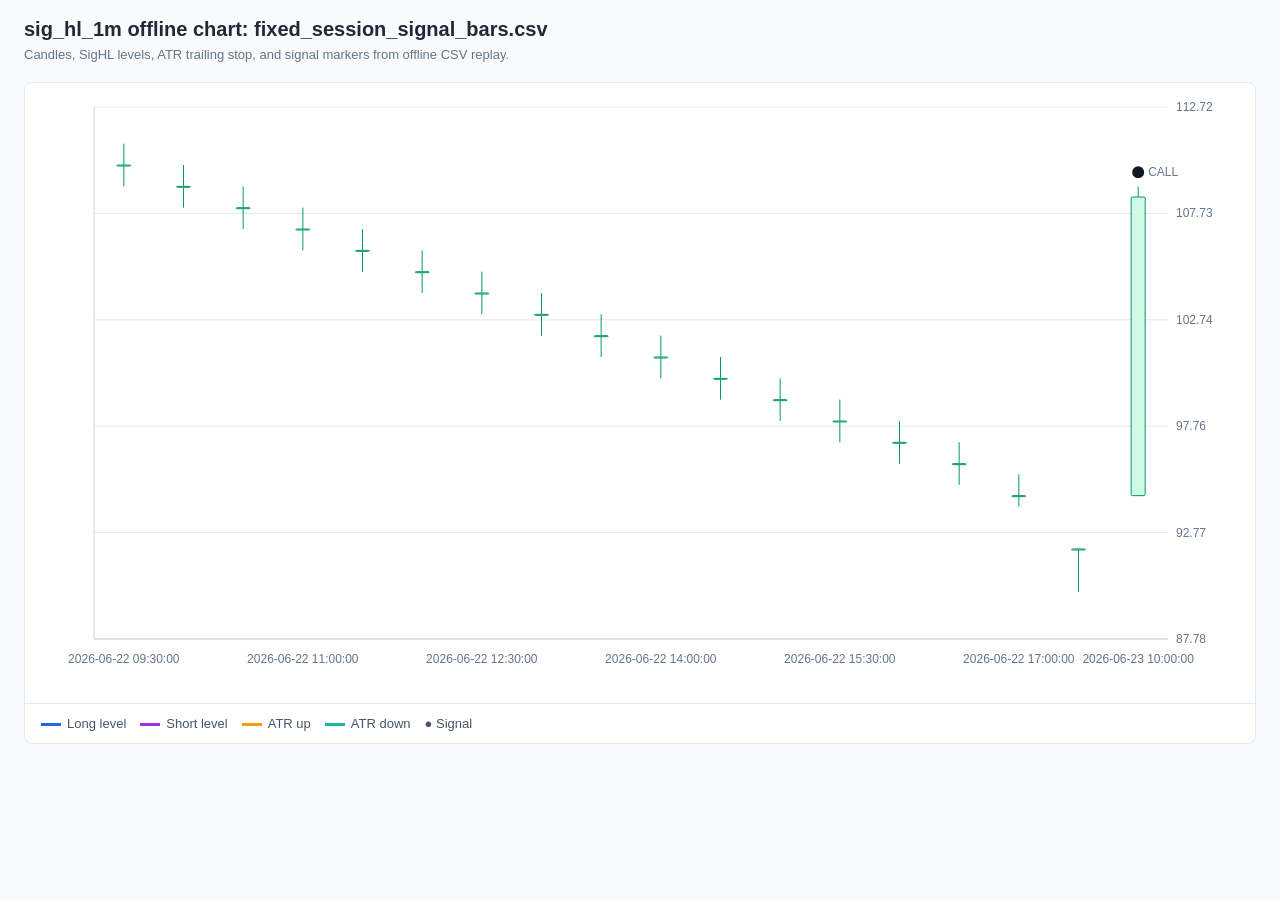
<file: data/fixed_session_signal_chart.html>
<!doctype html>
<html lang="en">
<head>
  <meta charset="utf-8">
  <meta name="viewport" content="width=device-width, initial-scale=1">
  <title>sig_hl_1m offline chart: fixed_session_signal_bars.csv</title>
  <style>
    body {
      margin: 0;
      font-family: Arial, sans-serif;
      color: #1f2937;
      background: #f8fafc;
    }
    header {
      padding: 18px 24px 8px;
    }
    h1 {
      margin: 0;
      font-size: 20px;
      font-weight: 700;
    }
    .meta {
      margin-top: 6px;
      color: #64748b;
      font-size: 13px;
    }
    .wrap {
      padding: 12px 24px 24px;
    }
    .panel {
      background: #ffffff;
      border: 1px solid #e2e8f0;
      border-radius: 8px;
      overflow: hidden;
    }
    svg {
      display: block;
      width: 100%;
      height: 620px;
    }
    .axis {
      stroke: #cbd5e1;
      stroke-width: 1;
    }
    .grid {
      stroke: #e2e8f0;
      stroke-width: 1;
    }
    .label {
      fill: #64748b;
      font-size: 12px;
    }
    .up {
      stroke: #059669;
      fill: #d1fae5;
    }
    .down {
      stroke: #dc2626;
      fill: #fee2e2;
    }
    .level-long {
      stroke: #2563eb;
      stroke-width: 1.5;
      stroke-dasharray: 5 4;
      fill: none;
    }
    .level-short {
      stroke: #9333ea;
      stroke-width: 1.5;
      stroke-dasharray: 5 4;
      fill: none;
    }
    .atr-up {
      stroke: #f59e0b;
      stroke-width: 1.5;
      fill: none;
    }
    .atr-dn {
      stroke: #14b8a6;
      stroke-width: 1.5;
      fill: none;
    }
    .signal {
      fill: #111827;
      stroke: #ffffff;
      stroke-width: 2;
    }
    .legend {
      display: flex;
      flex-wrap: wrap;
      gap: 14px;
      padding: 12px 16px;
      border-top: 1px solid #e2e8f0;
      font-size: 13px;
      color: #475569;
    }
    .swatch {
      display: inline-block;
      width: 20px;
      height: 3px;
      margin-right: 6px;
      vertical-align: middle;
    }
  </style>
</head>
<body>
  <header>
    <h1>sig_hl_1m offline chart: fixed_session_signal_bars.csv</h1>
    <div class="meta">Candles, SigHL levels, ATR trailing stop, and signal markers from offline CSV replay.</div>
  </header>
  <div class="wrap">
    <div class="panel">
      <svg id="chart" role="img" aria-label="sig_hl_1m offline chart: fixed_session_signal_bars.csv"></svg>
      <div class="legend">
        <span><span class="swatch" style="background:#2563eb"></span>Long level</span>
        <span><span class="swatch" style="background:#9333ea"></span>Short level</span>
        <span><span class="swatch" style="background:#f59e0b"></span>ATR up</span>
        <span><span class="swatch" style="background:#14b8a6"></span>ATR down</span>
        <span>● Signal</span>
      </div>
    </div>
  </div>
  <script>
    const rows = [{"index": 1, "time": "2026-06-22 09:30:00", "open": 110.0, "high": 111.0, "low": 109.0, "close": 110.0, "signal": null, "reason": null, "longLevel": null, "shortLevel": null, "atrUp": null, "atrDn": null}, {"index": 2, "time": "2026-06-22 10:00:00", "open": 109.0, "high": 110.0, "low": 108.0, "close": 109.0, "signal": null, "reason": null, "longLevel": null, "shortLevel": null, "atrUp": null, "atrDn": null}, {"index": 3, "time": "2026-06-22 10:30:00", "open": 108.0, "high": 109.0, "low": 107.0, "close": 108.0, "signal": null, "reason": null, "longLevel": null, "shortLevel": null, "atrUp": null, "atrDn": null}, {"index": 4, "time": "2026-06-22 11:00:00", "open": 107.0, "high": 108.0, "low": 106.0, "close": 107.0, "signal": null, "reason": null, "longLevel": null, "shortLevel": null, "atrUp": null, "atrDn": null}, {"index": 5, "time": "2026-06-22 11:30:00", "open": 106.0, "high": 107.0, "low": 105.0, "close": 106.0, "signal": null, "reason": null, "longLevel": null, "shortLevel": null, "atrUp": null, "atrDn": null}, {"index": 6, "time": "2026-06-22 12:00:00", "open": 105.0, "high": 106.0, "low": 104.0, "close": 105.0, "signal": null, "reason": null, "longLevel": null, "shortLevel": null, "atrUp": null, "atrDn": null}, {"index": 7, "time": "2026-06-22 12:30:00", "open": 104.0, "high": 105.0, "low": 103.0, "close": 104.0, "signal": null, "reason": null, "longLevel": null, "shortLevel": null, "atrUp": null, "atrDn": null}, {"index": 8, "time": "2026-06-22 13:00:00", "open": 103.0, "high": 104.0, "low": 102.0, "close": 103.0, "signal": null, "reason": null, "longLevel": null, "shortLevel": null, "atrUp": null, "atrDn": null}, {"index": 9, "time": "2026-06-22 13:30:00", "open": 102.0, "high": 103.0, "low": 101.0, "close": 102.0, "signal": null, "reason": null, "longLevel": null, "shortLevel": null, "atrUp": null, "atrDn": null}, {"index": 10, "time": "2026-06-22 14:00:00", "open": 101.0, "high": 102.0, "low": 100.0, "close": 101.0, "signal": null, "reason": null, "longLevel": null, "shortLevel": null, "atrUp": null, "atrDn": null}, {"index": 11, "time": "2026-06-22 14:30:00", "open": 100.0, "high": 101.0, "low": 99.0, "close": 100.0, "signal": null, "reason": null, "longLevel": null, "shortLevel": null, "atrUp": null, "atrDn": null}, {"index": 12, "time": "2026-06-22 15:00:00", "open": 99.0, "high": 100.0, "low": 98.0, "close": 99.0, "signal": null, "reason": null, "longLevel": null, "shortLevel": null, "atrUp": null, "atrDn": null}, {"index": 13, "time": "2026-06-22 15:30:00", "open": 98.0, "high": 99.0, "low": 97.0, "close": 98.0, "signal": null, "reason": null, "longLevel": null, "shortLevel": null, "atrUp": null, "atrDn": null}, {"index": 14, "time": "2026-06-22 16:00:00", "open": 97.0, "high": 98.0, "low": 96.0, "close": 97.0, "signal": null, "reason": null, "longLevel": null, "shortLevel": null, "atrUp": null, "atrDn": null}, {"index": 15, "time": "2026-06-22 16:30:00", "open": 96.0, "high": 97.0, "low": 95.0, "close": 96.0, "signal": null, "reason": null, "longLevel": null, "shortLevel": null, "atrUp": null, "atrDn": null}, {"index": 16, "time": "2026-06-22 17:00:00", "open": 94.5, "high": 95.5, "low": 94.0, "close": 94.5, "signal": null, "reason": null, "longLevel": null, "shortLevel": null, "atrUp": null, "atrDn": null}, {"index": 17, "time": "2026-06-23 09:30:00", "open": 92.0, "high": 92.0, "low": 90.0, "close": 92.0, "signal": null, "reason": null, "longLevel": null, "shortLevel": null, "atrUp": null, "atrDn": null}, {"index": 18, "time": "2026-06-23 10:00:00", "open": 94.5, "high": 109.0, "low": 106.0, "close": 108.5, "signal": "CALL", "reason": "SigHL long signal with ATR trailing stop call confirmation", "longLevel": 107.5, "shortLevel": 89.5, "atrUp": 103.775, "atrDn": 93.25}];
    const svg = document.getElementById("chart");
    const width = 1200;
    const height = 620;
    const margin = { top: 24, right: 72, bottom: 64, left: 54 };
    const plotWidth = width - margin.left - margin.right;
    const plotHeight = height - margin.top - margin.bottom;
    svg.setAttribute("viewBox", `0 0 ${width} ${height}`);

    const values = [];
    for (const row of rows) {
      values.push(row.high, row.low);
      for (const key of ["longLevel", "shortLevel", "atrUp", "atrDn"]) {
        if (row[key] !== null && row[key] !== undefined) values.push(Number(row[key]));
      }
    }
    const minValue = Math.min(...values);
    const maxValue = Math.max(...values);
    const pad = Math.max((maxValue - minValue) * 0.08, 0.5);
    const yMin = minValue - pad;
    const yMax = maxValue + pad;
    const candleStep = plotWidth / Math.max(rows.length, 1);
    const candleWidth = Math.max(Math.min(candleStep * 0.58, 14), 4);

    function x(index) {
      return margin.left + (index - 0.5) * candleStep;
    }
    function y(value) {
      return margin.top + (yMax - value) / (yMax - yMin) * plotHeight;
    }
    function add(tag, attrs, text) {
      const node = document.createElementNS("http://www.w3.org/2000/svg", tag);
      for (const [key, value] of Object.entries(attrs)) node.setAttribute(key, value);
      if (text !== undefined) node.textContent = text;
      svg.appendChild(node);
      return node;
    }
    function pathFor(key) {
      let d = "";
      for (const row of rows) {
        const value = row[key];
        if (value === null || value === undefined) continue;
        d += `${d ? "L" : "M"} ${x(row.index)} ${y(Number(value))} `;
      }
      return d.trim();
    }

    for (let i = 0; i <= 5; i++) {
      const value = yMin + (yMax - yMin) * i / 5;
      const py = y(value);
      add("line", { class: "grid", x1: margin.left, y1: py, x2: width - margin.right, y2: py });
      add("text", { class: "label", x: width - margin.right + 8, y: py + 4 }, value.toFixed(2));
    }

    add("line", { class: "axis", x1: margin.left, y1: margin.top, x2: margin.left, y2: height - margin.bottom });
    add("line", { class: "axis", x1: margin.left, y1: height - margin.bottom, x2: width - margin.right, y2: height - margin.bottom });

    add("path", { class: "level-long", d: pathFor("longLevel") });
    add("path", { class: "level-short", d: pathFor("shortLevel") });
    add("path", { class: "atr-up", d: pathFor("atrUp") });
    add("path", { class: "atr-dn", d: pathFor("atrDn") });

    for (const row of rows) {
      const cx = x(row.index);
      const isUp = row.close >= row.open;
      add("line", { class: isUp ? "up" : "down", x1: cx, y1: y(row.high), x2: cx, y2: y(row.low) });
      const bodyTop = y(Math.max(row.open, row.close));
      const bodyHeight = Math.max(Math.abs(y(row.open) - y(row.close)), 1);
      add("rect", {
        class: isUp ? "up" : "down",
        x: cx - candleWidth / 2,
        y: bodyTop,
        width: candleWidth,
        height: bodyHeight,
        rx: 1
      });

      if (row.signal) {
        add("circle", { class: "signal", cx, cy: y(row.high) - 14, r: 7 });
        add("text", { class: "label", x: cx + 10, y: y(row.high) - 10 }, row.signal);
      }
    }

    const labelEvery = Math.max(Math.ceil(rows.length / 8), 1);
    for (const row of rows) {
      if ((row.index - 1) % labelEvery !== 0 && row.index !== rows.length) continue;
      add("text", {
        class: "label",
        x: x(row.index),
        y: height - margin.bottom + 24,
        "text-anchor": "middle"
      }, row.time);
    }
  </script>
</body>
</html>
</file>
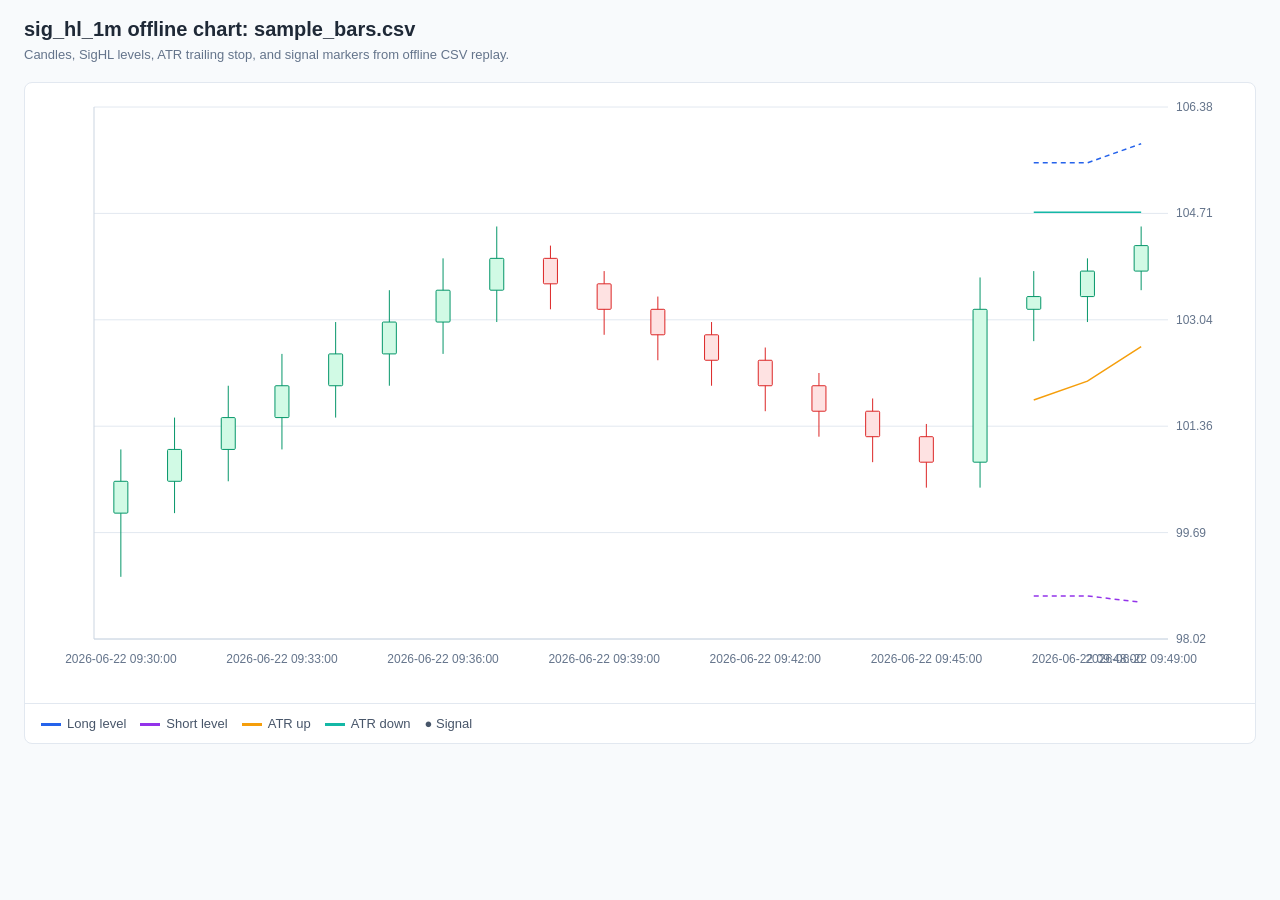
<file: data/sample_chart.html>
<!doctype html>
<html lang="en">
<head>
  <meta charset="utf-8">
  <meta name="viewport" content="width=device-width, initial-scale=1">
  <title>sig_hl_1m offline chart: sample_bars.csv</title>
  <style>
    body {
      margin: 0;
      font-family: Arial, sans-serif;
      color: #1f2937;
      background: #f8fafc;
    }
    header {
      padding: 18px 24px 8px;
    }
    h1 {
      margin: 0;
      font-size: 20px;
      font-weight: 700;
    }
    .meta {
      margin-top: 6px;
      color: #64748b;
      font-size: 13px;
    }
    .wrap {
      padding: 12px 24px 24px;
    }
    .panel {
      background: #ffffff;
      border: 1px solid #e2e8f0;
      border-radius: 8px;
      overflow: hidden;
    }
    svg {
      display: block;
      width: 100%;
      height: 620px;
    }
    .axis {
      stroke: #cbd5e1;
      stroke-width: 1;
    }
    .grid {
      stroke: #e2e8f0;
      stroke-width: 1;
    }
    .label {
      fill: #64748b;
      font-size: 12px;
    }
    .up {
      stroke: #059669;
      fill: #d1fae5;
    }
    .down {
      stroke: #dc2626;
      fill: #fee2e2;
    }
    .level-long {
      stroke: #2563eb;
      stroke-width: 1.5;
      stroke-dasharray: 5 4;
      fill: none;
    }
    .level-short {
      stroke: #9333ea;
      stroke-width: 1.5;
      stroke-dasharray: 5 4;
      fill: none;
    }
    .atr-up {
      stroke: #f59e0b;
      stroke-width: 1.5;
      fill: none;
    }
    .atr-dn {
      stroke: #14b8a6;
      stroke-width: 1.5;
      fill: none;
    }
    .signal {
      fill: #111827;
      stroke: #ffffff;
      stroke-width: 2;
    }
    .legend {
      display: flex;
      flex-wrap: wrap;
      gap: 14px;
      padding: 12px 16px;
      border-top: 1px solid #e2e8f0;
      font-size: 13px;
      color: #475569;
    }
    .swatch {
      display: inline-block;
      width: 20px;
      height: 3px;
      margin-right: 6px;
      vertical-align: middle;
    }
  </style>
</head>
<body>
  <header>
    <h1>sig_hl_1m offline chart: sample_bars.csv</h1>
    <div class="meta">Candles, SigHL levels, ATR trailing stop, and signal markers from offline CSV replay.</div>
  </header>
  <div class="wrap">
    <div class="panel">
      <svg id="chart" role="img" aria-label="sig_hl_1m offline chart: sample_bars.csv"></svg>
      <div class="legend">
        <span><span class="swatch" style="background:#2563eb"></span>Long level</span>
        <span><span class="swatch" style="background:#9333ea"></span>Short level</span>
        <span><span class="swatch" style="background:#f59e0b"></span>ATR up</span>
        <span><span class="swatch" style="background:#14b8a6"></span>ATR down</span>
        <span>● Signal</span>
      </div>
    </div>
  </div>
  <script>
    const rows = [{"index": 1, "time": "2026-06-22 09:30:00", "open": 100.0, "high": 101.0, "low": 99.0, "close": 100.5, "signal": null, "reason": null, "longLevel": null, "shortLevel": null, "atrUp": null, "atrDn": null}, {"index": 2, "time": "2026-06-22 09:31:00", "open": 100.5, "high": 101.5, "low": 100.0, "close": 101.0, "signal": null, "reason": null, "longLevel": null, "shortLevel": null, "atrUp": null, "atrDn": null}, {"index": 3, "time": "2026-06-22 09:32:00", "open": 101.0, "high": 102.0, "low": 100.5, "close": 101.5, "signal": null, "reason": null, "longLevel": null, "shortLevel": null, "atrUp": null, "atrDn": null}, {"index": 4, "time": "2026-06-22 09:33:00", "open": 101.5, "high": 102.5, "low": 101.0, "close": 102.0, "signal": null, "reason": null, "longLevel": null, "shortLevel": null, "atrUp": null, "atrDn": null}, {"index": 5, "time": "2026-06-22 09:34:00", "open": 102.0, "high": 103.0, "low": 101.5, "close": 102.5, "signal": null, "reason": null, "longLevel": null, "shortLevel": null, "atrUp": null, "atrDn": null}, {"index": 6, "time": "2026-06-22 09:35:00", "open": 102.5, "high": 103.5, "low": 102.0, "close": 103.0, "signal": null, "reason": null, "longLevel": null, "shortLevel": null, "atrUp": null, "atrDn": null}, {"index": 7, "time": "2026-06-22 09:36:00", "open": 103.0, "high": 104.0, "low": 102.5, "close": 103.5, "signal": null, "reason": null, "longLevel": null, "shortLevel": null, "atrUp": null, "atrDn": null}, {"index": 8, "time": "2026-06-22 09:37:00", "open": 103.5, "high": 104.5, "low": 103.0, "close": 104.0, "signal": null, "reason": null, "longLevel": null, "shortLevel": null, "atrUp": null, "atrDn": null}, {"index": 9, "time": "2026-06-22 09:38:00", "open": 104.0, "high": 104.2, "low": 103.2, "close": 103.6, "signal": null, "reason": null, "longLevel": null, "shortLevel": null, "atrUp": null, "atrDn": null}, {"index": 10, "time": "2026-06-22 09:39:00", "open": 103.6, "high": 103.8, "low": 102.8, "close": 103.2, "signal": null, "reason": null, "longLevel": null, "shortLevel": null, "atrUp": null, "atrDn": null}, {"index": 11, "time": "2026-06-22 09:40:00", "open": 103.2, "high": 103.4, "low": 102.4, "close": 102.8, "signal": null, "reason": null, "longLevel": null, "shortLevel": null, "atrUp": null, "atrDn": null}, {"index": 12, "time": "2026-06-22 09:41:00", "open": 102.8, "high": 103.0, "low": 102.0, "close": 102.4, "signal": null, "reason": null, "longLevel": null, "shortLevel": null, "atrUp": null, "atrDn": null}, {"index": 13, "time": "2026-06-22 09:42:00", "open": 102.4, "high": 102.6, "low": 101.6, "close": 102.0, "signal": null, "reason": null, "longLevel": null, "shortLevel": null, "atrUp": null, "atrDn": null}, {"index": 14, "time": "2026-06-22 09:43:00", "open": 102.0, "high": 102.2, "low": 101.2, "close": 101.6, "signal": null, "reason": null, "longLevel": null, "shortLevel": null, "atrUp": null, "atrDn": null}, {"index": 15, "time": "2026-06-22 09:44:00", "open": 101.6, "high": 101.8, "low": 100.8, "close": 101.2, "signal": null, "reason": null, "longLevel": null, "shortLevel": null, "atrUp": null, "atrDn": null}, {"index": 16, "time": "2026-06-22 09:45:00", "open": 101.2, "high": 101.4, "low": 100.4, "close": 100.8, "signal": null, "reason": null, "longLevel": null, "shortLevel": null, "atrUp": null, "atrDn": null}, {"index": 17, "time": "2026-06-22 09:46:00", "open": 100.8, "high": 103.7, "low": 100.4, "close": 103.2, "signal": null, "reason": null, "longLevel": null, "shortLevel": null, "atrUp": null, "atrDn": null}, {"index": 18, "time": "2026-06-22 09:47:00", "open": 103.2, "high": 103.8, "low": 102.7, "close": 103.4, "signal": null, "reason": null, "longLevel": 105.5, "shortLevel": 98.70000000000002, "atrUp": 101.77527487145167, "atrDn": 104.72472512854833}, {"index": 19, "time": "2026-06-22 09:48:00", "open": 103.4, "high": 104.0, "low": 103.0, "close": 103.8, "signal": null, "reason": null, "longLevel": 105.5, "shortLevel": 98.70000000000002, "atrUp": 102.0727473843065, "atrDn": 104.72472512854833}, {"index": 20, "time": "2026-06-22 09:49:00", "open": 103.8, "high": 104.5, "low": 103.5, "close": 104.2, "signal": null, "reason": null, "longLevel": 105.8, "shortLevel": 98.60000000000001, "atrUp": 102.61547264587585, "atrDn": 104.72472512854833}];
    const svg = document.getElementById("chart");
    const width = 1200;
    const height = 620;
    const margin = { top: 24, right: 72, bottom: 64, left: 54 };
    const plotWidth = width - margin.left - margin.right;
    const plotHeight = height - margin.top - margin.bottom;
    svg.setAttribute("viewBox", `0 0 ${width} ${height}`);

    const values = [];
    for (const row of rows) {
      values.push(row.high, row.low);
      for (const key of ["longLevel", "shortLevel", "atrUp", "atrDn"]) {
        if (row[key] !== null && row[key] !== undefined) values.push(Number(row[key]));
      }
    }
    const minValue = Math.min(...values);
    const maxValue = Math.max(...values);
    const pad = Math.max((maxValue - minValue) * 0.08, 0.5);
    const yMin = minValue - pad;
    const yMax = maxValue + pad;
    const candleStep = plotWidth / Math.max(rows.length, 1);
    const candleWidth = Math.max(Math.min(candleStep * 0.58, 14), 4);

    function x(index) {
      return margin.left + (index - 0.5) * candleStep;
    }
    function y(value) {
      return margin.top + (yMax - value) / (yMax - yMin) * plotHeight;
    }
    function add(tag, attrs, text) {
      const node = document.createElementNS("http://www.w3.org/2000/svg", tag);
      for (const [key, value] of Object.entries(attrs)) node.setAttribute(key, value);
      if (text !== undefined) node.textContent = text;
      svg.appendChild(node);
      return node;
    }
    function pathFor(key) {
      let d = "";
      for (const row of rows) {
        const value = row[key];
        if (value === null || value === undefined) continue;
        d += `${d ? "L" : "M"} ${x(row.index)} ${y(Number(value))} `;
      }
      return d.trim();
    }

    for (let i = 0; i <= 5; i++) {
      const value = yMin + (yMax - yMin) * i / 5;
      const py = y(value);
      add("line", { class: "grid", x1: margin.left, y1: py, x2: width - margin.right, y2: py });
      add("text", { class: "label", x: width - margin.right + 8, y: py + 4 }, value.toFixed(2));
    }

    add("line", { class: "axis", x1: margin.left, y1: margin.top, x2: margin.left, y2: height - margin.bottom });
    add("line", { class: "axis", x1: margin.left, y1: height - margin.bottom, x2: width - margin.right, y2: height - margin.bottom });

    add("path", { class: "level-long", d: pathFor("longLevel") });
    add("path", { class: "level-short", d: pathFor("shortLevel") });
    add("path", { class: "atr-up", d: pathFor("atrUp") });
    add("path", { class: "atr-dn", d: pathFor("atrDn") });

    for (const row of rows) {
      const cx = x(row.index);
      const isUp = row.close >= row.open;
      add("line", { class: isUp ? "up" : "down", x1: cx, y1: y(row.high), x2: cx, y2: y(row.low) });
      const bodyTop = y(Math.max(row.open, row.close));
      const bodyHeight = Math.max(Math.abs(y(row.open) - y(row.close)), 1);
      add("rect", {
        class: isUp ? "up" : "down",
        x: cx - candleWidth / 2,
        y: bodyTop,
        width: candleWidth,
        height: bodyHeight,
        rx: 1
      });

      if (row.signal) {
        add("circle", { class: "signal", cx, cy: y(row.high) - 14, r: 7 });
        add("text", { class: "label", x: cx + 10, y: y(row.high) - 10 }, row.signal);
      }
    }

    const labelEvery = Math.max(Math.ceil(rows.length / 8), 1);
    for (const row of rows) {
      if ((row.index - 1) % labelEvery !== 0 && row.index !== rows.length) continue;
      add("text", {
        class: "label",
        x: x(row.index),
        y: height - margin.bottom + 24,
        "text-anchor": "middle"
      }, row.time);
    }
  </script>
</body>
</html>
</file>
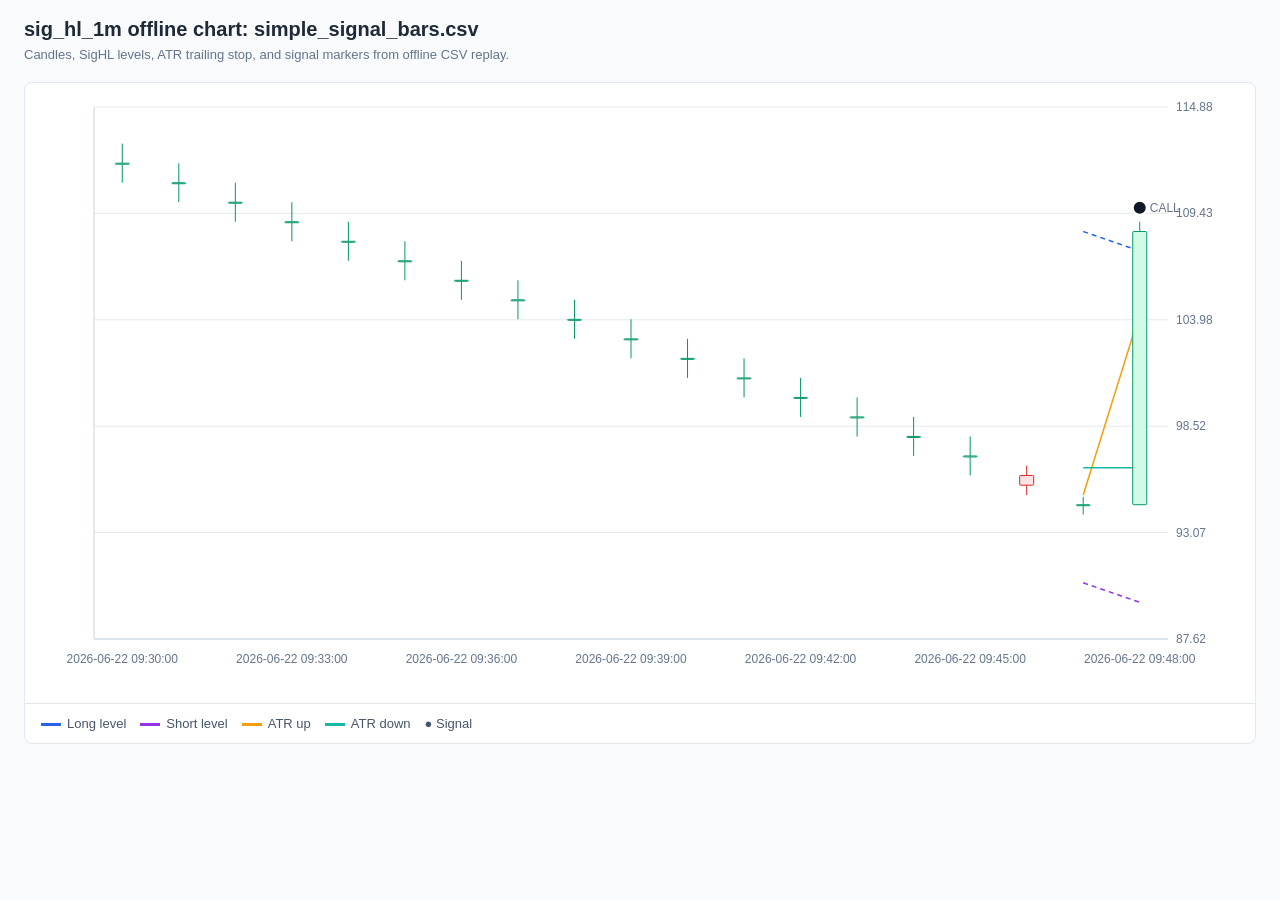
<file: data/simple_signal_chart.html>
<!doctype html>
<html lang="en">
<head>
  <meta charset="utf-8">
  <meta name="viewport" content="width=device-width, initial-scale=1">
  <title>sig_hl_1m offline chart: simple_signal_bars.csv</title>
  <style>
    body {
      margin: 0;
      font-family: Arial, sans-serif;
      color: #1f2937;
      background: #f8fafc;
    }
    header {
      padding: 18px 24px 8px;
    }
    h1 {
      margin: 0;
      font-size: 20px;
      font-weight: 700;
    }
    .meta {
      margin-top: 6px;
      color: #64748b;
      font-size: 13px;
    }
    .wrap {
      padding: 12px 24px 24px;
    }
    .panel {
      background: #ffffff;
      border: 1px solid #e2e8f0;
      border-radius: 8px;
      overflow: hidden;
    }
    svg {
      display: block;
      width: 100%;
      height: 620px;
    }
    .axis {
      stroke: #cbd5e1;
      stroke-width: 1;
    }
    .grid {
      stroke: #e2e8f0;
      stroke-width: 1;
    }
    .label {
      fill: #64748b;
      font-size: 12px;
    }
    .up {
      stroke: #059669;
      fill: #d1fae5;
    }
    .down {
      stroke: #dc2626;
      fill: #fee2e2;
    }
    .level-long {
      stroke: #2563eb;
      stroke-width: 1.5;
      stroke-dasharray: 5 4;
      fill: none;
    }
    .level-short {
      stroke: #9333ea;
      stroke-width: 1.5;
      stroke-dasharray: 5 4;
      fill: none;
    }
    .atr-up {
      stroke: #f59e0b;
      stroke-width: 1.5;
      fill: none;
    }
    .atr-dn {
      stroke: #14b8a6;
      stroke-width: 1.5;
      fill: none;
    }
    .signal {
      fill: #111827;
      stroke: #ffffff;
      stroke-width: 2;
    }
    .legend {
      display: flex;
      flex-wrap: wrap;
      gap: 14px;
      padding: 12px 16px;
      border-top: 1px solid #e2e8f0;
      font-size: 13px;
      color: #475569;
    }
    .swatch {
      display: inline-block;
      width: 20px;
      height: 3px;
      margin-right: 6px;
      vertical-align: middle;
    }
  </style>
</head>
<body>
  <header>
    <h1>sig_hl_1m offline chart: simple_signal_bars.csv</h1>
    <div class="meta">Candles, SigHL levels, ATR trailing stop, and signal markers from offline CSV replay.</div>
  </header>
  <div class="wrap">
    <div class="panel">
      <svg id="chart" role="img" aria-label="sig_hl_1m offline chart: simple_signal_bars.csv"></svg>
      <div class="legend">
        <span><span class="swatch" style="background:#2563eb"></span>Long level</span>
        <span><span class="swatch" style="background:#9333ea"></span>Short level</span>
        <span><span class="swatch" style="background:#f59e0b"></span>ATR up</span>
        <span><span class="swatch" style="background:#14b8a6"></span>ATR down</span>
        <span>● Signal</span>
      </div>
    </div>
  </div>
  <script>
    const rows = [{"index": 1, "time": "2026-06-22 09:30:00", "open": 112.0, "high": 113.0, "low": 111.0, "close": 112.0, "signal": null, "reason": null, "longLevel": null, "shortLevel": null, "atrUp": null, "atrDn": null}, {"index": 2, "time": "2026-06-22 09:31:00", "open": 111.0, "high": 112.0, "low": 110.0, "close": 111.0, "signal": null, "reason": null, "longLevel": null, "shortLevel": null, "atrUp": null, "atrDn": null}, {"index": 3, "time": "2026-06-22 09:32:00", "open": 110.0, "high": 111.0, "low": 109.0, "close": 110.0, "signal": null, "reason": null, "longLevel": null, "shortLevel": null, "atrUp": null, "atrDn": null}, {"index": 4, "time": "2026-06-22 09:33:00", "open": 109.0, "high": 110.0, "low": 108.0, "close": 109.0, "signal": null, "reason": null, "longLevel": null, "shortLevel": null, "atrUp": null, "atrDn": null}, {"index": 5, "time": "2026-06-22 09:34:00", "open": 108.0, "high": 109.0, "low": 107.0, "close": 108.0, "signal": null, "reason": null, "longLevel": null, "shortLevel": null, "atrUp": null, "atrDn": null}, {"index": 6, "time": "2026-06-22 09:35:00", "open": 107.0, "high": 108.0, "low": 106.0, "close": 107.0, "signal": null, "reason": null, "longLevel": null, "shortLevel": null, "atrUp": null, "atrDn": null}, {"index": 7, "time": "2026-06-22 09:36:00", "open": 106.0, "high": 107.0, "low": 105.0, "close": 106.0, "signal": null, "reason": null, "longLevel": null, "shortLevel": null, "atrUp": null, "atrDn": null}, {"index": 8, "time": "2026-06-22 09:37:00", "open": 105.0, "high": 106.0, "low": 104.0, "close": 105.0, "signal": null, "reason": null, "longLevel": null, "shortLevel": null, "atrUp": null, "atrDn": null}, {"index": 9, "time": "2026-06-22 09:38:00", "open": 104.0, "high": 105.0, "low": 103.0, "close": 104.0, "signal": null, "reason": null, "longLevel": null, "shortLevel": null, "atrUp": null, "atrDn": null}, {"index": 10, "time": "2026-06-22 09:39:00", "open": 103.0, "high": 104.0, "low": 102.0, "close": 103.0, "signal": null, "reason": null, "longLevel": null, "shortLevel": null, "atrUp": null, "atrDn": null}, {"index": 11, "time": "2026-06-22 09:40:00", "open": 102.0, "high": 103.0, "low": 101.0, "close": 102.0, "signal": null, "reason": null, "longLevel": null, "shortLevel": null, "atrUp": null, "atrDn": null}, {"index": 12, "time": "2026-06-22 09:41:00", "open": 101.0, "high": 102.0, "low": 100.0, "close": 101.0, "signal": null, "reason": null, "longLevel": null, "shortLevel": null, "atrUp": null, "atrDn": null}, {"index": 13, "time": "2026-06-22 09:42:00", "open": 100.0, "high": 101.0, "low": 99.0, "close": 100.0, "signal": null, "reason": null, "longLevel": null, "shortLevel": null, "atrUp": null, "atrDn": null}, {"index": 14, "time": "2026-06-22 09:43:00", "open": 99.0, "high": 100.0, "low": 98.0, "close": 99.0, "signal": null, "reason": null, "longLevel": null, "shortLevel": null, "atrUp": null, "atrDn": null}, {"index": 15, "time": "2026-06-22 09:44:00", "open": 98.0, "high": 99.0, "low": 97.0, "close": 98.0, "signal": null, "reason": null, "longLevel": null, "shortLevel": null, "atrUp": null, "atrDn": null}, {"index": 16, "time": "2026-06-22 09:45:00", "open": 97.0, "high": 98.0, "low": 96.0, "close": 97.0, "signal": null, "reason": null, "longLevel": null, "shortLevel": null, "atrUp": null, "atrDn": null}, {"index": 17, "time": "2026-06-22 09:46:00", "open": 96.0, "high": 96.5, "low": 95.0, "close": 95.5, "signal": null, "reason": null, "longLevel": null, "shortLevel": null, "atrUp": null, "atrDn": null}, {"index": 18, "time": "2026-06-22 09:47:00", "open": 94.5, "high": 94.9, "low": 94.0, "close": 94.5, "signal": null, "reason": null, "longLevel": 108.5, "shortLevel": 90.5, "atrUp": 95.0, "atrDn": 96.4}, {"index": 19, "time": "2026-06-22 09:48:00", "open": 94.5, "high": 109.0, "low": 106.0, "close": 108.5, "signal": "CALL", "reason": "SigHL long signal with ATR trailing stop call confirmation", "longLevel": 107.5, "shortLevel": 89.5, "atrUp": 104.295, "atrDn": 96.4}];
    const svg = document.getElementById("chart");
    const width = 1200;
    const height = 620;
    const margin = { top: 24, right: 72, bottom: 64, left: 54 };
    const plotWidth = width - margin.left - margin.right;
    const plotHeight = height - margin.top - margin.bottom;
    svg.setAttribute("viewBox", `0 0 ${width} ${height}`);

    const values = [];
    for (const row of rows) {
      values.push(row.high, row.low);
      for (const key of ["longLevel", "shortLevel", "atrUp", "atrDn"]) {
        if (row[key] !== null && row[key] !== undefined) values.push(Number(row[key]));
      }
    }
    const minValue = Math.min(...values);
    const maxValue = Math.max(...values);
    const pad = Math.max((maxValue - minValue) * 0.08, 0.5);
    const yMin = minValue - pad;
    const yMax = maxValue + pad;
    const candleStep = plotWidth / Math.max(rows.length, 1);
    const candleWidth = Math.max(Math.min(candleStep * 0.58, 14), 4);

    function x(index) {
      return margin.left + (index - 0.5) * candleStep;
    }
    function y(value) {
      return margin.top + (yMax - value) / (yMax - yMin) * plotHeight;
    }
    function add(tag, attrs, text) {
      const node = document.createElementNS("http://www.w3.org/2000/svg", tag);
      for (const [key, value] of Object.entries(attrs)) node.setAttribute(key, value);
      if (text !== undefined) node.textContent = text;
      svg.appendChild(node);
      return node;
    }
    function pathFor(key) {
      let d = "";
      for (const row of rows) {
        const value = row[key];
        if (value === null || value === undefined) continue;
        d += `${d ? "L" : "M"} ${x(row.index)} ${y(Number(value))} `;
      }
      return d.trim();
    }

    for (let i = 0; i <= 5; i++) {
      const value = yMin + (yMax - yMin) * i / 5;
      const py = y(value);
      add("line", { class: "grid", x1: margin.left, y1: py, x2: width - margin.right, y2: py });
      add("text", { class: "label", x: width - margin.right + 8, y: py + 4 }, value.toFixed(2));
    }

    add("line", { class: "axis", x1: margin.left, y1: margin.top, x2: margin.left, y2: height - margin.bottom });
    add("line", { class: "axis", x1: margin.left, y1: height - margin.bottom, x2: width - margin.right, y2: height - margin.bottom });

    add("path", { class: "level-long", d: pathFor("longLevel") });
    add("path", { class: "level-short", d: pathFor("shortLevel") });
    add("path", { class: "atr-up", d: pathFor("atrUp") });
    add("path", { class: "atr-dn", d: pathFor("atrDn") });

    for (const row of rows) {
      const cx = x(row.index);
      const isUp = row.close >= row.open;
      add("line", { class: isUp ? "up" : "down", x1: cx, y1: y(row.high), x2: cx, y2: y(row.low) });
      const bodyTop = y(Math.max(row.open, row.close));
      const bodyHeight = Math.max(Math.abs(y(row.open) - y(row.close)), 1);
      add("rect", {
        class: isUp ? "up" : "down",
        x: cx - candleWidth / 2,
        y: bodyTop,
        width: candleWidth,
        height: bodyHeight,
        rx: 1
      });

      if (row.signal) {
        add("circle", { class: "signal", cx, cy: y(row.high) - 14, r: 7 });
        add("text", { class: "label", x: cx + 10, y: y(row.high) - 10 }, row.signal);
      }
    }

    const labelEvery = Math.max(Math.ceil(rows.length / 8), 1);
    for (const row of rows) {
      if ((row.index - 1) % labelEvery !== 0 && row.index !== rows.length) continue;
      add("text", {
        class: "label",
        x: x(row.index),
        y: height - margin.bottom + 24,
        "text-anchor": "middle"
      }, row.time);
    }
  </script>
</body>
</html>
</file>
